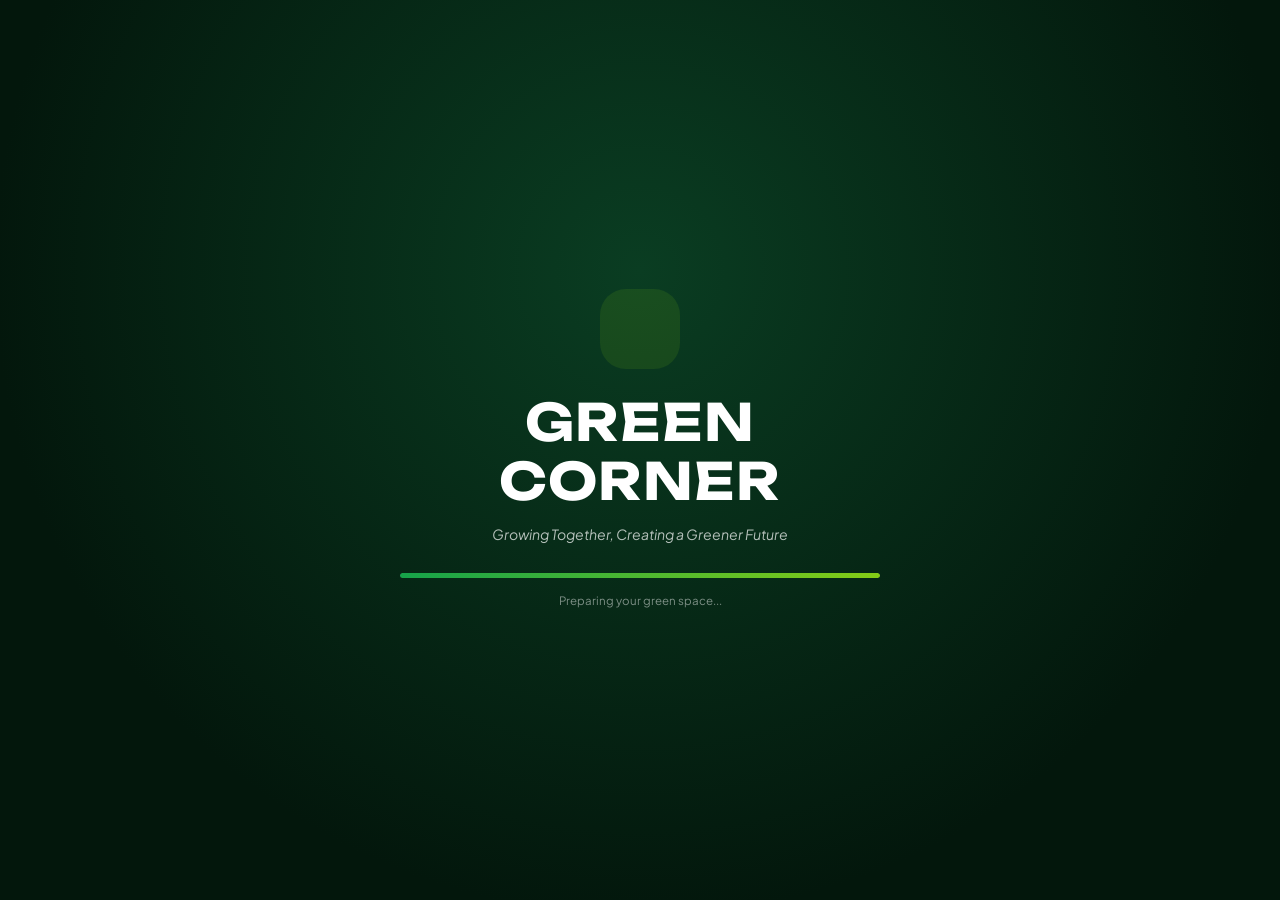
<file: index.html>
<!DOCTYPE html>
<html lang="id">

<head>

    <meta charset="UTF-8">

    <meta name="viewport"
          content="width=device-width, initial-scale=1.0">

    <title>Green Corner</title>


    <!-- Google Fonts -->

    <link rel="preconnect"
          href="https://fonts.googleapis.com">

    <link rel="preconnect"
          href="https://fonts.gstatic.com"
          crossorigin>

    <link href="https://fonts.googleapis.com/css2?family=Unbounded:wght@500;600;700;800&family=Plus+Jakarta+Sans:wght@400;500;600;700;800&display=swap"
          rel="stylesheet">


    <!-- Font Awesome -->

    <link rel="stylesheet"
          href="https://cdnjs.cloudflare.com/ajax/libs/font-awesome/6.7.2/css/all.min.css">


    <!-- Favicon -->
    <link rel="icon" type="image/png" href="assets/logo/logo.png">

    <!-- Meta Description -->
    <meta name="description" content="Green Corner - Proyek Kolaborasi Penanaman dan Perawatan Bougainvillea & Zinnia oleh Kelompok 2 SMK Negeri 2 Purwokerto.">

    <!-- CSS -->
    <link rel="stylesheet"
          href="style.css">
</head>


<body>


    <!-- =====================================================
         LOADING SCREEN
    ====================================================== -->

    <div id="loading-screen">

        <div class="loader-content">

            <div class="loader-icon">
                <span class="grow-stage stage-seed">🌱</span>
                <span class="grow-stage stage-sprout">🌷</span>
                <span class="grow-stage stage-leaf">🌿</span>
            </div>

            <h1>GREEN CORNER</h1>

            <p>
                Growing Together, Creating a Greener Future
            </p>

            <div class="loader-bar">

                <div class="loader-progress"></div>

            </div>

            <span class="loader-text">
                Preparing your green space...
            </span>

        </div>

    </div>



    <!-- =====================================================
         MAIN WEBSITE
    ====================================================== -->

    <main id="main-content">


        <section class="intro">

            <!-- dekorasi daun melayang -->
            <div class="intro-deco" aria-hidden="true">
                <span class="intro-leaf">🍃</span>
                <span class="intro-leaf">🌿</span>
                <span class="intro-leaf">🍃</span>
                <span class="intro-leaf">🌱</span>
                <span class="intro-leaf">🍃</span>
                <span class="intro-leaf">🌿</span>
            </div>


            <div class="intro-inner">


                <!-- ATAS: identitas sekolah -->
                <div class="intro-top">

                    <p class="small-title">
                        SMK NEGERI 2 PURWOKERTO
                    </p>

                </div>


                <!-- TENGAH: judul + tombol -->
                <div class="intro-center">


                    <h1>
                        GREEN <span>CORNER</span>
                    </h1>


                    <p class="group-name">
                        KELOMPOK 2
                    </p>


                    <p class="description">

                        A small step toward a greener,
                        more beautiful, and sustainable environment.

                    </p>


                    <a href="home.html"
                       class="start-button">

                        <i class="fa-solid fa-seedling"></i>

                        Jelajahi Website

                    </a>


                </div>


                <!-- BAWAH: info ringkas -->
                <div class="intro-bottom">

                    <div class="intro-stats">

                        <span class="intro-stat">
                            <i class="fa-solid fa-leaf"></i>
                            2 Jenis Tanaman
                        </span>

                        <span class="intro-stat">
                            <i class="fa-solid fa-users"></i>
                            6 Anggota
                        </span>

                        <span class="intro-stat">
                            <i class="fa-solid fa-calendar"></i>
                            2026 – 2027
                        </span>

                    </div>

                    <p class="intro-foot">
                        Proyek Kolaborasi · Penanaman &amp; Perawatan
                    </p>

                </div>


            </div>

        </section>


    </main>



    <!-- JavaScript -->

    <script src="js/script.js"></script>

</body>

</html>
</file>
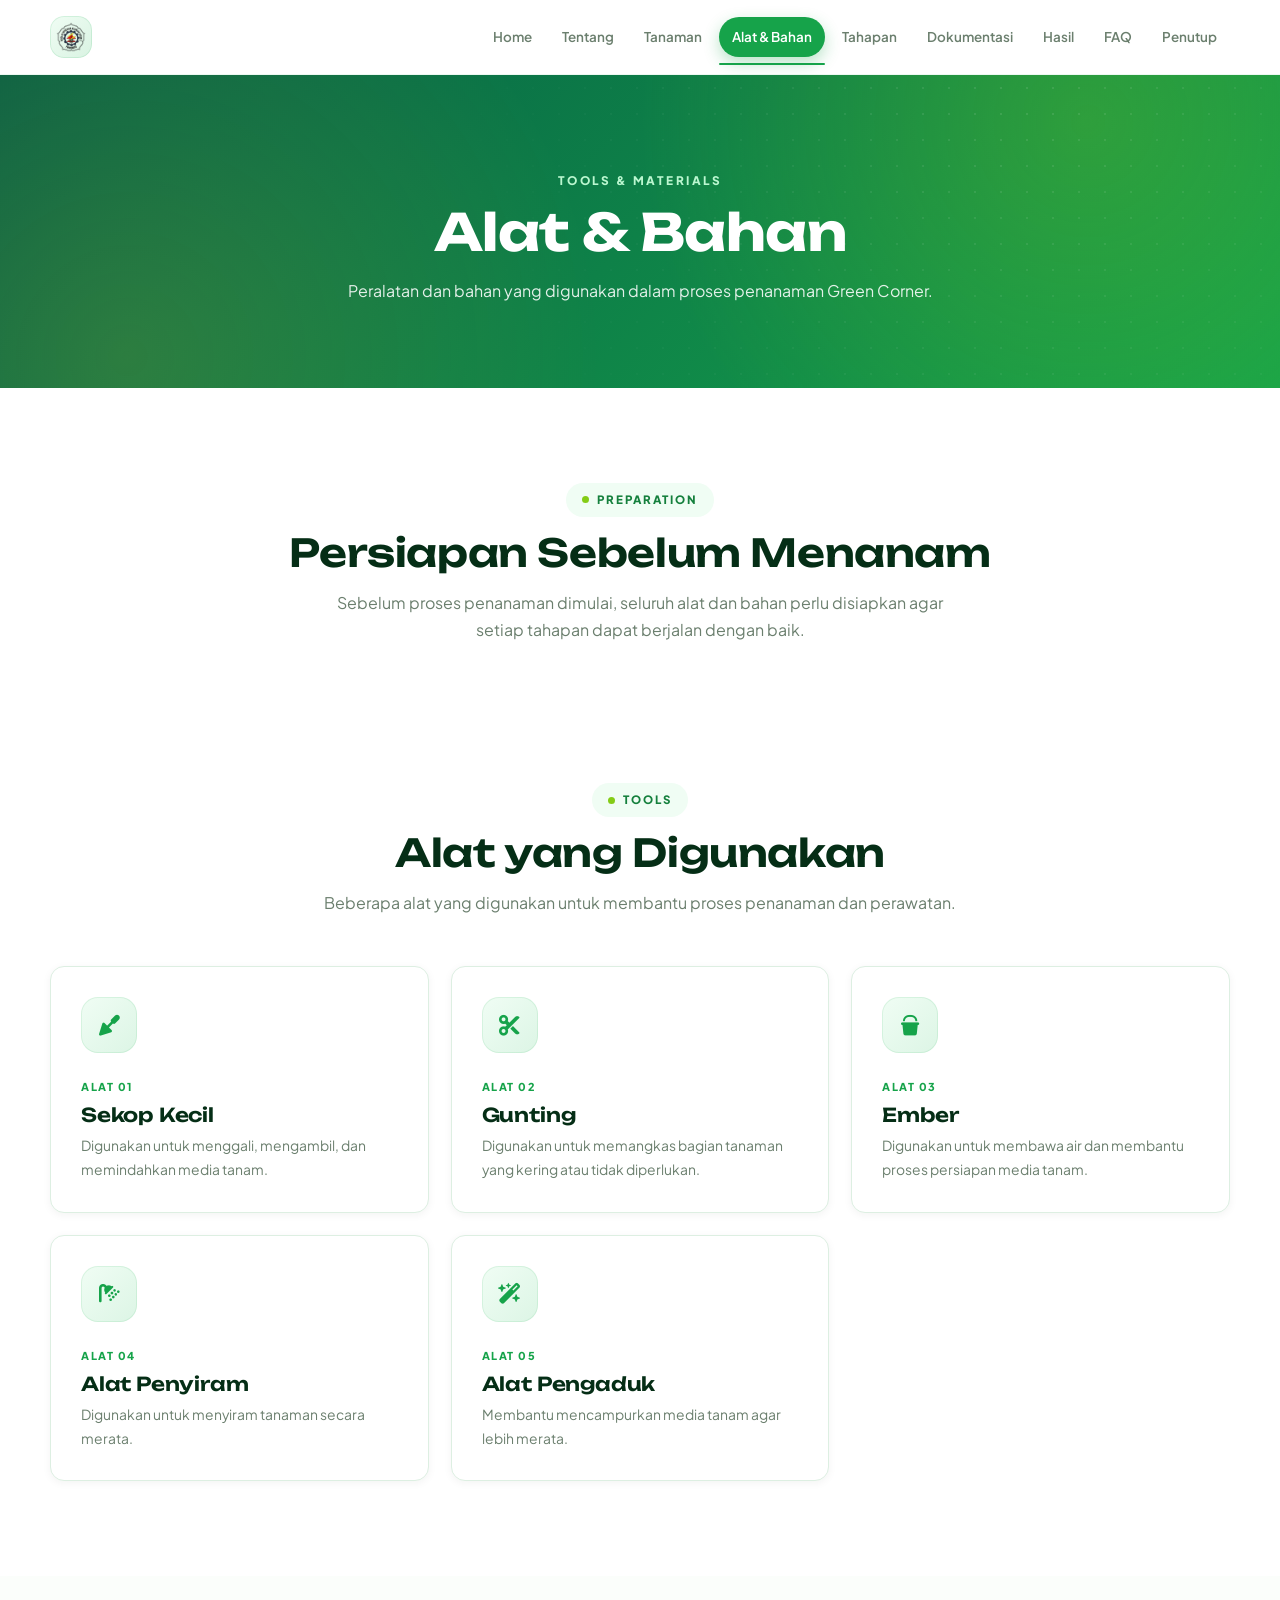
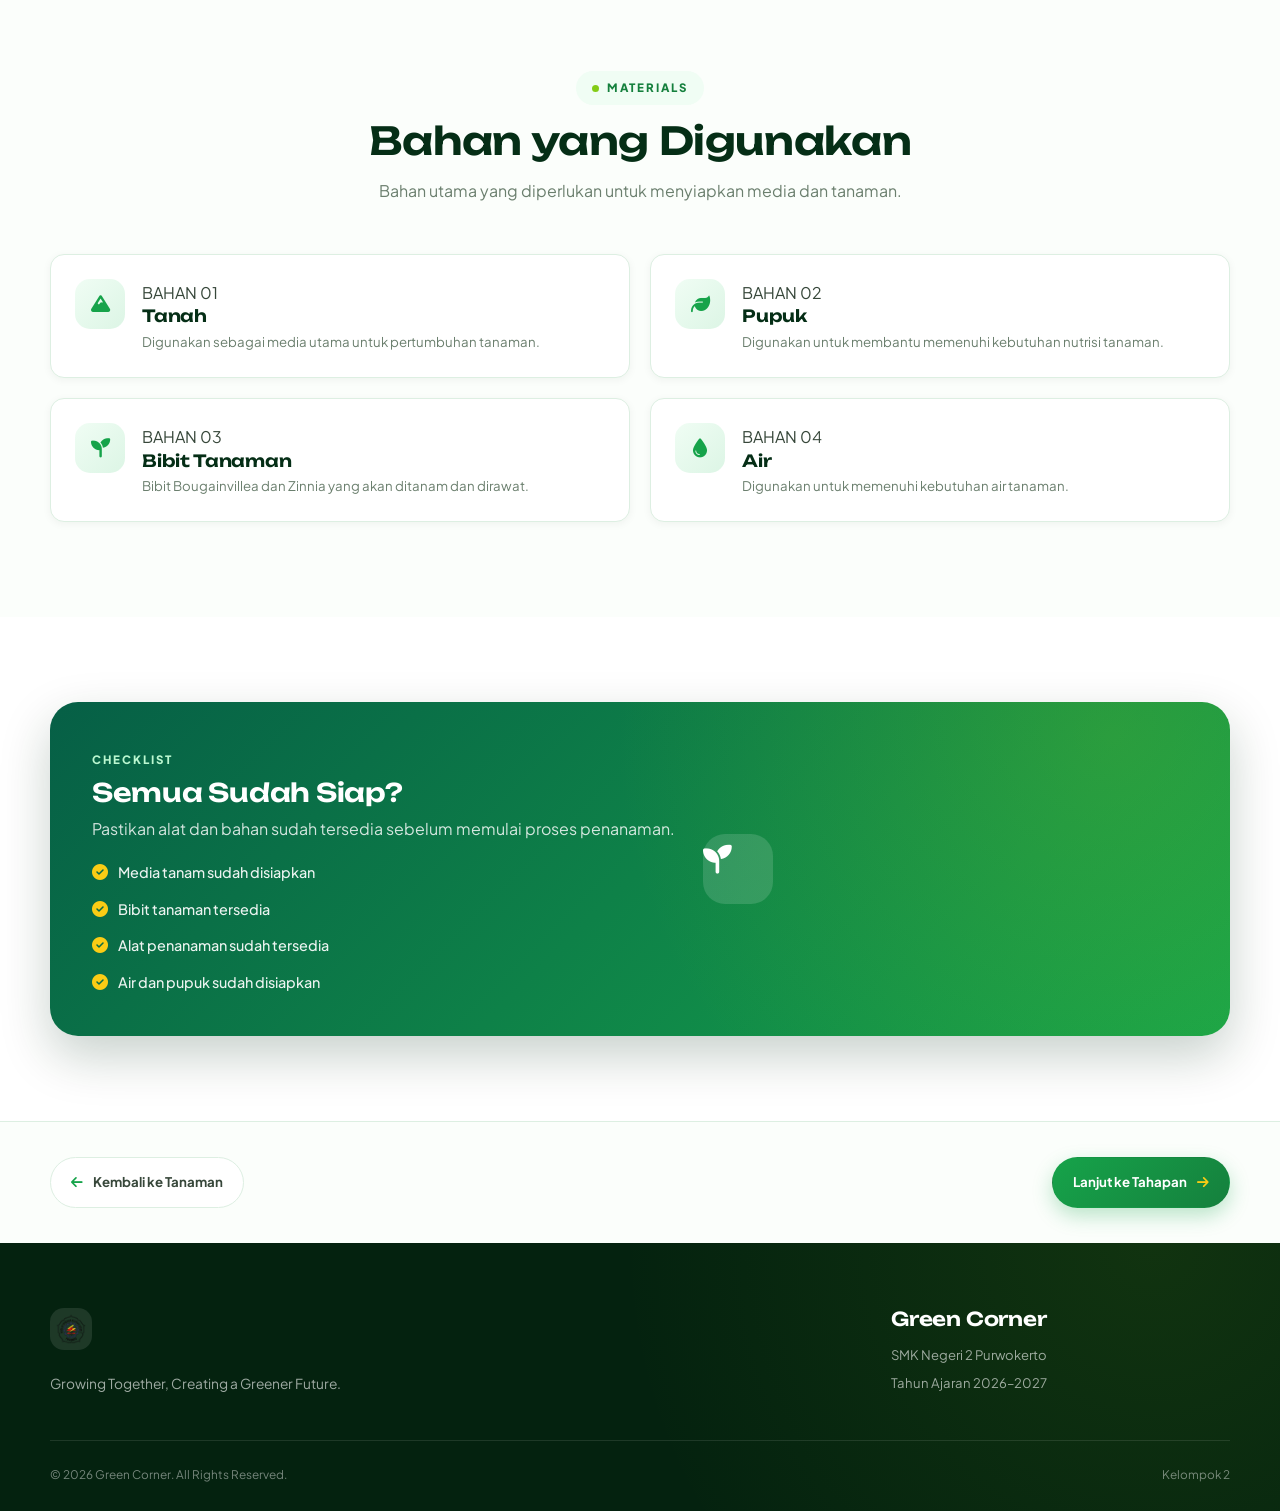
<file: alat.html>
<!DOCTYPE html>
<html lang="id">

<head>

    <meta charset="UTF-8">

    <meta name="viewport"
          content="width=device-width, initial-scale=1.0">

    <title>Alat & Bahan | Green Corner</title>


    <!-- Google Fonts -->

    <link rel="preconnect"
          href="https://fonts.googleapis.com">

    <link rel="preconnect"
          href="https://fonts.gstatic.com"
          crossorigin>

    <link href="https://fonts.googleapis.com/css2?family=Unbounded:wght@500;600;700;800&family=Plus+Jakarta+Sans:wght@400;500;600;700;800&display=swap"
          rel="stylesheet">


    <!-- Font Awesome -->

    <link rel="stylesheet"
          href="https://cdnjs.cloudflare.com/ajax/libs/font-awesome/6.7.2/css/all.min.css">


    <!-- Favicon -->
    <link rel="icon" type="image/png" href="assets/logo/logo.png">

    <!-- CSS -->

    <link rel="stylesheet"
          href="style.css">
</head>


<body>


    <!-- =====================================================
         NAVBAR
    ====================================================== -->

    <header class="navbar">

        <div class="container">


            <!-- LOGO -->

            <a href="home.html"
               class="nav-logo">

                <img class="nav-logo-icon" src="assets/logo/logo.png" alt="Logo Green Corner">

            </a>


            <!-- MOBILE MENU -->

            <button class="menu-toggle"
                    aria-label="Buka menu"
                    aria-expanded="false">

                <i class="fa-solid fa-bars"></i>

            </button>


            <!-- NAVIGATION -->

            <nav>

                <ul>

                    <li>
                        <a href="home.html">
                            Home
                        </a>
                    </li>

                    <li>
                        <a href="tentang.html">
                            Tentang
                        </a>
                    </li>

                    <li>
                        <a href="tanaman.html">
                            Tanaman
                        </a>
                    </li>

                    <li>
                        <a href="alat.html"
                           class="active">
                            Alat & Bahan
                        </a>
                    </li>

                    <li>
                        <a href="tahapan.html">
                            Tahapan
                        </a>
                    </li>

                    <li>
                        <a href="dokumentasi.html">
                            Dokumentasi
                        </a>
                    </li>

                    <li>
                        <a href="hasil.html">
                            Hasil
                        </a>
                    </li>

                    <li>
                        <a href="faq.html">
                            FAQ
                        </a>
                    </li>

                    <li>
                        <a href="penutup.html">
                            Penutup
                        </a>
                    </li>

                </ul>

            </nav>

        </div>

    </header>



    <!-- =====================================================
         PAGE HEADER
    ====================================================== -->

    <main>

        <section class="page-header">

            <div class="container">

                <div class="page-header-content">

                    <span>
                        TOOLS & MATERIALS
                    </span>

                    <h1>
                        Alat & Bahan
                    </h1>

                    <p>

                        Peralatan dan bahan yang digunakan
                        dalam proses penanaman Green Corner.

                    </p>

                </div>

            </div>

        </section>



        <!-- =====================================================
             INTRODUCTION
        ====================================================== -->

        <section class="tools-intro">

            <div class="container">

                <div class="section-title">

                    <span>
                        PREPARATION
                    </span>

                    <h2>
                        Persiapan Sebelum Menanam
                    </h2>

                    <p>

                        Sebelum proses penanaman dimulai,
                        seluruh alat dan bahan perlu disiapkan
                        agar setiap tahapan dapat berjalan
                        dengan baik.

                    </p>

                </div>

            </div>

        </section>



        <!-- =====================================================
             TOOLS
        ====================================================== -->

        <section class="tools-section">

            <div class="container">


                <div class="section-title">

                    <span>
                        TOOLS
                    </span>

                    <h2>
                        Alat yang Digunakan
                    </h2>

                    <p>

                        Beberapa alat yang digunakan untuk
                        membantu proses penanaman dan perawatan.

                    </p>

                </div>



                <div class="tools-grid">


                    <!-- SEKOP -->

                    <article class="tool-card">

                        <div class="tool-icon">

                            <i class="fa-solid fa-trowel"></i>

                        </div>

                        <span>
                            ALAT 01
                        </span>

                        <h3>
                            Sekop Kecil
                        </h3>

                        <p>

                            Digunakan untuk menggali,
                            mengambil, dan memindahkan
                            media tanam.

                        </p>

                    </article>



                    <!-- GUNTING -->

                    <article class="tool-card">

                        <div class="tool-icon">

                            <i class="fa-solid fa-scissors"></i>

                        </div>

                        <span>
                            ALAT 02
                        </span>

                        <h3>
                            Gunting
                        </h3>

                        <p>

                            Digunakan untuk memangkas
                            bagian tanaman yang kering
                            atau tidak diperlukan.

                        </p>

                    </article>



                    <!-- EMBER -->

                    <article class="tool-card">

                        <div class="tool-icon">

                            <i class="fa-solid fa-bucket"></i>

                        </div>

                        <span>
                            ALAT 03
                        </span>

                        <h3>
                            Ember
                        </h3>

                        <p>

                            Digunakan untuk membawa air
                            dan membantu proses persiapan
                            media tanam.

                        </p>

                    </article>



                    <!-- PENYIRAM -->

                    <article class="tool-card">

                        <div class="tool-icon">

                            <i class="fa-solid fa-shower"></i>

                        </div>

                        <span>
                            ALAT 04
                        </span>

                        <h3>
                            Alat Penyiram
                        </h3>

                        <p>

                            Digunakan untuk menyiram tanaman
                            secara merata.

                        </p>

                    </article>



                    <!-- PENGADUK -->

                    <article class="tool-card">

                        <div class="tool-icon">

                            <i class="fa-solid fa-wand-magic-sparkles"></i>

                        </div>

                        <span>
                            ALAT 05
                        </span>

                        <h3>
                            Alat Pengaduk
                        </h3>

                        <p>

                            Membantu mencampurkan media tanam
                            agar lebih merata.

                        </p>

                    </article>


                </div>

            </div>

        </section>



        <!-- =====================================================
             MATERIALS
        ====================================================== -->

        <section class="materials-section">

            <div class="container">


                <div class="section-title">

                    <span>
                        MATERIALS
                    </span>

                    <h2>
                        Bahan yang Digunakan
                    </h2>

                    <p>

                        Bahan utama yang diperlukan untuk
                        menyiapkan media dan tanaman.

                    </p>

                </div>



                <div class="materials-grid">



                    <!-- TANAH -->

                    <article class="material-card">

                        <div class="material-icon">

                            <i class="fa-solid fa-mountain"></i>

                        </div>

                        <div class="material-content">

                            <span>
                                BAHAN 01
                            </span>

                            <h3>
                                Tanah
                            </h3>

                            <p>

                                Digunakan sebagai media utama
                                untuk pertumbuhan tanaman.

                            </p>

                        </div>

                    </article>



                    <!-- PUPUK -->

                    <article class="material-card">

                        <div class="material-icon">

                            <i class="fa-solid fa-leaf"></i>

                        </div>

                        <div class="material-content">

                            <span>
                                BAHAN 02
                            </span>

                            <h3>
                                Pupuk
                            </h3>

                            <p>

                                Digunakan untuk membantu
                                memenuhi kebutuhan nutrisi
                                tanaman.

                            </p>

                        </div>

                    </article>



                    <!-- BIBIT -->

                    <article class="material-card">

                        <div class="material-icon">

                            <i class="fa-solid fa-seedling"></i>

                        </div>

                        <div class="material-content">

                            <span>
                                BAHAN 03
                            </span>

                            <h3>
                                Bibit Tanaman
                            </h3>

                            <p>

                                Bibit Bougainvillea dan Zinnia
                                yang akan ditanam dan dirawat.

                            </p>

                        </div>

                    </article>



                    <!-- AIR -->

                    <article class="material-card">

                        <div class="material-icon">

                            <i class="fa-solid fa-droplet"></i>

                        </div>

                        <div class="material-content">

                            <span>
                                BAHAN 04
                            </span>

                            <h3>
                                Air
                            </h3>

                            <p>

                                Digunakan untuk memenuhi
                                kebutuhan air tanaman.

                            </p>

                        </div>

                    </article>


                </div>

            </div>

        </section>



        <!-- =====================================================
             PREPARATION CHECKLIST
        ====================================================== -->

        <section class="preparation-section">

            <div class="container">


                <div class="preparation-box">


                    <div class="preparation-content">

                        <span>
                            CHECKLIST
                        </span>

                        <h2>
                            Semua Sudah Siap?
                        </h2>

                        <p>

                            Pastikan alat dan bahan sudah tersedia
                            sebelum memulai proses penanaman.

                        </p>


                        <ul class="checklist">

                            <li>

                                <i class="fa-solid fa-circle-check"></i>

                                Media tanam sudah disiapkan

                            </li>

                            <li>

                                <i class="fa-solid fa-circle-check"></i>

                                Bibit tanaman tersedia

                            </li>

                            <li>

                                <i class="fa-solid fa-circle-check"></i>

                                Alat penanaman sudah tersedia

                            </li>

                            <li>

                                <i class="fa-solid fa-circle-check"></i>

                                Air dan pupuk sudah disiapkan

                            </li>

                        </ul>

                    </div>


                    <div class="preparation-icon">

                        <i class="fa-solid fa-seedling"></i>

                    </div>


                </div>

            </div>

        </section>



        <!-- =====================================================
             NAVIGATION
        ====================================================== -->

        <section class="page-navigation">

            <div class="container">


                <a href="tanaman.html"
                   class="page-nav-button">

                    <i class="fa-solid fa-arrow-left"></i>

                    <span>
                        Kembali ke Tanaman
                    </span>

                </a>


                <a href="tahapan.html"
                   class="page-nav-button next">

                    <span>
                        Lanjut ke Tahapan
                    </span>

                    <i class="fa-solid fa-arrow-right"></i>

                </a>


            </div>

        </section>


    </main>



    <!-- =====================================================
         FOOTER
    ====================================================== -->

    <footer class="footer">

        <div class="container">


            <div class="footer-main">


                <div class="footer-brand">

                    <a href="home.html"
                       class="nav-logo">

                        <img class="nav-logo-icon" src="assets/logo/logo.png" alt="Logo Green Corner">

                    </a>

                    <p>

                        Growing Together,
                        Creating a Greener Future.

                    </p>

                </div>


                <div class="footer-info">

                    <h3>
                        Green Corner
                    </h3>

                    <p>
                        SMK Negeri 2 Purwokerto
                    </p>

                    <p>
                        Tahun Ajaran 2026–2027
                    </p>

                </div>


            </div>


            <div class="footer-bottom">

                <p>
                    © 2026 Green Corner. All Rights Reserved.
                </p>

                <p>
                    Kelompok 2
                </p>

            </div>


        </div>

    </footer>



    <!-- =====================================================
         JAVASCRIPT
    ====================================================== -->

    <script src="js/script.js"></script>

</body>

</html>
</file>
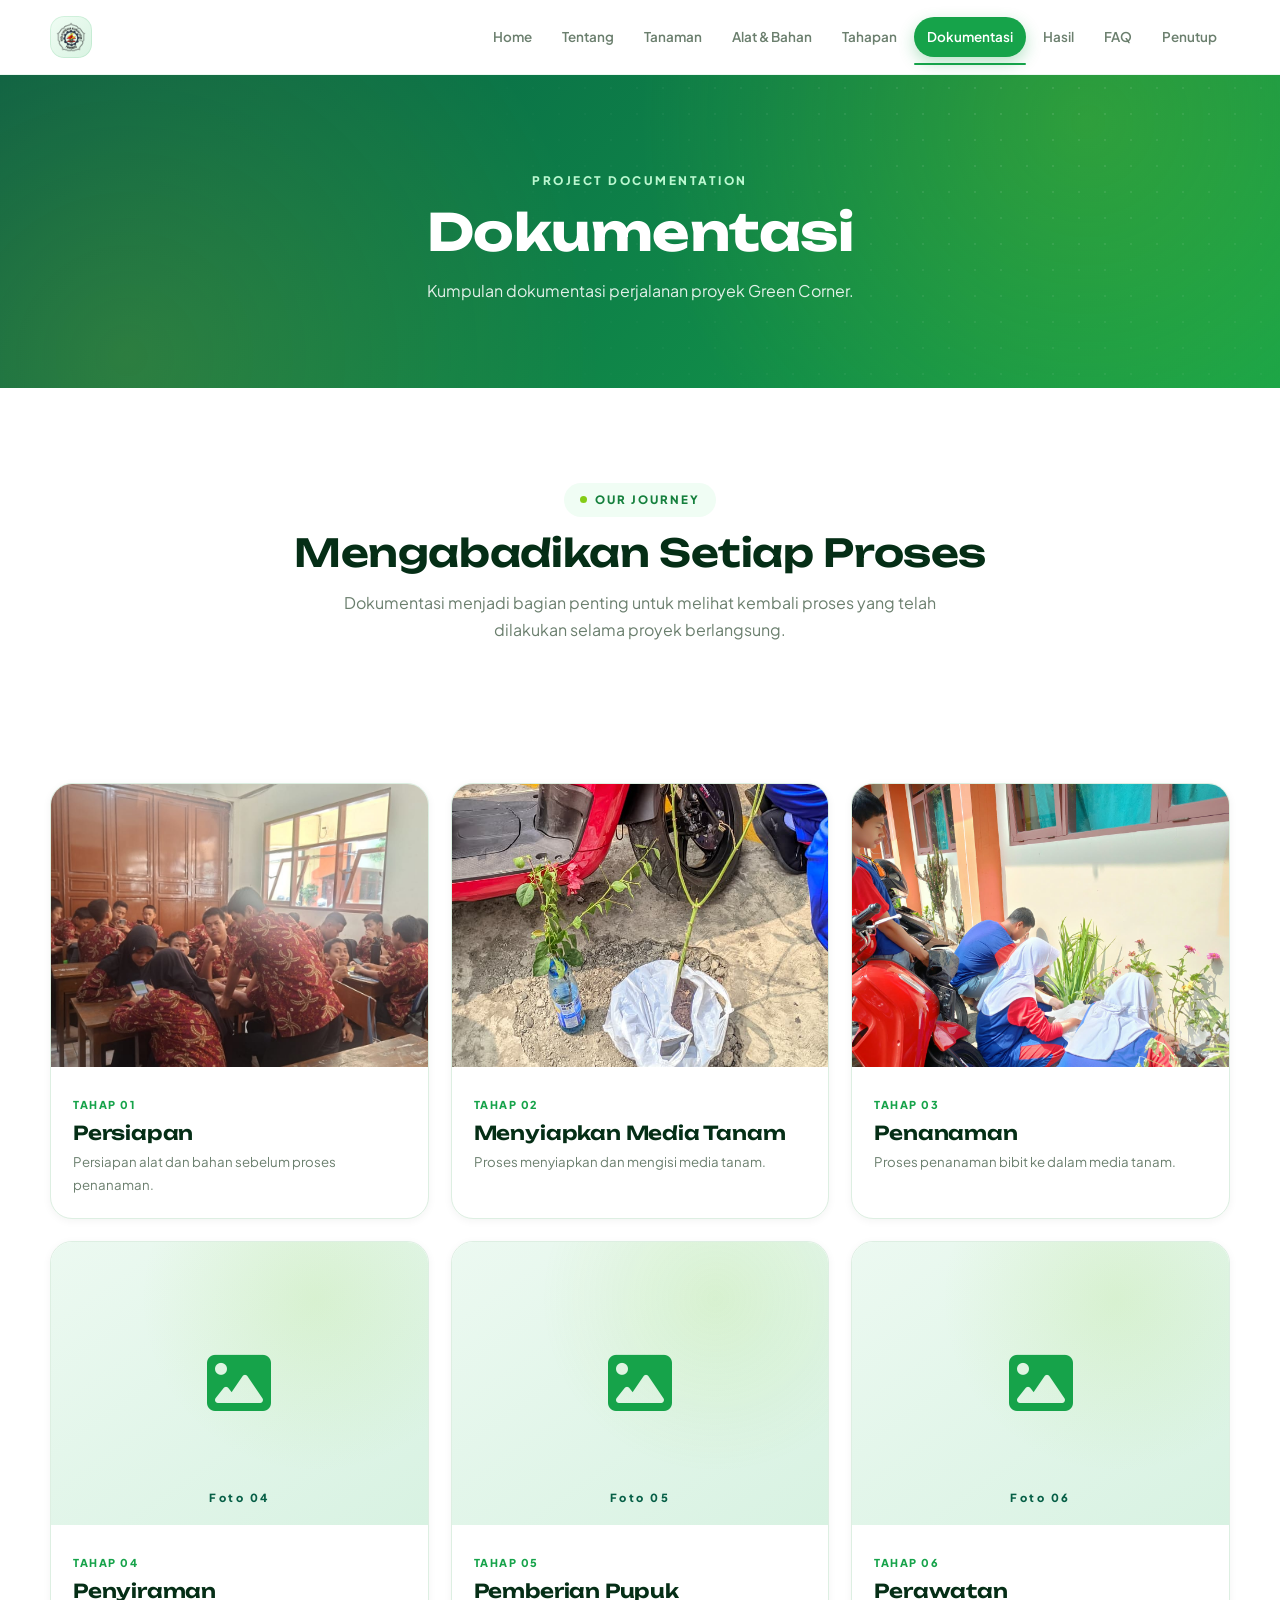
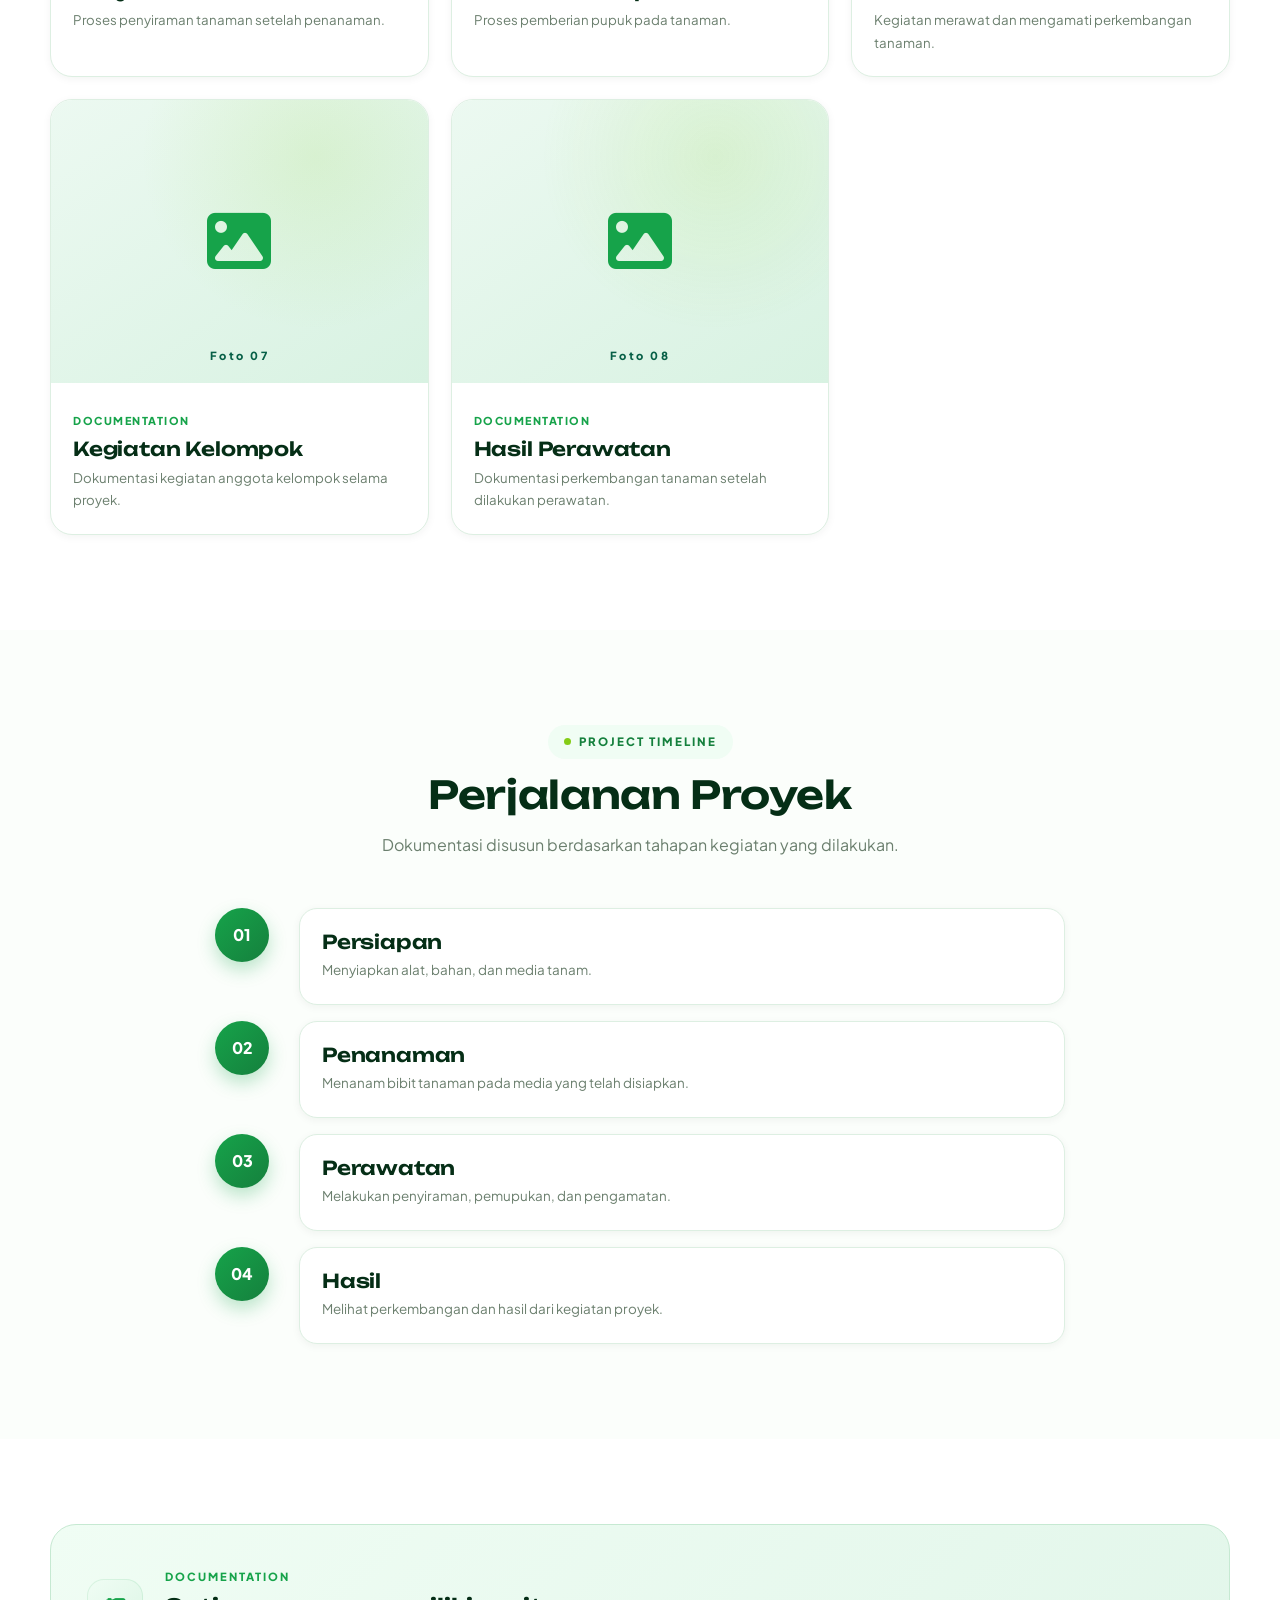
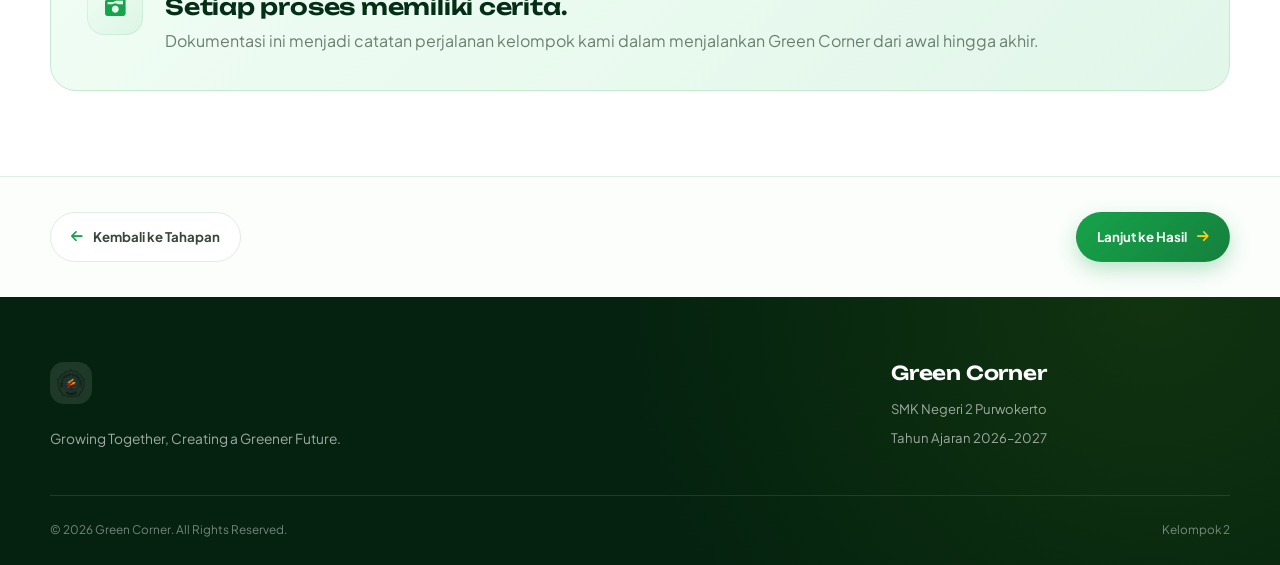
<file: dokumentasi.html>
<!DOCTYPE html>
<html lang="id">

<head>

    <meta charset="UTF-8">

    <meta name="viewport"
          content="width=device-width, initial-scale=1.0">

    <title>Dokumentasi | Green Corner</title>


    <!-- Google Fonts -->

    <link rel="preconnect"
          href="https://fonts.googleapis.com">

    <link rel="preconnect"
          href="https://fonts.gstatic.com"
          crossorigin>

    <link href="https://fonts.googleapis.com/css2?family=Unbounded:wght@500;600;700;800&family=Plus+Jakarta+Sans:wght@400;500;600;700;800&display=swap"
          rel="stylesheet">


    <!-- Font Awesome -->

    <link rel="stylesheet"
          href="https://cdnjs.cloudflare.com/ajax/libs/font-awesome/6.7.2/css/all.min.css">


    <!-- Favicon -->
    <link rel="icon" type="image/png" href="assets/logo/logo.png">

    <!-- CSS -->
    <link rel="stylesheet"
          href="style.css">
</head>


<body>


    <!-- =====================================================
         NAVBAR
    ====================================================== -->

    <header class="navbar">

        <div class="container">


            <!-- LOGO -->

            <a href="home.html"
               class="nav-logo">

                <img class="nav-logo-icon" src="assets/logo/logo.png" alt="Logo Green Corner">

            </a>


            <!-- MOBILE MENU -->

            <button class="menu-toggle"
                    aria-label="Buka menu"
                    aria-expanded="false">

                <i class="fa-solid fa-bars"></i>

            </button>


            <!-- NAVIGATION -->

            <nav>

                <ul>

                    <li>
                        <a href="home.html">
                            Home
                        </a>
                    </li>

                    <li>
                        <a href="tentang.html">
                            Tentang
                        </a>
                    </li>

                    <li>
                        <a href="tanaman.html">
                            Tanaman
                        </a>
                    </li>

                    <li>
                        <a href="alat.html">
                            Alat & Bahan
                        </a>
                    </li>

                    <li>
                        <a href="tahapan.html">
                            Tahapan
                        </a>
                    </li>

                    <li>
                        <a href="dokumentasi.html"
                           class="active">
                            Dokumentasi
                        </a>
                    </li>

                    <li>
                        <a href="hasil.html">
                            Hasil
                        </a>
                    </li>

                    <li>
                        <a href="faq.html">
                            FAQ
                        </a>
                    </li>

                    <li>
                        <a href="penutup.html">
                            Penutup
                        </a>
                    </li>

                </ul>

            </nav>

        </div>

    </header>



    <!-- =====================================================
         PAGE HEADER
    ====================================================== -->

    <main>

        <section class="page-header">

            <div class="container">

                <div class="page-header-content">

                    <span>
                        PROJECT DOCUMENTATION
                    </span>

                    <h1>
                        Dokumentasi
                    </h1>

                    <p>

                        Kumpulan dokumentasi perjalanan
                        proyek Green Corner.

                    </p>

                </div>

            </div>

        </section>



        <!-- =====================================================
             INTRODUCTION
        ====================================================== -->

        <section class="documentation-intro">

            <div class="container">

                <div class="section-title">

                    <span>
                        OUR JOURNEY
                    </span>

                    <h2>
                        Mengabadikan Setiap Proses
                    </h2>

                    <p>

                        Dokumentasi menjadi bagian penting
                        untuk melihat kembali proses yang telah
                        dilakukan selama proyek berlangsung.

                    </p>

                </div>

            </div>

        </section>



        <!-- =====================================================
             PHOTO GALLERY
        ====================================================== -->

        <section class="gallery-section">

            <div class="container">


                <div class="gallery-grid">


                    <!-- PHOTO 01 -->

                    <article class="gallery-item">


                        <div class="gallery-image">

                            <div class="gallery-placeholder photo-upload-slot" data-photo-id="dok-foto-foto-01" data-photo-label="Foto 01" data-photo-default="assets/dokumentasi/dok-01-persiapan.jpg">

                                <i class="fa-solid fa-image"></i>

                                <span>
                                    Foto 01
                                </span>

                            </div>

                        </div>


                        <div class="gallery-content">

                            <span>
                                TAHAP 01
                            </span>

                            <h3>
                                Persiapan
                            </h3>

                            <p>

                                Persiapan alat dan bahan
                                sebelum proses penanaman.

                            </p>

                        </div>


                    </article>



                    <!-- PHOTO 02 -->

                    <article class="gallery-item">


                        <div class="gallery-image">

                            <div class="gallery-placeholder photo-upload-slot" data-photo-id="dok-foto-foto-02" data-photo-label="Foto 02" data-photo-default="assets/dokumentasi/dok-02-media-tanam.jpg">

                                <i class="fa-solid fa-image"></i>

                                <span>
                                    Foto 02
                                </span>

                            </div>

                        </div>


                        <div class="gallery-content">

                            <span>
                                TAHAP 02
                            </span>

                            <h3>
                                Menyiapkan Media Tanam
                            </h3>

                            <p>

                                Proses menyiapkan dan mengisi
                                media tanam.

                            </p>

                        </div>


                    </article>



                    <!-- PHOTO 03 -->

                    <article class="gallery-item">


                        <div class="gallery-image">

                            <div class="gallery-placeholder photo-upload-slot" data-photo-id="dok-foto-foto-03" data-photo-label="Foto 03" data-photo-default="assets/dokumentasi/dok-03-penanaman.jpg">

                                <i class="fa-solid fa-image"></i>

                                <span>
                                    Foto 03
                                </span>

                            </div>

                        </div>


                        <div class="gallery-content">

                            <span>
                                TAHAP 03
                            </span>

                            <h3>
                                Penanaman
                            </h3>

                            <p>

                                Proses penanaman bibit
                                ke dalam media tanam.

                            </p>

                        </div>


                    </article>



                    <!-- PHOTO 04 -->

                    <article class="gallery-item">


                        <div class="gallery-image">

                            <div class="gallery-placeholder photo-upload-slot" data-photo-id="dok-foto-foto-04" data-photo-label="Foto 04">

                                <i class="fa-solid fa-image"></i>

                                <span>
                                    Foto 04
                                </span>

                            </div>

                        </div>


                        <div class="gallery-content">

                            <span>
                                TAHAP 04
                            </span>

                            <h3>
                                Penyiraman
                            </h3>

                            <p>

                                Proses penyiraman tanaman
                                setelah penanaman.

                            </p>

                        </div>


                    </article>



                    <!-- PHOTO 05 -->

                    <article class="gallery-item">


                        <div class="gallery-image">

                            <div class="gallery-placeholder photo-upload-slot" data-photo-id="dok-foto-foto-05" data-photo-label="Foto 05">

                                <i class="fa-solid fa-image"></i>

                                <span>
                                    Foto 05
                                </span>

                            </div>

                        </div>


                        <div class="gallery-content">

                            <span>
                                TAHAP 05
                            </span>

                            <h3>
                                Pemberian Pupuk
                            </h3>

                            <p>

                                Proses pemberian pupuk
                                pada tanaman.

                            </p>

                        </div>


                    </article>



                    <!-- PHOTO 06 -->

                    <article class="gallery-item">


                        <div class="gallery-image">

                            <div class="gallery-placeholder photo-upload-slot" data-photo-id="dok-foto-foto-06" data-photo-label="Foto 06">

                                <i class="fa-solid fa-image"></i>

                                <span>
                                    Foto 06
                                </span>

                            </div>

                        </div>


                        <div class="gallery-content">

                            <span>
                                TAHAP 06
                            </span>

                            <h3>
                                Perawatan
                            </h3>

                            <p>

                                Kegiatan merawat dan mengamati
                                perkembangan tanaman.

                            </p>

                        </div>


                    </article>



                    <!-- PHOTO 07 -->

                    <article class="gallery-item">


                        <div class="gallery-image">

                            <div class="gallery-placeholder photo-upload-slot" data-photo-id="dok-foto-foto-07" data-photo-label="Foto 07">

                                <i class="fa-solid fa-image"></i>

                                <span>
                                    Foto 07
                                </span>

                            </div>

                        </div>


                        <div class="gallery-content">

                            <span>
                                DOCUMENTATION
                            </span>

                            <h3>
                                Kegiatan Kelompok
                            </h3>

                            <p>

                                Dokumentasi kegiatan anggota
                                kelompok selama proyek.

                            </p>

                        </div>


                    </article>



                    <!-- PHOTO 08 -->

                    <article class="gallery-item">


                        <div class="gallery-image">

                            <div class="gallery-placeholder photo-upload-slot" data-photo-id="dok-foto-foto-08" data-photo-label="Foto 08">

                                <i class="fa-solid fa-image"></i>

                                <span>
                                    Foto 08
                                </span>

                            </div>

                        </div>


                        <div class="gallery-content">

                            <span>
                                DOCUMENTATION
                            </span>

                            <h3>
                                Hasil Perawatan
                            </h3>

                            <p>

                                Dokumentasi perkembangan tanaman
                                setelah dilakukan perawatan.

                            </p>

                        </div>


                    </article>


                </div>

            </div>

        </section>



        <!-- =====================================================
             DOCUMENTATION TIMELINE
        ====================================================== -->

        <section class="documentation-timeline">

            <div class="container">


                <div class="section-title">

                    <span>
                        PROJECT TIMELINE
                    </span>

                    <h2>
                        Perjalanan Proyek
                    </h2>

                    <p>

                        Dokumentasi disusun berdasarkan
                        tahapan kegiatan yang dilakukan.

                    </p>

                </div>


                <div class="timeline-list">


                    <div class="timeline-item">

                        <div class="timeline-number">
                            01
                        </div>

                        <div class="timeline-content">

                            <h3>
                                Persiapan
                            </h3>

                            <p>
                                Menyiapkan alat, bahan,
                                dan media tanam.
                            </p>

                        </div>

                    </div>


                    <div class="timeline-item">

                        <div class="timeline-number">
                            02
                        </div>

                        <div class="timeline-content">

                            <h3>
                                Penanaman
                            </h3>

                            <p>
                                Menanam bibit tanaman
                                pada media yang telah disiapkan.
                            </p>

                        </div>

                    </div>


                    <div class="timeline-item">

                        <div class="timeline-number">
                            03
                        </div>

                        <div class="timeline-content">

                            <h3>
                                Perawatan
                            </h3>

                            <p>
                                Melakukan penyiraman,
                                pemupukan, dan pengamatan.
                            </p>

                        </div>

                    </div>


                    <div class="timeline-item">

                        <div class="timeline-number">
                            04
                        </div>

                        <div class="timeline-content">

                            <h3>
                                Hasil
                            </h3>

                            <p>
                                Melihat perkembangan dan
                                hasil dari kegiatan proyek.
                            </p>

                        </div>

                    </div>


                </div>

            </div>

        </section>



        <!-- =====================================================
             PHOTO NOTE
        ====================================================== -->

        <section class="documentation-note">

            <div class="container">


                <div class="note-box">


                    <div class="note-icon">

                        <i class="fa-solid fa-camera-retro"></i>

                    </div>


                    <div class="note-content">

                        <span>
                            DOCUMENTATION
                        </span>

                        <h2>
                            Setiap proses memiliki cerita.
                        </h2>

                        <p>

                            Dokumentasi ini menjadi catatan
                            perjalanan kelompok kami dalam
                            menjalankan Green Corner dari
                            awal hingga akhir.

                        </p>

                    </div>


                </div>

            </div>

        </section>



        <!-- =====================================================
             NAVIGATION
        ====================================================== -->

        <section class="page-navigation">

            <div class="container">


                <a href="tahapan.html"
                   class="page-nav-button">

                    <i class="fa-solid fa-arrow-left"></i>

                    <span>
                        Kembali ke Tahapan
                    </span>

                </a>


                <a href="hasil.html"
                   class="page-nav-button next">

                    <span>
                        Lanjut ke Hasil
                    </span>

                    <i class="fa-solid fa-arrow-right"></i>

                </a>


            </div>

        </section>


    </main>



    <!-- =====================================================
         FOOTER
    ====================================================== -->

    <footer class="footer">

        <div class="container">


            <div class="footer-main">


                <div class="footer-brand">

                    <a href="home.html"
                       class="nav-logo">

                        <img class="nav-logo-icon" src="assets/logo/logo.png" alt="Logo Green Corner">

                    </a>


                    <p>

                        Growing Together,
                        Creating a Greener Future.

                    </p>

                </div>


                <div class="footer-info">

                    <h3>
                        Green Corner
                    </h3>

                    <p>
                        SMK Negeri 2 Purwokerto
                    </p>

                    <p>
                        Tahun Ajaran 2026–2027
                    </p>

                </div>


            </div>


            <div class="footer-bottom">

                <p>
                    © 2026 Green Corner. All Rights Reserved.
                </p>

                <p>
                    Kelompok 2
                </p>

            </div>


        </div>

    </footer>



    <!-- =====================================================
         JAVASCRIPT
    ====================================================== -->

    <script src="js/script.js"></script>

</body>

</html>
</file>
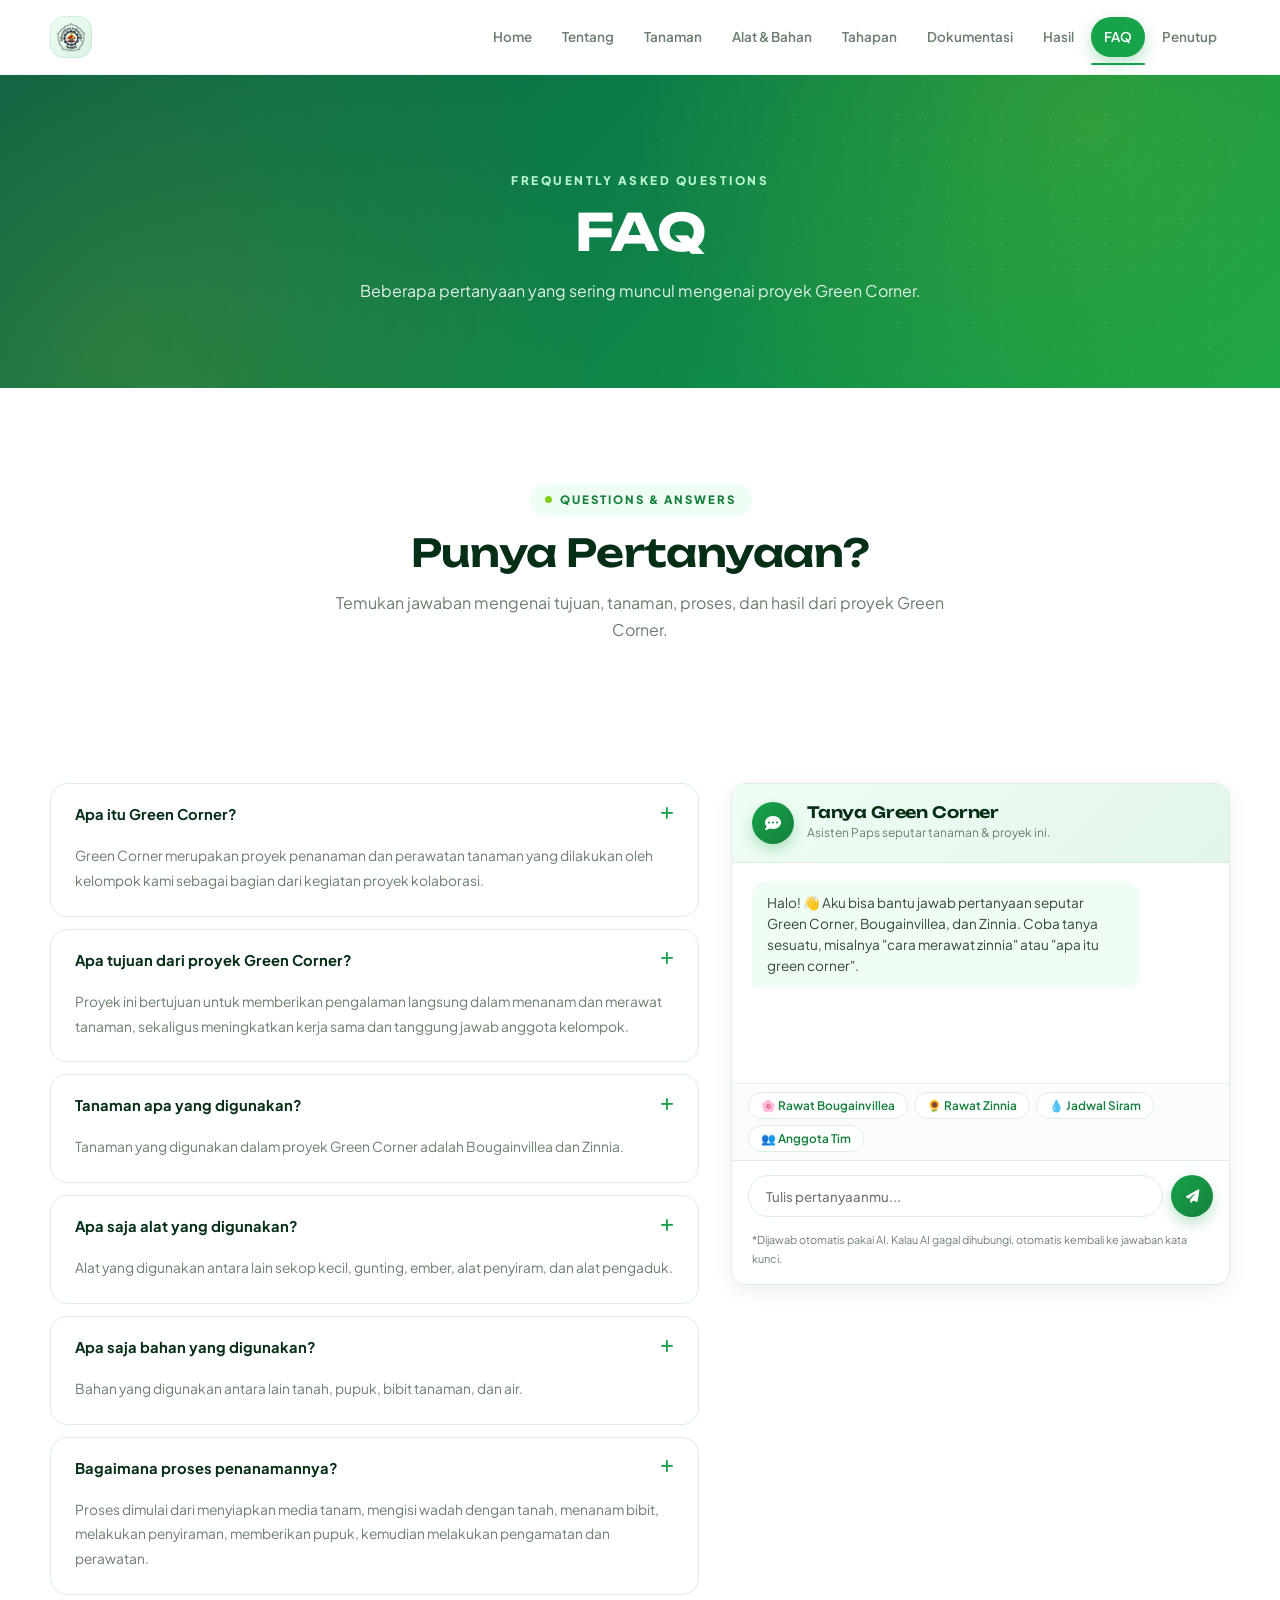
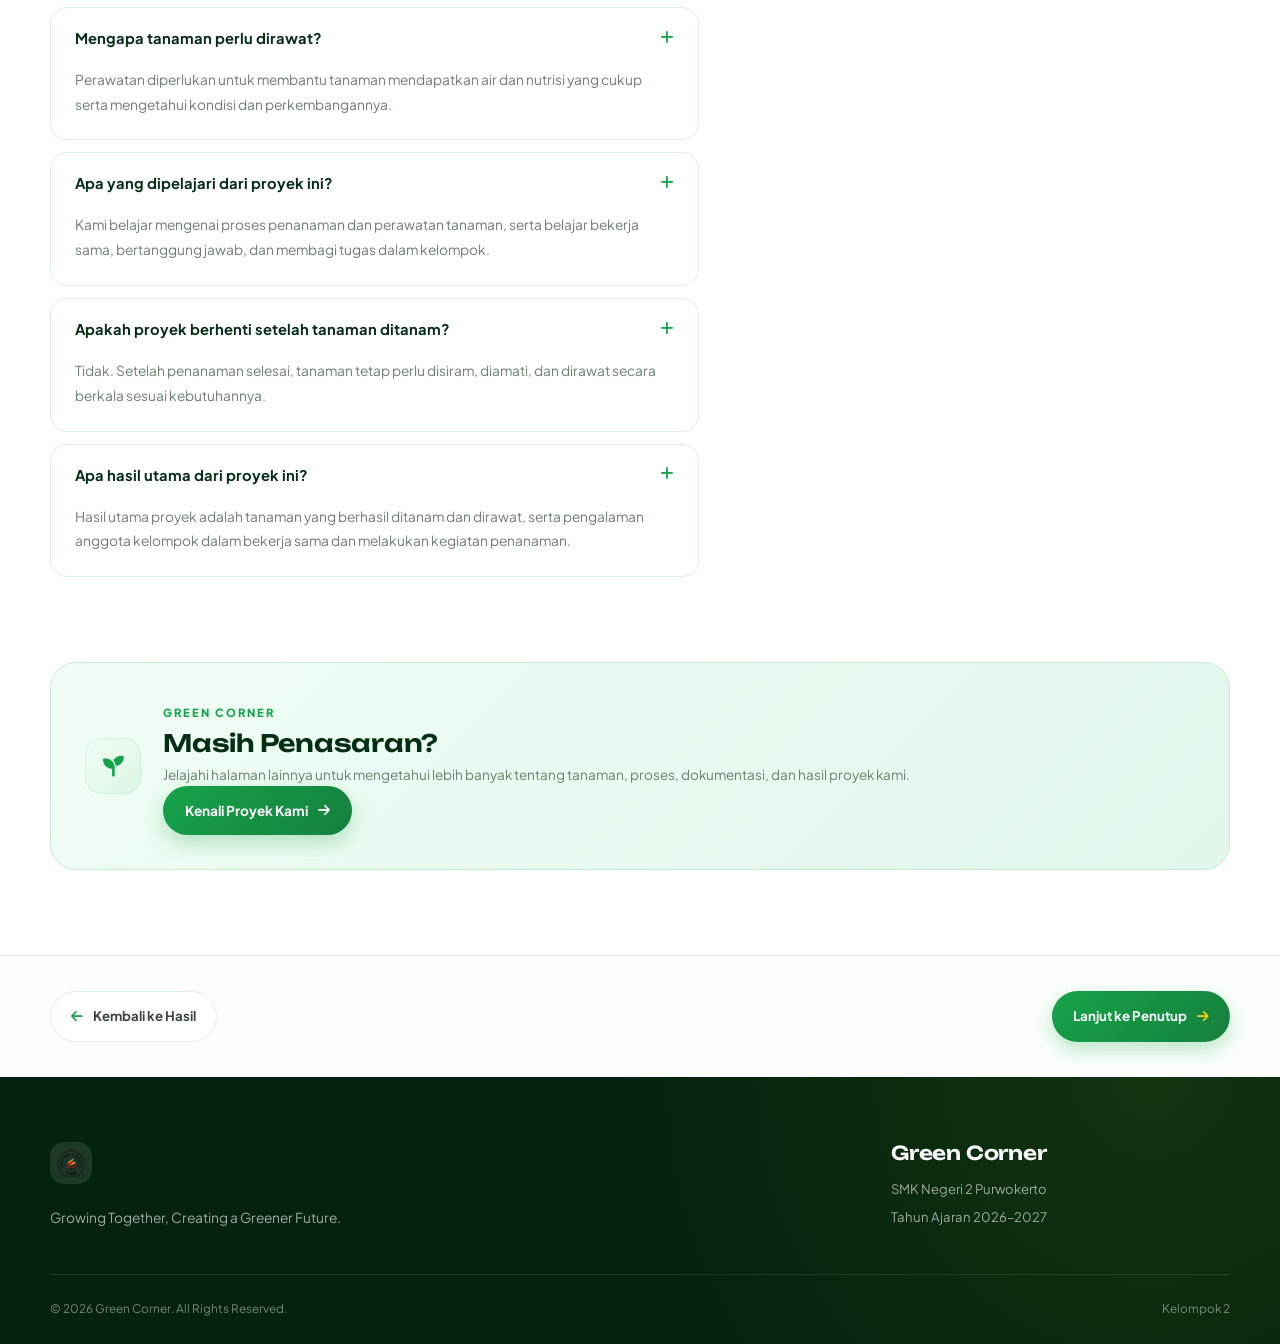
<file: faq.html>
<!DOCTYPE html>
<html lang="id">

<head>

    <meta charset="UTF-8">

    <meta name="viewport"
          content="width=device-width, initial-scale=1.0">

    <title>FAQ | Green Corner</title>


    <!-- Google Fonts -->

    <link rel="preconnect"
          href="https://fonts.googleapis.com">

    <link rel="preconnect"
          href="https://fonts.gstatic.com"
          crossorigin>

    <link href="https://fonts.googleapis.com/css2?family=Unbounded:wght@500;600;700;800&family=Plus+Jakarta+Sans:wght@400;500;600;700;800&display=swap"
          rel="stylesheet">


    <!-- Font Awesome -->

    <link rel="stylesheet"
          href="https://cdnjs.cloudflare.com/ajax/libs/font-awesome/6.7.2/css/all.min.css">


    <!-- Favicon -->
    <link rel="icon" type="image/png" href="assets/logo/logo.png">

    <!-- CSS -->
    <link rel="stylesheet"
          href="style.css">
</head>


<body>


    <!-- =====================================================
         NAVBAR
    ====================================================== -->

    <header class="navbar">

        <div class="container">


            <!-- LOGO -->

            <a href="home.html"
               class="nav-logo">

                <img class="nav-logo-icon" src="assets/logo/logo.png" alt="Logo Green Corner">

            </a>


            <!-- MOBILE MENU -->

            <button class="menu-toggle"
                    aria-label="Buka menu"
                    aria-expanded="false">

                <i class="fa-solid fa-bars"></i>

            </button>


            <!-- NAVIGATION -->

            <nav>

                <ul>

                    <li>
                        <a href="home.html">
                            Home
                        </a>
                    </li>

                    <li>
                        <a href="tentang.html">
                            Tentang
                        </a>
                    </li>

                    <li>
                        <a href="tanaman.html">
                            Tanaman
                        </a>
                    </li>

                    <li>
                        <a href="alat.html">
                            Alat & Bahan
                        </a>
                    </li>

                    <li>
                        <a href="tahapan.html">
                            Tahapan
                        </a>
                    </li>

                    <li>
                        <a href="dokumentasi.html">
                            Dokumentasi
                        </a>
                    </li>

                    <li>
                        <a href="hasil.html">
                            Hasil
                        </a>
                    </li>

                    <li>
                        <a href="faq.html"
                           class="active">
                            FAQ
                        </a>
                    </li>

                    <li>
                        <a href="penutup.html">
                            Penutup
                        </a>
                    </li>

                </ul>

            </nav>

        </div>

    </header>



    <!-- =====================================================
         PAGE HEADER
    ====================================================== -->

    <main>

        <section class="page-header">

            <div class="container">

                <div class="page-header-content">

                    <span>
                        FREQUENTLY ASKED QUESTIONS
                    </span>

                    <h1>
                        FAQ
                    </h1>

                    <p>

                        Beberapa pertanyaan yang sering muncul
                        mengenai proyek Green Corner.

                    </p>

                </div>

            </div>

        </section>



        <!-- =====================================================
             FAQ INTRO
        ====================================================== -->

        <section class="faq-intro">

            <div class="container">

                <div class="section-title">

                    <span>
                        QUESTIONS & ANSWERS
                    </span>

                    <h2>
                        Punya Pertanyaan?
                    </h2>

                    <p>

                        Temukan jawaban mengenai tujuan,
                        tanaman, proses, dan hasil dari
                        proyek Green Corner.

                    </p>

                </div>

            </div>

        </section>



        <!-- =====================================================
             FAQ LIST
        ====================================================== -->

        <section class="faq-section">

            <div class="container">


                <div class="faq-layout">


                <div class="faq-list">


                    <!-- FAQ 01 -->

                    <article class="faq-item">

                        <button class="faq-question"
                                type="button"
                                aria-expanded="false">

                            <span>
                                Apa itu Green Corner?
                            </span>

                            <i class="fa-solid fa-plus"></i>

                        </button>


                        <div class="faq-answer">

                            <p>

                                Green Corner merupakan proyek
                                penanaman dan perawatan tanaman
                                yang dilakukan oleh kelompok kami
                                sebagai bagian dari kegiatan
                                proyek kolaborasi.

                            </p>

                        </div>

                    </article>



                    <!-- FAQ 02 -->

                    <article class="faq-item">

                        <button class="faq-question"
                                type="button"
                                aria-expanded="false">

                            <span>
                                Apa tujuan dari proyek Green Corner?
                            </span>

                            <i class="fa-solid fa-plus"></i>

                        </button>


                        <div class="faq-answer">

                            <p>

                                Proyek ini bertujuan untuk
                                memberikan pengalaman langsung
                                dalam menanam dan merawat tanaman,
                                sekaligus meningkatkan kerja sama
                                dan tanggung jawab anggota kelompok.

                            </p>

                        </div>

                    </article>



                    <!-- FAQ 03 -->

                    <article class="faq-item">

                        <button class="faq-question"
                                type="button"
                                aria-expanded="false">

                            <span>
                                Tanaman apa yang digunakan?
                            </span>

                            <i class="fa-solid fa-plus"></i>

                        </button>


                        <div class="faq-answer">

                            <p>

                                Tanaman yang digunakan dalam
                                proyek Green Corner adalah
                                Bougainvillea dan Zinnia.

                            </p>

                        </div>

                    </article>



                    <!-- FAQ 04 -->

                    <article class="faq-item">

                        <button class="faq-question"
                                type="button"
                                aria-expanded="false">

                            <span>
                                Apa saja alat yang digunakan?
                            </span>

                            <i class="fa-solid fa-plus"></i>

                        </button>


                        <div class="faq-answer">

                            <p>

                                Alat yang digunakan antara lain
                                sekop kecil, gunting, ember,
                                alat penyiram, dan alat pengaduk.

                            </p>

                        </div>

                    </article>



                    <!-- FAQ 05 -->

                    <article class="faq-item">

                        <button class="faq-question"
                                type="button"
                                aria-expanded="false">

                            <span>
                                Apa saja bahan yang digunakan?
                            </span>

                            <i class="fa-solid fa-plus"></i>

                        </button>


                        <div class="faq-answer">

                            <p>

                                Bahan yang digunakan antara lain
                                tanah, pupuk, bibit tanaman,
                                dan air.

                            </p>

                        </div>

                    </article>



                    <!-- FAQ 06 -->

                    <article class="faq-item">

                        <button class="faq-question"
                                type="button"
                                aria-expanded="false">

                            <span>
                                Bagaimana proses penanamannya?
                            </span>

                            <i class="fa-solid fa-plus"></i>

                        </button>


                        <div class="faq-answer">

                            <p>

                                Proses dimulai dari menyiapkan
                                media tanam, mengisi wadah dengan
                                tanah, menanam bibit, melakukan
                                penyiraman, memberikan pupuk,
                                kemudian melakukan pengamatan
                                dan perawatan.

                            </p>

                        </div>

                    </article>



                    <!-- FAQ 07 -->

                    <article class="faq-item">

                        <button class="faq-question"
                                type="button"
                                aria-expanded="false">

                            <span>
                                Mengapa tanaman perlu dirawat?
                            </span>

                            <i class="fa-solid fa-plus"></i>

                        </button>


                        <div class="faq-answer">

                            <p>

                                Perawatan diperlukan untuk membantu
                                tanaman mendapatkan air dan nutrisi
                                yang cukup serta mengetahui kondisi
                                dan perkembangannya.

                            </p>

                        </div>

                    </article>



                    <!-- FAQ 08 -->

                    <article class="faq-item">

                        <button class="faq-question"
                                type="button"
                                aria-expanded="false">

                            <span>
                                Apa yang dipelajari dari proyek ini?
                            </span>

                            <i class="fa-solid fa-plus"></i>

                        </button>


                        <div class="faq-answer">

                            <p>

                                Kami belajar mengenai proses
                                penanaman dan perawatan tanaman,
                                serta belajar bekerja sama,
                                bertanggung jawab, dan membagi
                                tugas dalam kelompok.

                            </p>

                        </div>

                    </article>



                    <!-- FAQ 09 -->

                    <article class="faq-item">

                        <button class="faq-question"
                                type="button"
                                aria-expanded="false">

                            <span>
                                Apakah proyek berhenti setelah tanaman ditanam?
                            </span>

                            <i class="fa-solid fa-plus"></i>

                        </button>


                        <div class="faq-answer">

                            <p>

                                Tidak. Setelah penanaman selesai,
                                tanaman tetap perlu disiram,
                                diamati, dan dirawat secara berkala
                                sesuai kebutuhannya.

                            </p>

                        </div>

                    </article>



                    <!-- FAQ 10 -->

                    <article class="faq-item">

                        <button class="faq-question"
                                type="button"
                                aria-expanded="false">

                            <span>
                                Apa hasil utama dari proyek ini?
                            </span>

                            <i class="fa-solid fa-plus"></i>

                        </button>


                        <div class="faq-answer">

                            <p>

                                Hasil utama proyek adalah tanaman
                                yang berhasil ditanam dan dirawat,
                                serta pengalaman anggota kelompok
                                dalam bekerja sama dan melakukan
                                kegiatan penanaman.

                            </p>

                        </div>

                    </article>


                </div>


                <!-- =====================================================
                     CHATBOT (rule-based, tanpa API)
                ====================================================== -->

                <div class="faq-chatbot" id="faq-chatbot">

                    <div class="chatbot-header">

                        <div class="chatbot-header-icon">
                            <i class="fa-solid fa-comment-dots"></i>
                        </div>

                        <div>
                            <h3>Tanya Green Corner</h3>
                            <p>Asisten Paps seputar tanaman &amp; proyek ini.</p>
                        </div>

                    </div>

                    <div class="chatbot-messages" id="chatbot-messages">

                        <div class="chatbot-msg bot">
                            Halo! 👋 Aku bisa bantu jawab pertanyaan seputar
                            Green Corner, Bougainvillea, dan Zinnia.
                            Coba tanya sesuatu, misalnya
                            "cara merawat zinnia" atau "apa itu green corner".
                        </div>

                    </div>

                    <div class="chatbot-quick-chips">
                        <button type="button" class="chip-btn" data-query="Cara merawat Bougainvillea">🌸 Rawat Bougainvillea</button>
                        <button type="button" class="chip-btn" data-query="Cara merawat Zinnia">🌻 Rawat Zinnia</button>
                        <button type="button" class="chip-btn" data-query="Jadwal penyiraman tanaman">💧 Jadwal Siram</button>
                        <button type="button" class="chip-btn" data-query="Siapa saja anggota kelompok?">👥 Anggota Tim</button>
                    </div>

                    <form class="chatbot-input-row" id="chatbot-form">
                        <input type="text" id="chatbot-input"
                               placeholder="Tulis pertanyaanmu..."
                               autocomplete="off">
                        <button type="submit" aria-label="Kirim">
                            <i class="fa-solid fa-paper-plane"></i>
                        </button>
                    </form>

                    <p class="chatbot-note" id="chatbot-note">
                        *Chatbot ini berbasis pencocokan kata kunci
                        sederhana, bukan AI generatif.
                    </p>

                </div>


                </div>

            </div>

        </section>



        <!-- =====================================================
             STILL HAVE QUESTIONS
        ====================================================== -->

        <section class="faq-contact">

            <div class="container">


                <div class="faq-contact-box">


                    <div class="faq-contact-icon">

                        <i class="fa-solid fa-seedling"></i>

                    </div>


                    <div class="faq-contact-content">

                        <span>
                            GREEN CORNER
                        </span>

                        <h2>
                            Masih Penasaran?
                        </h2>

                        <p>

                            Jelajahi halaman lainnya untuk
                            mengetahui lebih banyak tentang
                            tanaman, proses, dokumentasi,
                            dan hasil proyek kami.

                        </p>


                        <a href="tentang.html"
                           class="btn">

                            <span>
                                Kenali Proyek Kami
                            </span>

                            <i class="fa-solid fa-arrow-right"></i>

                        </a>

                    </div>


                </div>

            </div>

        </section>



        <!-- =====================================================
             NAVIGATION
        ====================================================== -->

        <section class="page-navigation">

            <div class="container">


                <a href="hasil.html"
                   class="page-nav-button">

                    <i class="fa-solid fa-arrow-left"></i>

                    <span>
                        Kembali ke Hasil
                    </span>

                </a>


                <a href="penutup.html"
                   class="page-nav-button next">

                    <span>
                        Lanjut ke Penutup
                    </span>

                    <i class="fa-solid fa-arrow-right"></i>

                </a>


            </div>

        </section>


    </main>



    <!-- =====================================================
         FOOTER
    ====================================================== -->

    <footer class="footer">

        <div class="container">


            <div class="footer-main">


                <div class="footer-brand">

                    <a href="home.html"
                       class="nav-logo">

                        <img class="nav-logo-icon" src="assets/logo/logo.png" alt="Logo Green Corner">

                    </a>


                    <p>

                        Growing Together,
                        Creating a Greener Future.

                    </p>

                </div>


                <div class="footer-info">

                    <h3>
                        Green Corner
                    </h3>

                    <p>
                        SMK Negeri 2 Purwokerto
                    </p>

                    <p>
                        Tahun Ajaran 2026–2027
                    </p>

                </div>


            </div>


            <div class="footer-bottom">

                <p>
                    © 2026 Green Corner. All Rights Reserved.
                </p>

                <p>
                    Kelompok 2
                </p>

            </div>


        </div>

    </footer>



    <!-- =====================================================
         JAVASCRIPT
    ====================================================== -->

    <script src="js/script.js"></script>

</body>

</html>
</file>
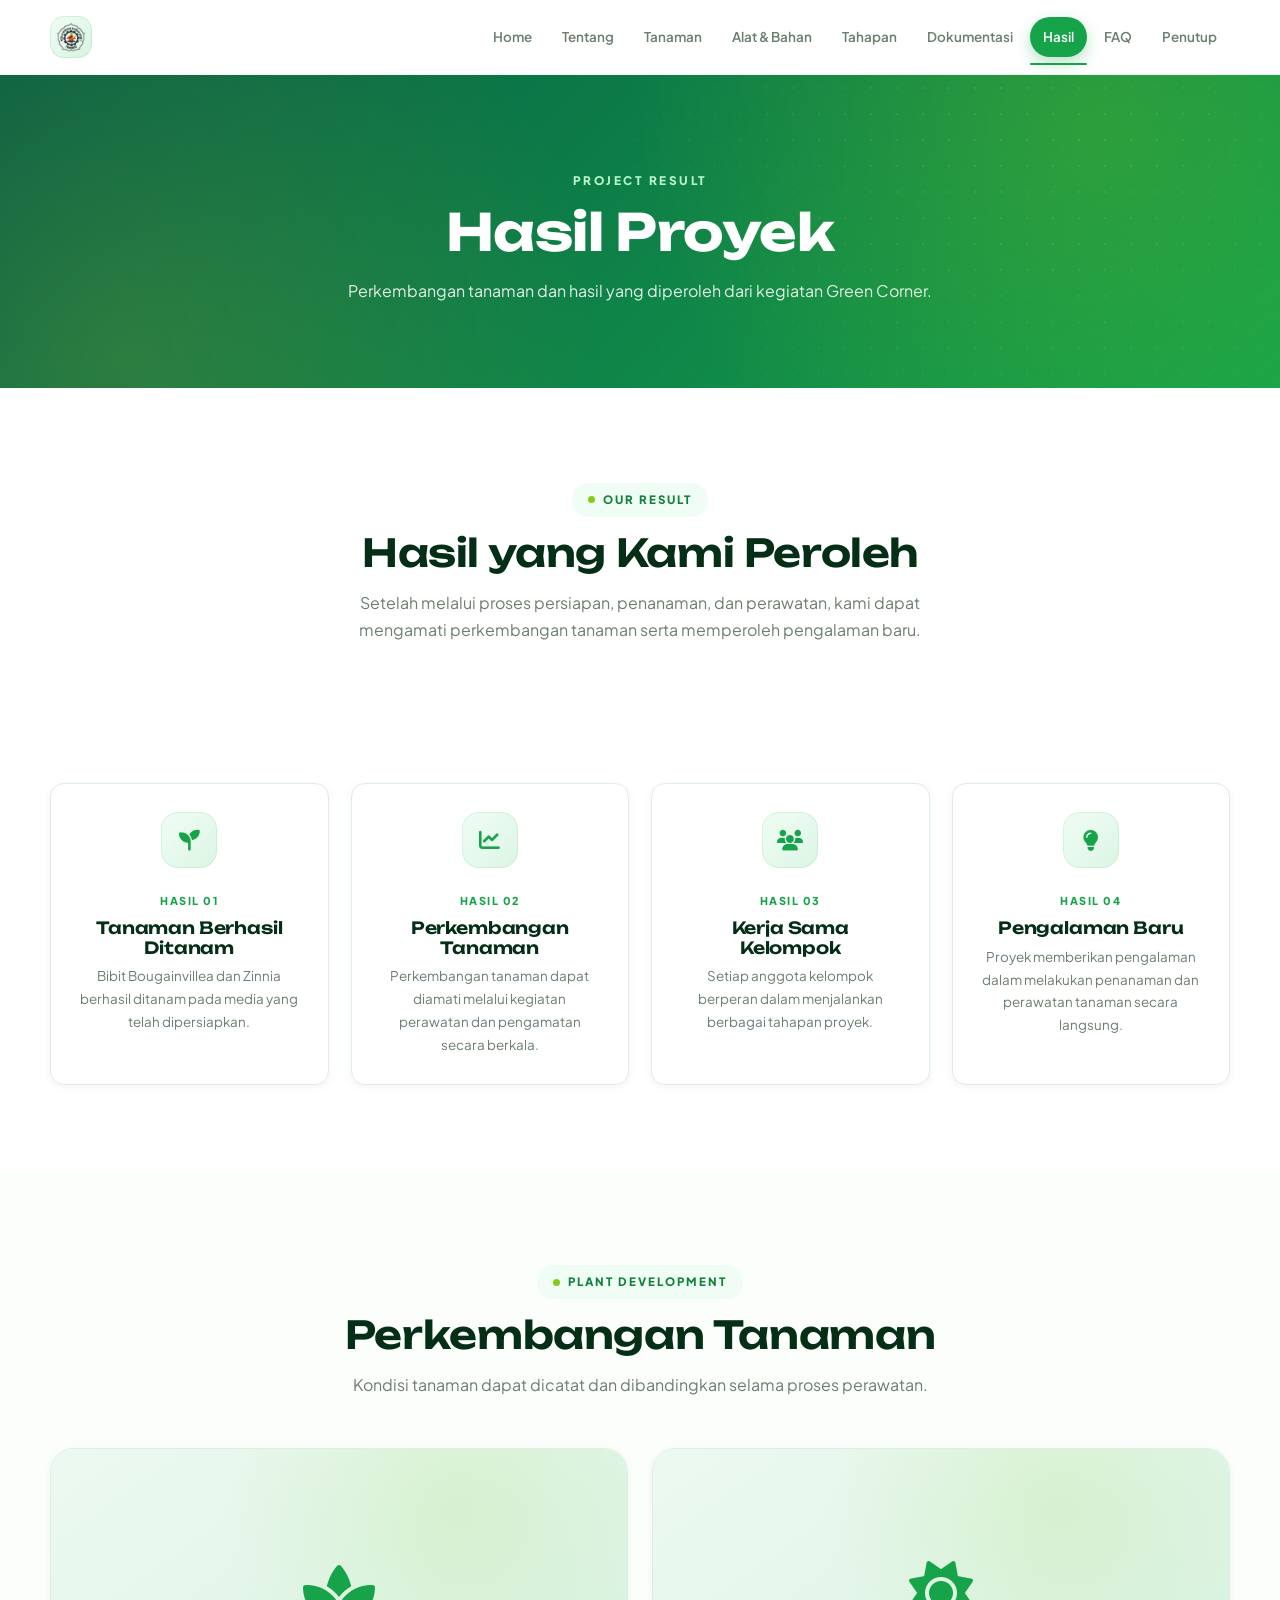
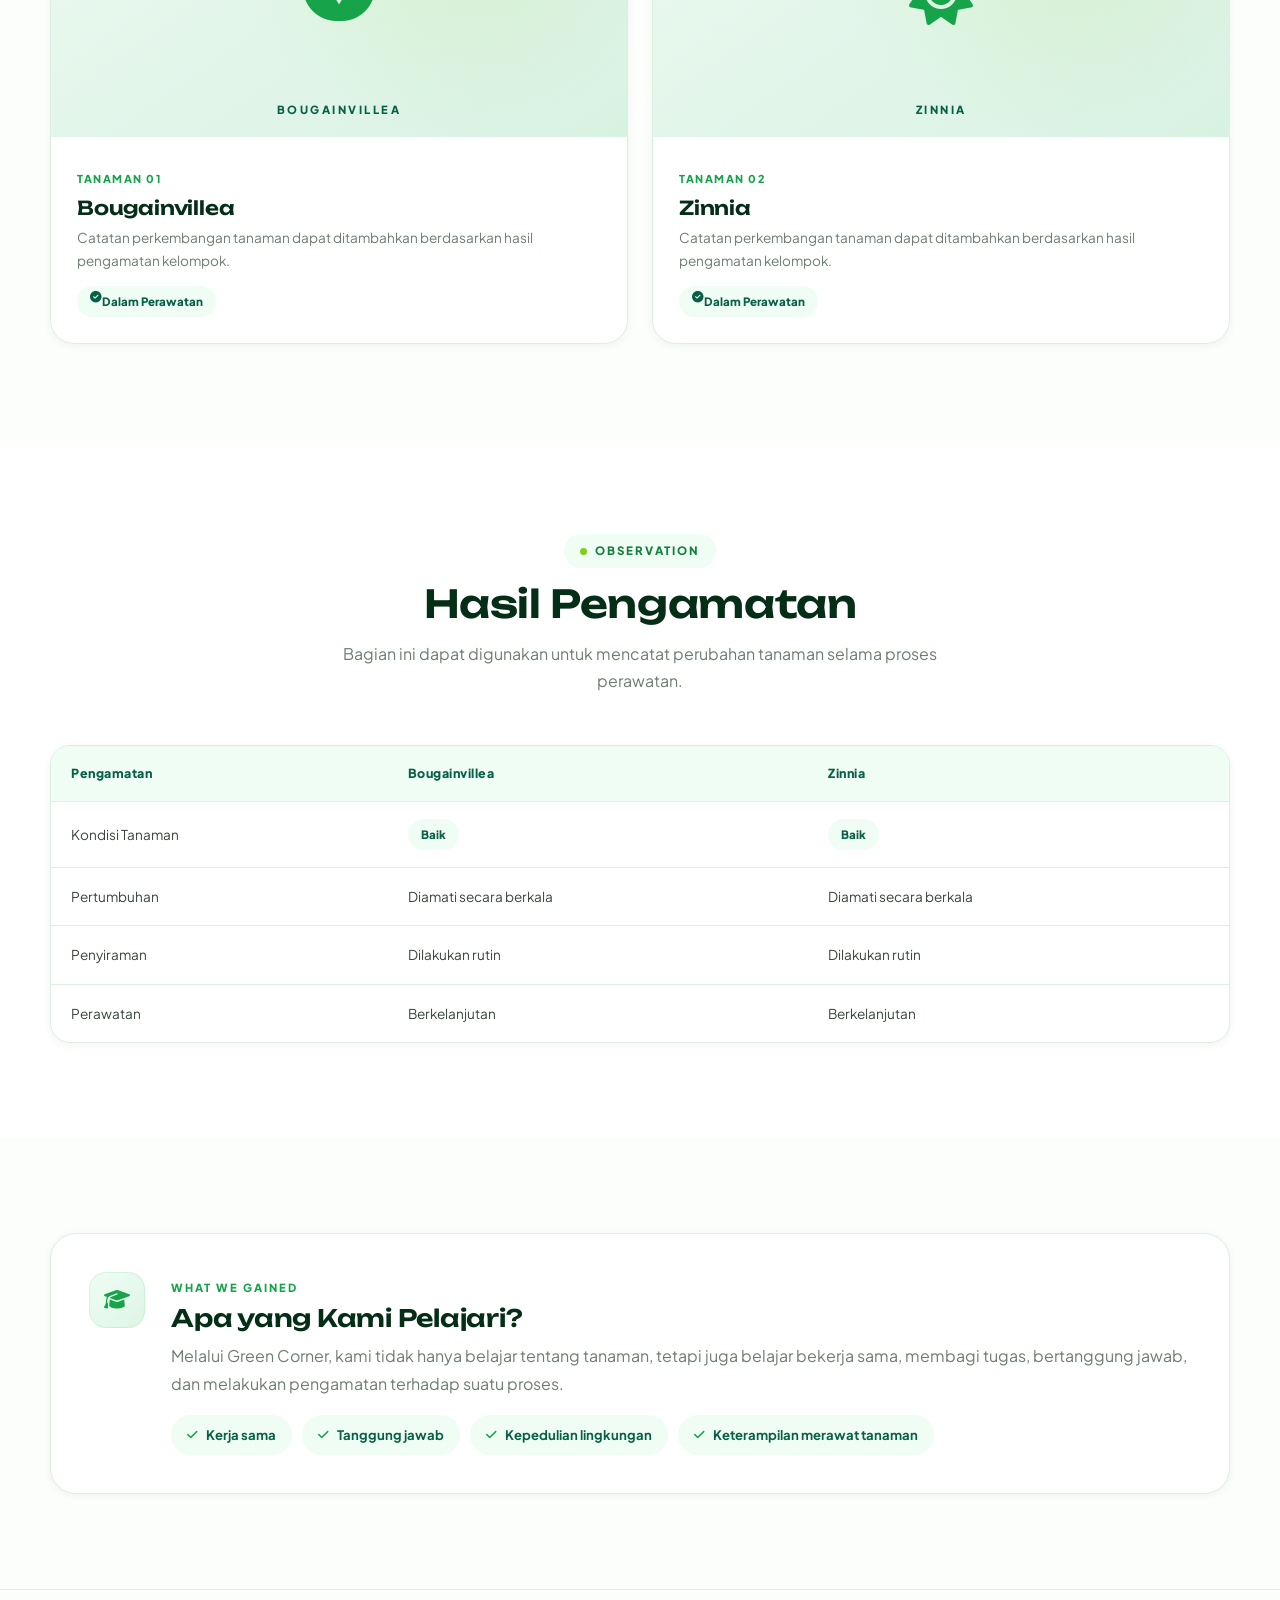
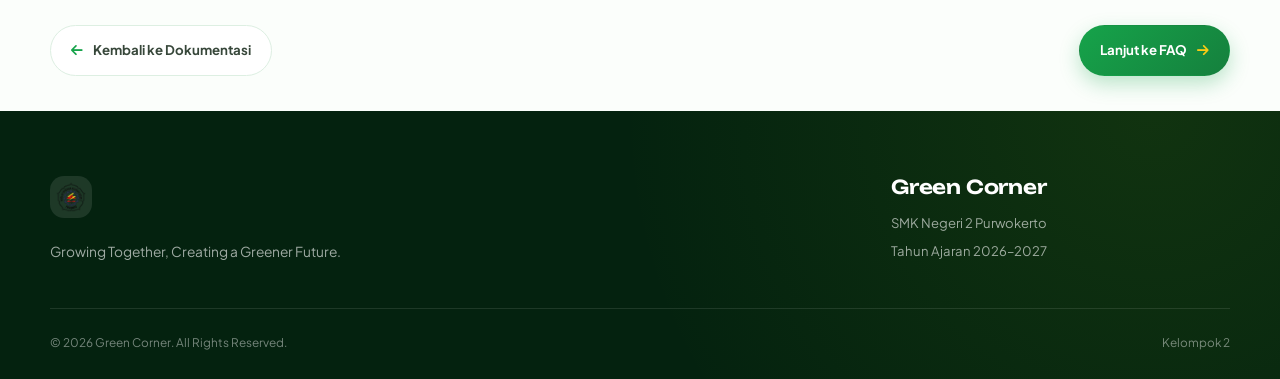
<file: hasil.html>
<!DOCTYPE html>
<html lang="id">

<head>

    <meta charset="UTF-8">

    <meta name="viewport"
          content="width=device-width, initial-scale=1.0">

    <title>Hasil | Green Corner</title>


    <!-- Google Fonts -->

    <link rel="preconnect"
          href="https://fonts.googleapis.com">

    <link rel="preconnect"
          href="https://fonts.gstatic.com"
          crossorigin>

    <link href="https://fonts.googleapis.com/css2?family=Unbounded:wght@500;600;700;800&family=Plus+Jakarta+Sans:wght@400;500;600;700;800&display=swap"
          rel="stylesheet">


    <!-- Font Awesome -->

    <link rel="stylesheet"
          href="https://cdnjs.cloudflare.com/ajax/libs/font-awesome/6.7.2/css/all.min.css">


    <!-- CSS -->

    <link rel="stylesheet"
          href="style.css">

<base target="_blank">
</head>


<body>


    <!-- =====================================================
         NAVBAR
    ====================================================== -->

    <header class="navbar">

        <div class="container">


            <a href="home.html"
               class="nav-logo">

                <img class="nav-logo-icon" src="assets/logo/logo.png" alt="Logo Green Corner">

            </a>


            <button class="menu-toggle"
                    aria-label="Buka menu"
                    aria-expanded="false">

                <i class="fa-solid fa-bars"></i>

            </button>


            <nav>

                <ul>

                    <li>
                        <a href="home.html">
                            Home
                        </a>
                    </li>

                    <li>
                        <a href="tentang.html">
                            Tentang
                        </a>
                    </li>

                    <li>
                        <a href="tanaman.html">
                            Tanaman
                        </a>
                    </li>

                    <li>
                        <a href="alat.html">
                            Alat & Bahan
                        </a>
                    </li>

                    <li>
                        <a href="tahapan.html">
                            Tahapan
                        </a>
                    </li>

                    <li>
                        <a href="dokumentasi.html">
                            Dokumentasi
                        </a>
                    </li>

                    <li>
                        <a href="hasil.html"
                           class="active">
                            Hasil
                        </a>
                    </li>

                    <li>
                        <a href="faq.html">
                            FAQ
                        </a>
                    </li>

                    <li>
                        <a href="penutup.html">
                            Penutup
                        </a>
                    </li>

                </ul>

            </nav>

        </div>

    </header>



    <!-- =====================================================
         PAGE HEADER
    ====================================================== -->

    <main>

        <section class="page-header">

            <div class="container">

                <div class="page-header-content">

                    <span>
                        PROJECT RESULT
                    </span>

                    <h1>
                        Hasil Proyek
                    </h1>

                    <p>

                        Perkembangan tanaman dan hasil yang
                        diperoleh dari kegiatan Green Corner.

                    </p>

                </div>

            </div>

        </section>



        <!-- =====================================================
             INTRODUCTION
        ====================================================== -->

        <section class="result-intro">

            <div class="container">

                <div class="section-title">

                    <span>
                        OUR RESULT
                    </span>

                    <h2>
                        Hasil yang Kami Peroleh
                    </h2>

                    <p>

                        Setelah melalui proses persiapan,
                        penanaman, dan perawatan, kami dapat
                        mengamati perkembangan tanaman serta
                        memperoleh pengalaman baru.

                    </p>

                </div>

            </div>

        </section>



        <!-- =====================================================
             RESULT OVERVIEW
        ====================================================== -->

        <section class="result-overview">

            <div class="container">


                <div class="result-grid">


                    <!-- RESULT 01 -->

                    <article class="result-card">

                        <div class="result-icon">

                            <i class="fa-solid fa-seedling"></i>

                        </div>

                        <span>
                            HASIL 01
                        </span>

                        <h3>
                            Tanaman Berhasil Ditanam
                        </h3>

                        <p>

                            Bibit Bougainvillea dan Zinnia
                            berhasil ditanam pada media yang
                            telah dipersiapkan.

                        </p>

                    </article>



                    <!-- RESULT 02 -->

                    <article class="result-card">

                        <div class="result-icon">

                            <i class="fa-solid fa-chart-line"></i>

                        </div>

                        <span>
                            HASIL 02
                        </span>

                        <h3>
                            Perkembangan Tanaman
                        </h3>

                        <p>

                            Perkembangan tanaman dapat diamati
                            melalui kegiatan perawatan dan
                            pengamatan secara berkala.

                        </p>

                    </article>



                    <!-- RESULT 03 -->

                    <article class="result-card">

                        <div class="result-icon">

                            <i class="fa-solid fa-users"></i>

                        </div>

                        <span>
                            HASIL 03
                        </span>

                        <h3>
                            Kerja Sama Kelompok
                        </h3>

                        <p>

                            Setiap anggota kelompok berperan
                            dalam menjalankan berbagai tahapan
                            proyek.

                        </p>

                    </article>



                    <!-- RESULT 04 -->

                    <article class="result-card">

                        <div class="result-icon">

                            <i class="fa-solid fa-lightbulb"></i>

                        </div>

                        <span>
                            HASIL 04
                        </span>

                        <h3>
                            Pengalaman Baru
                        </h3>

                        <p>

                            Proyek memberikan pengalaman dalam
                            melakukan penanaman dan perawatan
                            tanaman secara langsung.

                        </p>

                    </article>


                </div>

            </div>

        </section>



        <!-- =====================================================
             PLANT RESULT
        ====================================================== -->

        <section class="plant-results">

            <div class="container">


                <div class="section-title">

                    <span>
                        PLANT DEVELOPMENT
                    </span>

                    <h2>
                        Perkembangan Tanaman
                    </h2>

                    <p>

                        Kondisi tanaman dapat dicatat dan
                        dibandingkan selama proses perawatan.

                    </p>

                </div>



                <div class="plant-result-grid">


                    <!-- BOUGAINVILLEA -->

                    <article class="plant-result-card">


                        <div class="plant-result-image">

                            <div class="result-placeholder photo-upload-slot" data-photo-id="hasil-bougainvillea" data-photo-label="Bougainvillea">

                                <i class="fa-solid fa-spa"></i>

                                <span>
                                    BOUGAINVILLEA
                                </span>

                            </div>

                        </div>


                        <div class="plant-result-content">

                            <span>
                                TANAMAN 01
                            </span>

                            <h3>
                                Bougainvillea
                            </h3>

                            <p>

                                Catatan perkembangan tanaman
                                dapat ditambahkan berdasarkan
                                hasil pengamatan kelompok.

                            </p>


                            <div class="result-status">

                                <i class="fa-solid fa-circle-check"></i>

                                <span>
                                    Dalam Perawatan
                                </span>

                            </div>

                        </div>


                    </article>



                    <!-- ZINNIA -->

                    <article class="plant-result-card">


                        <div class="plant-result-image">

                            <div class="result-placeholder photo-upload-slot" data-photo-id="hasil-zinnia" data-photo-label="Zinnia">

                                <i class="fa-solid fa-sun"></i>

                                <span>
                                    ZINNIA
                                </span>

                            </div>

                        </div>


                        <div class="plant-result-content">

                            <span>
                                TANAMAN 02
                            </span>

                            <h3>
                                Zinnia
                            </h3>

                            <p>

                                Catatan perkembangan tanaman
                                dapat ditambahkan berdasarkan
                                hasil pengamatan kelompok.

                            </p>


                            <div class="result-status">

                                <i class="fa-solid fa-circle-check"></i>

                                <span>
                                    Dalam Perawatan
                                </span>

                            </div>

                        </div>


                    </article>


                </div>

            </div>

        </section>



        <!-- =====================================================
             OBSERVATION
        ====================================================== -->

        <section class="observation-section">

            <div class="container">


                <div class="section-title">

                    <span>
                        OBSERVATION
                    </span>

                    <h2>
                        Hasil Pengamatan
                    </h2>

                    <p>

                        Bagian ini dapat digunakan untuk
                        mencatat perubahan tanaman selama
                        proses perawatan.

                    </p>

                </div>



                <div class="observation-table-wrapper">

                    <table class="observation-table">

                        <thead>

                            <tr>

                                <th>
                                    Pengamatan
                                </th>

                                <th>
                                    Bougainvillea
                                </th>

                                <th>
                                    Zinnia
                                </th>

                            </tr>

                        </thead>


                        <tbody>

                            <tr>

                                <td>
                                    Kondisi Tanaman
                                </td>

                                <td>
                                    <span class="status">
                                        Baik
                                    </span>
                                </td>

                                <td>
                                    <span class="status">
                                        Baik
                                    </span>
                                </td>

                            </tr>


                            <tr>

                                <td>
                                    Pertumbuhan
                                </td>

                                <td>
                                    Diamati secara berkala
                                </td>

                                <td>
                                    Diamati secara berkala
                                </td>

                            </tr>


                            <tr>

                                <td>
                                    Penyiraman
                                </td>

                                <td>
                                    Dilakukan rutin
                                </td>

                                <td>
                                    Dilakukan rutin
                                </td>

                            </tr>


                            <tr>

                                <td>
                                    Perawatan
                                </td>

                                <td>
                                    Berkelanjutan
                                </td>

                                <td>
                                    Berkelanjutan
                                </td>

                            </tr>

                        </tbody>

                    </table>

                </div>

            </div>

        </section>



        <!-- =====================================================
             LESSONS
        ====================================================== -->

        <section class="lessons-section">

            <div class="container">


                <div class="lessons-box">


                    <div class="lessons-icon">

                        <i class="fa-solid fa-graduation-cap"></i>

                    </div>


                    <div class="lessons-content">

                        <span>
                            WHAT WE GAINED
                        </span>

                        <h2>
                            Apa yang Kami Pelajari?
                        </h2>

                        <p>

                            Melalui Green Corner, kami tidak hanya
                            belajar tentang tanaman, tetapi juga
                            belajar bekerja sama, membagi tugas,
                            bertanggung jawab, dan melakukan
                            pengamatan terhadap suatu proses.

                        </p>


                        <div class="lesson-points">


                            <div>

                                <i class="fa-solid fa-check"></i>

                                <span>
                                    Kerja sama
                                </span>

                            </div>


                            <div>

                                <i class="fa-solid fa-check"></i>

                                <span>
                                    Tanggung jawab
                                </span>

                            </div>


                            <div>

                                <i class="fa-solid fa-check"></i>

                                <span>
                                    Kepedulian lingkungan
                                </span>

                            </div>


                            <div>

                                <i class="fa-solid fa-check"></i>

                                <span>
                                    Keterampilan merawat tanaman
                                </span>

                            </div>


                        </div>

                    </div>


                </div>

            </div>

        </section>



        <!-- =====================================================
             NAVIGATION
        ====================================================== -->

        <section class="page-navigation">

            <div class="container">


                <a href="dokumentasi.html"
                   class="page-nav-button">

                    <i class="fa-solid fa-arrow-left"></i>

                    <span>
                        Kembali ke Dokumentasi
                    </span>

                </a>


                <a href="faq.html"
                   class="page-nav-button next">

                    <span>
                        Lanjut ke FAQ
                    </span>

                    <i class="fa-solid fa-arrow-right"></i>

                </a>


            </div>

        </section>


    </main>



    <!-- =====================================================
         FOOTER
    ====================================================== -->

    <footer class="footer">

        <div class="container">


            <div class="footer-main">


                <div class="footer-brand">

                    <a href="home.html"
                       class="nav-logo">

                        <img class="nav-logo-icon" src="assets/logo/logo.png" alt="Logo Green Corner">

                    </a>

                    <p>

                        Growing Together,
                        Creating a Greener Future.

                    </p>

                </div>


                <div class="footer-info">

                    <h3>
                        Green Corner
                    </h3>

                    <p>
                        SMK Negeri 2 Purwokerto
                    </p>

                    <p>
                        Tahun Ajaran 2026–2027
                    </p>

                </div>


            </div>


            <div class="footer-bottom">

                <p>
                    © 2026 Green Corner. All Rights Reserved.
                </p>

                <p>
                    Kelompok 2
                </p>

            </div>


        </div>

    </footer>



    <!-- =====================================================
         JAVASCRIPT
    ====================================================== -->

    <script src="js/script.js"></script>

</body>

</html>
</file>
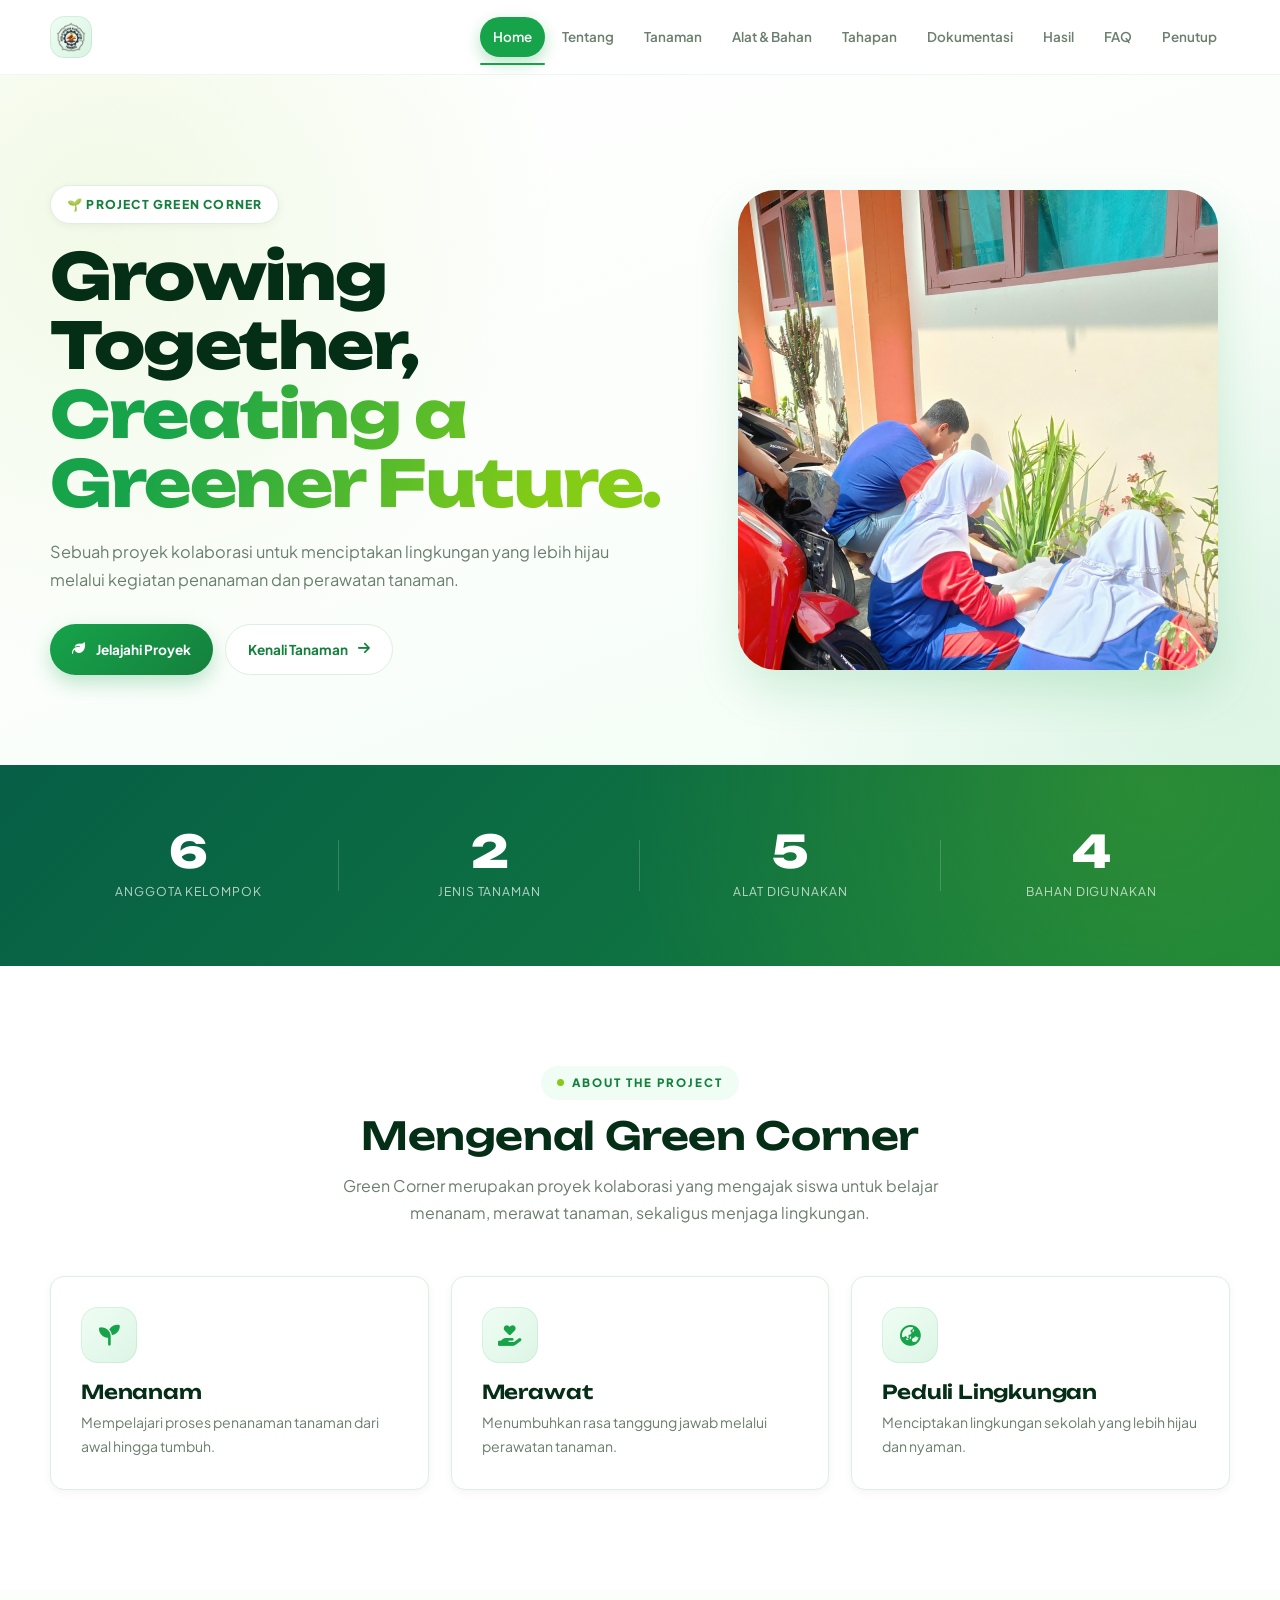
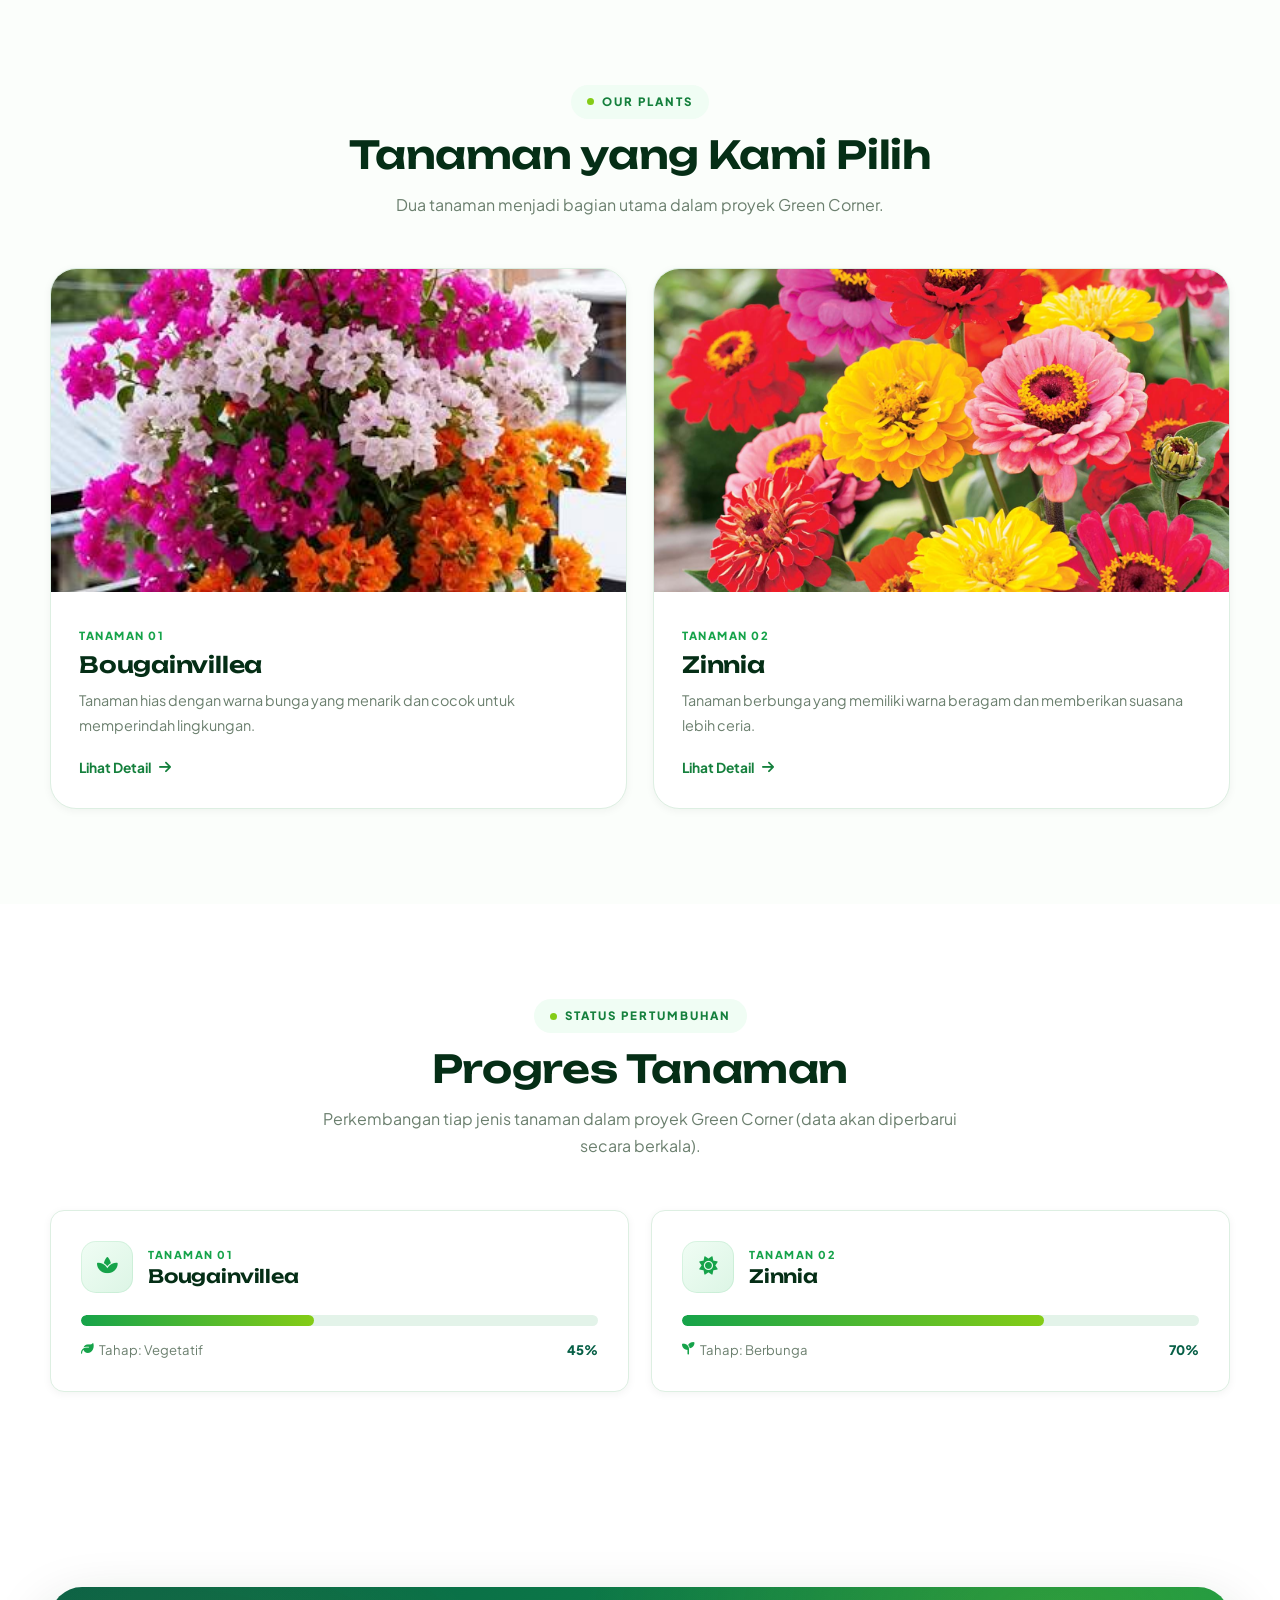
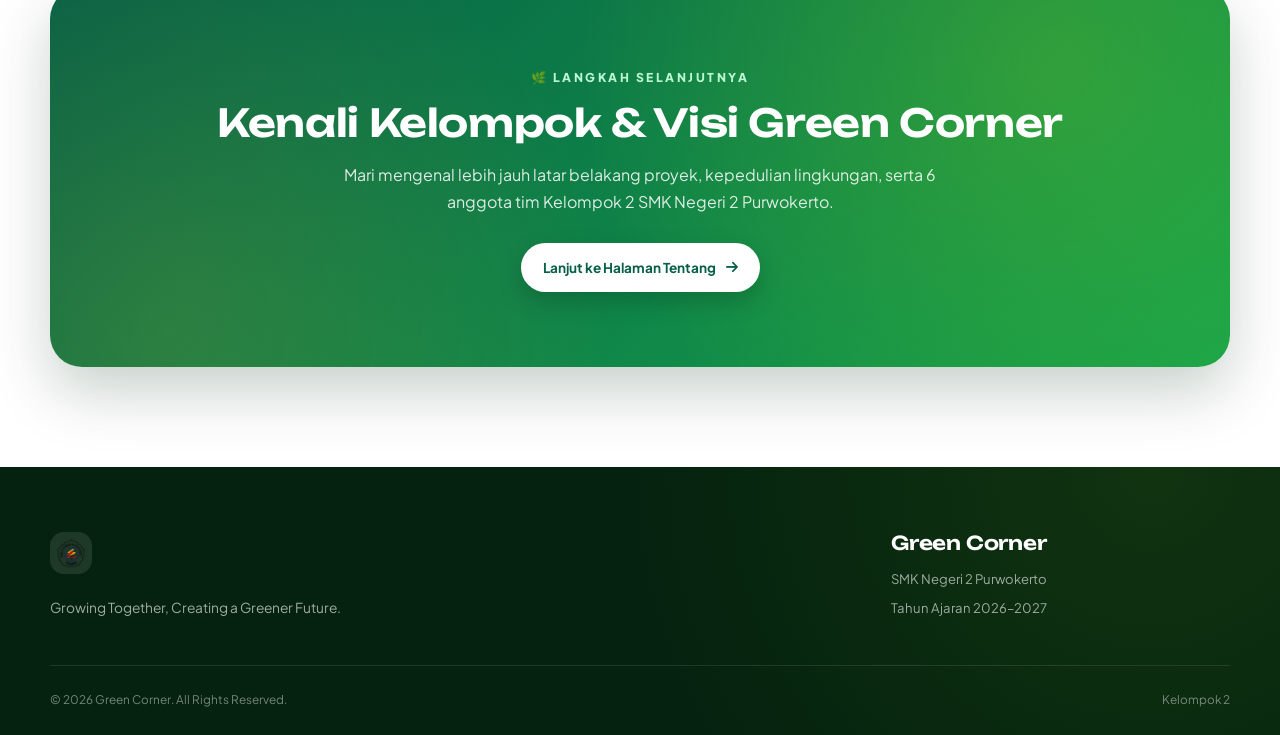
<file: home.html>
<!DOCTYPE html>
<html lang="id">

<head>

    <meta charset="UTF-8">

    <meta name="viewport"
          content="width=device-width, initial-scale=1.0">

    <title>Home | Green Corner</title>


    <!-- Google Fonts -->

    <link rel="preconnect"
          href="https://fonts.googleapis.com">

    <link rel="preconnect"
          href="https://fonts.gstatic.com"
          crossorigin>

    <link href="https://fonts.googleapis.com/css2?family=Unbounded:wght@500;600;700;800&family=Plus+Jakarta+Sans:wght@400;500;600;700;800&display=swap"
          rel="stylesheet">


    <!-- Font Awesome -->

    <link rel="stylesheet"
          href="https://cdnjs.cloudflare.com/ajax/libs/font-awesome/6.7.2/css/all.min.css">


    <!-- Favicon -->
    <link rel="icon" type="image/png" href="assets/logo/logo.png">

    <!-- CSS -->
    <link rel="stylesheet"
          href="style.css">
</head>


<body>


    <!-- =====================================================
         NAVBAR
    ====================================================== -->

    <header class="navbar">

        <div class="container">


            <!-- LOGO -->

            <a href="home.html"
               class="nav-logo">

                <img class="nav-logo-icon" src="assets/logo/logo.png" alt="Logo Green Corner">

            </a>


            <!-- MOBILE MENU BUTTON -->

            <button class="menu-toggle"
                    aria-label="Buka menu"
                    aria-expanded="false">

                <i class="fa-solid fa-bars"></i>

            </button>


            <!-- NAVIGATION -->

            <nav>

                <ul>

                    <li>
                        <a href="home.html"
                           class="active">
                            Home
                        </a>
                    </li>

                    <li>
                        <a href="tentang.html">
                            Tentang
                        </a>
                    </li>

                    <li>
                        <a href="tanaman.html">
                            Tanaman
                        </a>
                    </li>

                    <li>
                        <a href="alat.html">
                            Alat & Bahan
                        </a>
                    </li>

                    <li>
                        <a href="tahapan.html">
                            Tahapan
                        </a>
                    </li>

                    <li>
                        <a href="dokumentasi.html">
                            Dokumentasi
                        </a>
                    </li>

                    <li>
                        <a href="hasil.html">
                            Hasil
                        </a>
                    </li>

                    <li>
                        <a href="faq.html">
                            FAQ
                        </a>
                    </li>

                    <li>
                        <a href="penutup.html">
                            Penutup
                        </a>
                    </li>

                </ul>

            </nav>

        </div>

    </header>



    <!-- =====================================================
         HERO
    ====================================================== -->

    <main>


        <section class="home-hero">


            <div class="container">


                <div class="hero-content">


                    <span class="hero-label">
                        🌱 PROJECT GREEN CORNER
                    </span>


                    <h1>

                        Growing Together,
                        <span>Creating a Greener Future.</span>

                    </h1>


                    <p>

                        Sebuah proyek kolaborasi untuk menciptakan
                        lingkungan yang lebih hijau melalui kegiatan
                        penanaman dan perawatan tanaman.

                    </p>


                    <div class="hero-buttons">

                        <a href="tentang.html"
                           class="btn-primary">

                            <i class="fa-solid fa-leaf"></i>

                            Jelajahi Proyek

                        </a>


                        <a href="tanaman.html"
                           class="btn-secondary">

                            Kenali Tanaman

                            <i class="fa-solid fa-arrow-right"></i>

                        </a>

                    </div>


                </div>


                <!-- HERO VISUAL -->

                <div class="hero-visual">

                    <div class="hero-image-placeholder photo-upload-slot" data-photo-id="home-hero" data-photo-label="Foto Green Corner" data-photo-default="assets/dokumentasi/dok-03-penanaman.jpg">

                        <i class="fa-solid fa-seedling"></i>

                        <span>
                            Green Corner
                        </span>

                    </div>

                </div>


            </div>

        </section>


        <!-- =====================================================
             STATS STRIP
        ====================================================== -->

        <section class="home-stats">

            <div class="container">

                <div class="stats-grid">

                    <div class="stat-item">
                        <span class="stat-number" data-count-to="6">0</span>
                        <span class="stat-label">Anggota Kelompok</span>
                    </div>

                    <div class="stat-item">
                        <span class="stat-number" data-count-to="2">0</span>
                        <span class="stat-label">Jenis Tanaman</span>
                    </div>

                    <div class="stat-item">
                        <span class="stat-number" data-count-to="5">0</span>
                        <span class="stat-label">Alat Digunakan</span>
                    </div>

                    <div class="stat-item">
                        <span class="stat-number" data-count-to="4">0</span>
                        <span class="stat-label">Bahan Digunakan</span>
                    </div>

                </div>

            </div>

        </section>



        <!-- =====================================================
             PROJECT INTRO
        ====================================================== -->

        <section class="home-intro">


            <div class="container">


                <div class="section-title">

                    <span>
                        ABOUT THE PROJECT
                    </span>

                    <h2>
                        Mengenal Green Corner
                    </h2>

                    <p>

                        Green Corner merupakan proyek kolaborasi
                        yang mengajak siswa untuk belajar menanam,
                        merawat tanaman, sekaligus menjaga lingkungan.

                    </p>

                </div>


                <div class="intro-cards">


                    <article class="info-card">

                        <div class="card-icon">

                            <i class="fa-solid fa-seedling"></i>

                        </div>

                        <h3>
                            Menanam
                        </h3>

                        <p>

                            Mempelajari proses penanaman
                            tanaman dari awal hingga tumbuh.

                        </p>

                    </article>


                    <article class="info-card">

                        <div class="card-icon">

                            <i class="fa-solid fa-hand-holding-heart"></i>

                        </div>

                        <h3>
                            Merawat
                        </h3>

                        <p>

                            Menumbuhkan rasa tanggung jawab
                            melalui perawatan tanaman.

                        </p>

                    </article>


                    <article class="info-card">

                        <div class="card-icon">

                            <i class="fa-solid fa-earth-asia"></i>

                        </div>

                        <h3>
                            Peduli Lingkungan
                        </h3>

                        <p>

                            Menciptakan lingkungan sekolah
                            yang lebih hijau dan nyaman.

                        </p>

                    </article>


                </div>

            </div>

        </section>



        <!-- =====================================================
             OUR PLANTS
        ====================================================== -->

        <section class="plants-preview">


            <div class="container">


                <div class="section-title">

                    <span>
                        OUR PLANTS
                    </span>

                    <h2>
                        Tanaman yang Kami Pilih
                    </h2>

                    <p>

                        Dua tanaman menjadi bagian utama
                        dalam proyek Green Corner.

                    </p>

                </div>


                <div class="plant-cards">


                    <!-- BOUGAINVILLEA -->

                    <article class="plant-card">


                        <div class="plant-image">

                            <div class="image-placeholder photo-upload-slot" data-photo-id="home-bougainvillea" data-photo-label="Bougainvillea" data-photo-default="assets/tanaman/bougainvillea.jpg">

                                <i class="fa-solid fa-spa"></i>

                            </div>

                        </div>


                        <div class="plant-content">

                            <span>
                                TANAMAN 01
                            </span>

                            <h3>
                                Bougainvillea
                            </h3>

                            <p>

                                Tanaman hias dengan warna bunga
                                yang menarik dan cocok untuk
                                memperindah lingkungan.

                            </p>


                            <a href="tanaman.html">

                                Lihat Detail

                                <i class="fa-solid fa-arrow-right"></i>

                            </a>

                        </div>

                    </article>



                    <!-- ZINNIA -->

                    <article class="plant-card">


                        <div class="plant-image">

                            <div class="image-placeholder photo-upload-slot" data-photo-id="home-zinnia" data-photo-label="Zinnia" data-photo-default="assets/tanaman/zinnia.jpg">

                                <i class="fa-solid fa-sun"></i>

                            </div>

                        </div>


                        <div class="plant-content">

                            <span>
                                TANAMAN 02
                            </span>

                            <h3>
                                Zinnia
                            </h3>

                            <p>

                                Tanaman berbunga yang memiliki
                                warna beragam dan memberikan
                                suasana lebih ceria.

                            </p>


                            <a href="tanaman.html">

                                Lihat Detail

                                <i class="fa-solid fa-arrow-right"></i>

                            </a>

                        </div>

                    </article>


                </div>

            </div>

        </section>



        <!-- =====================================================
             PLANT PROGRESS
        ====================================================== -->

        <section class="plant-progress">


            <div class="container">


                <div class="section-title">

                    <span>
                        STATUS PERTUMBUHAN
                    </span>

                    <h2>
                        Progres Tanaman
                    </h2>

                    <p>

                        Perkembangan tiap jenis tanaman dalam
                        proyek Green Corner (data akan diperbarui
                        secara berkala).

                    </p>

                </div>


                <div class="progress-grid">


                    <!-- BOUGAINVILLEA -->

                    <article class="progress-card">

                        <div class="progress-card-head">

                            <div class="progress-icon">
                                <i class="fa-solid fa-spa"></i>
                            </div>

                            <div>
                                <span>TANAMAN 01</span>
                                <h3>Bougainvillea</h3>
                            </div>

                        </div>

                        <div class="progress-bar-track">
                            <div class="progress-bar-fill" data-progress="45"></div>
                        </div>

                        <div class="progress-meta">
                            <span class="progress-stage">
                                <i class="fa-solid fa-leaf"></i>
                                Tahap: Vegetatif
                            </span>
                            <span class="progress-percent">45%</span>
                        </div>

                    </article>


                    <!-- ZINNIA -->

                    <article class="progress-card">

                        <div class="progress-card-head">

                            <div class="progress-icon">
                                <i class="fa-solid fa-sun"></i>
                            </div>

                            <div>
                                <span>TANAMAN 02</span>
                                <h3>Zinnia</h3>
                            </div>

                        </div>

                        <div class="progress-bar-track">
                            <div class="progress-bar-fill" data-progress="70"></div>
                        </div>

                        <div class="progress-meta">
                            <span class="progress-stage">
                                <i class="fa-solid fa-seedling"></i>
                                Tahap: Berbunga
                            </span>
                            <span class="progress-percent">70%</span>
                        </div>

                    </article>


                </div>

            </div>

        </section>



        <!-- =====================================================
             CALL TO ACTION / LANGKAH SELANJUTNYA
        ====================================================== -->

        <section class="home-cta">

            <div class="container">

                <div class="cta-content">

                    <span>
                        🌿 LANGKAH SELANJUTNYA
                    </span>

                    <h2>
                        Kenali Kelompok &amp; Visi Green Corner
                    </h2>

                    <p>
                        Mari mengenal lebih jauh latar belakang proyek, kepedulian lingkungan,
                        serta 6 anggota tim Kelompok 2 SMK Negeri 2 Purwokerto.
                    </p>

                    <a href="tentang.html"
                       class="btn-primary">

                        Lanjut ke Halaman Tentang

                        <i class="fa-solid fa-arrow-right"></i>

                    </a>

                </div>

            </div>

        </section>


    </main>



    <!-- =====================================================
         FOOTER
    ====================================================== -->

    <footer class="footer">


        <div class="container">


            <div class="footer-main">


                <div class="footer-brand">

                    <a href="home.html"
                       class="nav-logo">

                        <img class="nav-logo-icon" src="assets/logo/logo.png" alt="Logo Green Corner">

                    </a>


                    <p>

                        Growing Together,
                        Creating a Greener Future.

                    </p>

                </div>


                <div class="footer-info">

                    <h3>
                        Green Corner
                    </h3>

                    <p>
                        SMK Negeri 2 Purwokerto
                    </p>

                    <p>
                        Tahun Ajaran 2026–2027
                    </p>

                </div>


            </div>


            <div class="footer-bottom">

                <p>
                    © 2026 Green Corner. All Rights Reserved.
                </p>

                <p>
                    Kelompok 2
                </p>

            </div>


        </div>

    </footer>



    <!-- =====================================================
         JAVASCRIPT
    ====================================================== -->

    <script src="js/script.js"></script>

</body>

</html>
</file>
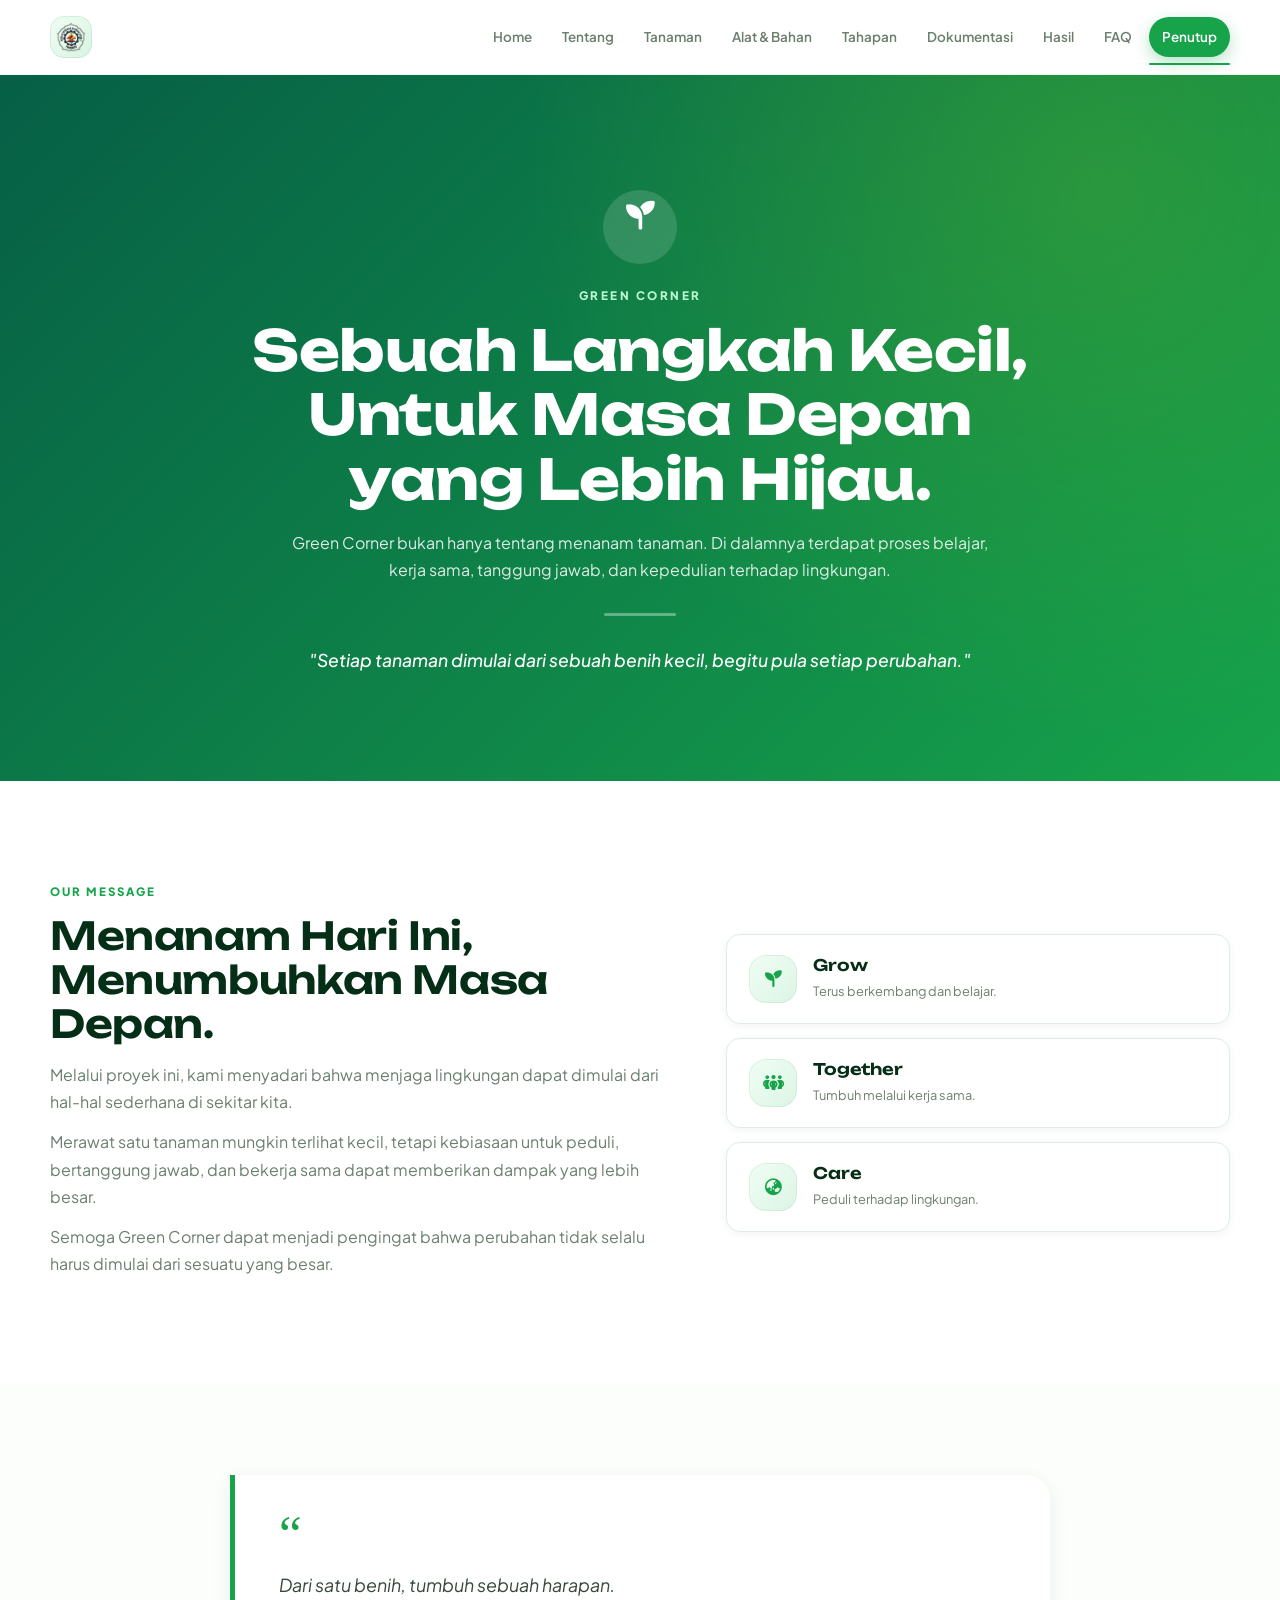
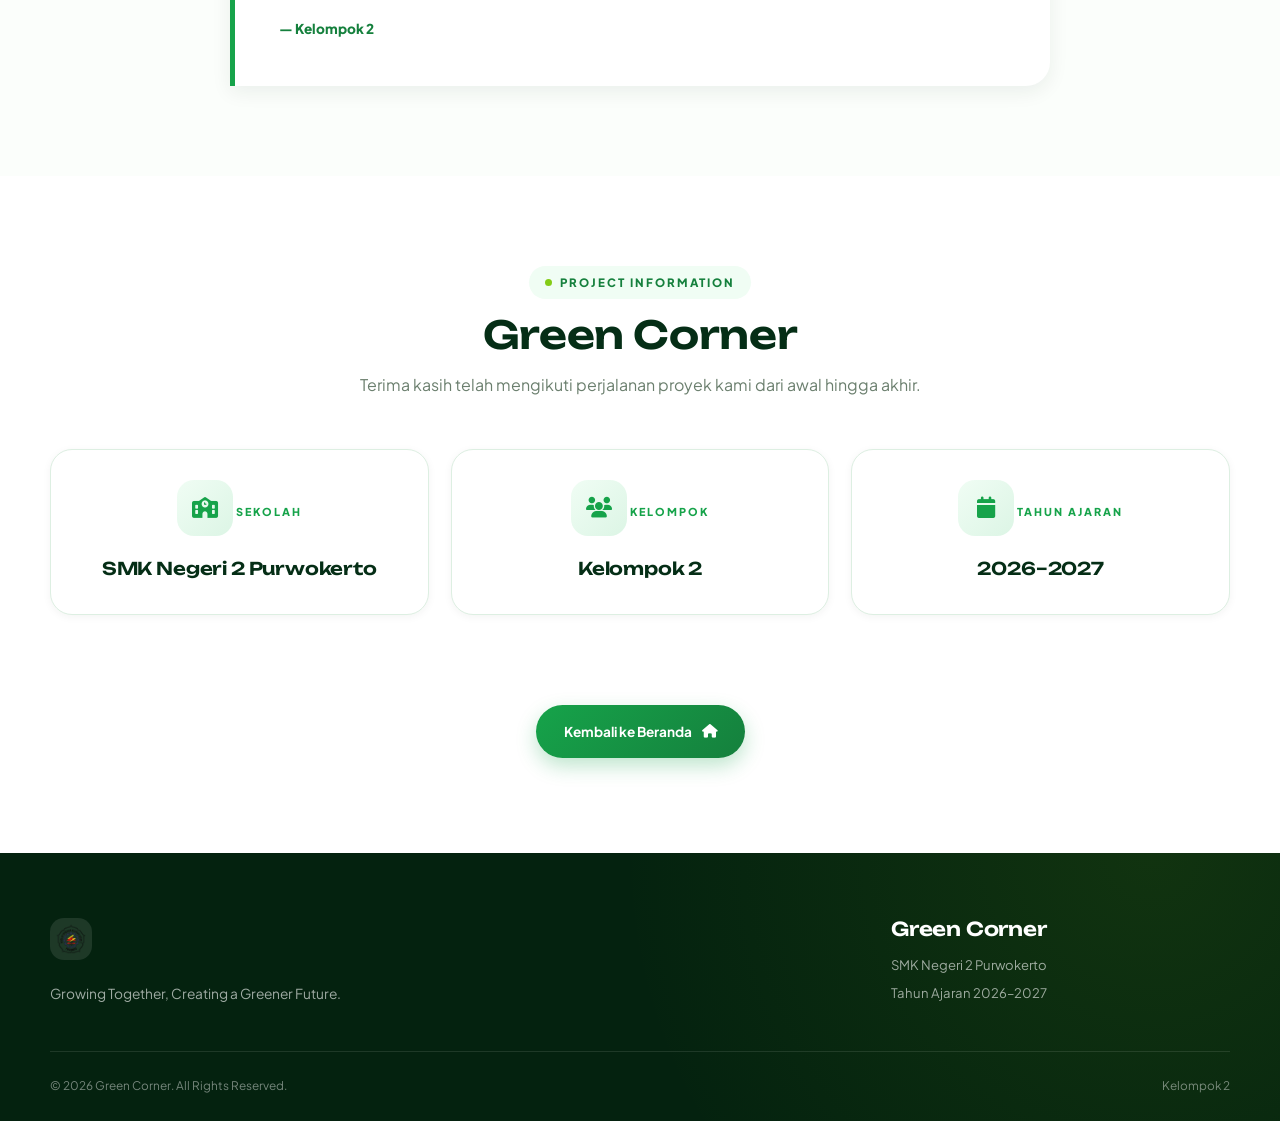
<file: penutup.html>
<!DOCTYPE html>
<html lang="id">

<head>

    <meta charset="UTF-8">

    <meta name="viewport"
          content="width=device-width, initial-scale=1.0">

    <title>Penutup | Green Corner</title>


    <!-- Google Fonts -->

    <link rel="preconnect"
          href="https://fonts.googleapis.com">

    <link rel="preconnect"
          href="https://fonts.gstatic.com"
          crossorigin>

    <link href="https://fonts.googleapis.com/css2?family=Unbounded:wght@500;600;700;800&family=Plus+Jakarta+Sans:wght@400;500;600;700;800&display=swap"
          rel="stylesheet">


    <!-- Font Awesome -->

    <link rel="stylesheet"
          href="https://cdnjs.cloudflare.com/ajax/libs/font-awesome/6.7.2/css/all.min.css">


    <!-- Favicon -->
    <link rel="icon" type="image/png" href="assets/logo/logo.png">

    <!-- CSS -->
    <link rel="stylesheet"
          href="style.css">
</head>


<body>


    <!-- =====================================================
         NAVBAR
    ====================================================== -->

    <header class="navbar">

        <div class="container">


            <!-- LOGO -->

            <a href="home.html"
               class="nav-logo">

                <img class="nav-logo-icon" src="assets/logo/logo.png" alt="Logo Green Corner">

            </a>


            <!-- MOBILE MENU -->

            <button class="menu-toggle"
                    aria-label="Buka menu"
                    aria-expanded="false">

                <i class="fa-solid fa-bars"></i>

            </button>


            <!-- NAVIGATION -->

            <nav>

                <ul>

                    <li>
                        <a href="home.html">
                            Home
                        </a>
                    </li>

                    <li>
                        <a href="tentang.html">
                            Tentang
                        </a>
                    </li>

                    <li>
                        <a href="tanaman.html">
                            Tanaman
                        </a>
                    </li>

                    <li>
                        <a href="alat.html">
                            Alat & Bahan
                        </a>
                    </li>

                    <li>
                        <a href="tahapan.html">
                            Tahapan
                        </a>
                    </li>

                    <li>
                        <a href="dokumentasi.html">
                            Dokumentasi
                        </a>
                    </li>

                    <li>
                        <a href="hasil.html">
                            Hasil
                        </a>
                    </li>

                    <li>
                        <a href="faq.html">
                            FAQ
                        </a>
                    </li>

                    <li>
                        <a href="penutup.html"
                           class="active">
                            Penutup
                        </a>
                    </li>

                </ul>

            </nav>

        </div>

    </header>



    <!-- =====================================================
         MAIN
    ====================================================== -->

    <main>


        <!-- =================================================
             CLOSING HERO
        ================================================== -->

        <section class="closing-hero">

            <div class="container">


                <div class="closing-content">


                    <div class="closing-icon">

                        <i class="fa-solid fa-seedling"></i>

                    </div>


                    <span class="closing-label">
                        GREEN CORNER
                    </span>


                    <h1>
                        Sebuah Langkah Kecil,
                        <br>
                        Untuk Masa Depan yang Lebih Hijau.
                    </h1>


                    <p>

                        Green Corner bukan hanya tentang
                        menanam tanaman. Di dalamnya terdapat
                        proses belajar, kerja sama, tanggung jawab,
                        dan kepedulian terhadap lingkungan.

                    </p>


                    <div class="closing-divider">
                    </div>


                    <blockquote>

                        "Setiap tanaman dimulai dari sebuah
                        benih kecil, begitu pula setiap perubahan."

                    </blockquote>


                </div>

            </div>

        </section>



        <!-- =================================================
             MESSAGE
        ================================================== -->

        <section class="closing-message">

            <div class="container">


                <div class="message-grid">


                    <!-- MESSAGE -->

                    <div class="message-content">

                        <span>
                            OUR MESSAGE
                        </span>

                        <h2>
                            Menanam Hari Ini,
                            Menumbuhkan Masa Depan.
                        </h2>


                        <p>

                            Melalui proyek ini, kami menyadari
                            bahwa menjaga lingkungan dapat dimulai
                            dari hal-hal sederhana di sekitar kita.

                        </p>


                        <p>

                            Merawat satu tanaman mungkin terlihat
                            kecil, tetapi kebiasaan untuk peduli,
                            bertanggung jawab, dan bekerja sama
                            dapat memberikan dampak yang lebih besar.

                        </p>


                        <p>

                            Semoga Green Corner dapat menjadi
                            pengingat bahwa perubahan tidak selalu
                            harus dimulai dari sesuatu yang besar.

                        </p>


                    </div>


                    <!-- HIGHLIGHTS -->

                    <div class="message-highlights">


                        <div class="highlight-card">

                            <div class="highlight-icon">

                                <i class="fa-solid fa-seedling"></i>

                            </div>

                            <div>

                                <h3>
                                    Grow
                                </h3>

                                <p>
                                    Terus berkembang dan belajar.
                                </p>

                            </div>

                        </div>


                        <div class="highlight-card">

                            <div class="highlight-icon">

                                <i class="fa-solid fa-people-group"></i>

                            </div>

                            <div>

                                <h3>
                                    Together
                                </h3>

                                <p>
                                    Tumbuh melalui kerja sama.
                                </p>

                            </div>

                        </div>


                        <div class="highlight-card">

                            <div class="highlight-icon">

                                <i class="fa-solid fa-earth-asia"></i>

                            </div>

                            <div>

                                <h3>
                                    Care
                                </h3>

                                <p>
                                    Peduli terhadap lingkungan.
                                </p>

                            </div>

                        </div>


                    </div>


                </div>

            </div>

        </section>



        <!-- =================================================
             FINAL QUOTE
        ================================================== -->

        <section class="final-quote">

            <div class="container">


                <div class="quote-box">


                    <div class="quote-mark">
                        “
                    </div>


                    <p>

                        Dari satu benih,
                        tumbuh sebuah harapan.

                    </p>


                    <span>
                        — Kelompok 2
                    </span>


                </div>

            </div>

        </section>



        <!-- =================================================
             PROJECT INFORMATION
        ================================================== -->

        <section class="closing-info">

            <div class="container">


                <div class="section-title">

                    <span>
                        PROJECT INFORMATION
                    </span>

                    <h2>
                        Green Corner
                    </h2>

                    <p>

                        Terima kasih telah mengikuti perjalanan
                        proyek kami dari awal hingga akhir.

                    </p>

                </div>


                <div class="closing-info-grid">


                    <div class="closing-info-card">

                        <i class="fa-solid fa-school"></i>

                        <span>
                            SEKOLAH
                        </span>

                        <h3>
                            SMK Negeri 2 Purwokerto
                        </h3>

                    </div>


                    <div class="closing-info-card">

                        <i class="fa-solid fa-users"></i>

                        <span>
                            KELOMPOK
                        </span>

                        <h3>
                            Kelompok 2
                        </h3>

                    </div>


                    <div class="closing-info-card">

                        <i class="fa-solid fa-calendar"></i>

                        <span>
                            TAHUN AJARAN
                        </span>

                        <h3>
                            2026–2027
                        </h3>

                    </div>


                </div>

            </div>

        </section>



        <!-- =================================================
             BACK TO HOME
        ================================================== -->

        <section class="closing-navigation">

            <div class="container">


                <a href="home.html"
                   class="btn btn-large">

                    <span>
                        Kembali ke Beranda
                    </span>

                    <i class="fa-solid fa-house"></i>

                </a>


            </div>

        </section>


    </main>



    <!-- =====================================================
         FOOTER
    ====================================================== -->

    <footer class="footer">

        <div class="container">


            <div class="footer-main">


                <div class="footer-brand">

                    <a href="home.html"
                       class="nav-logo">

                        <img class="nav-logo-icon" src="assets/logo/logo.png" alt="Logo Green Corner">

                    </a>


                    <p>

                        Growing Together,
                        Creating a Greener Future.

                    </p>

                </div>


                <div class="footer-info">

                    <h3>
                        Green Corner
                    </h3>

                    <p>
                        SMK Negeri 2 Purwokerto
                    </p>

                    <p>
                        Tahun Ajaran 2026–2027
                    </p>

                </div>


            </div>


            <div class="footer-bottom">

                <p>
                    © 2026 Green Corner. All Rights Reserved.
                </p>

                <p>
                    Kelompok 2
                </p>

            </div>


        </div>

    </footer>



    <!-- =====================================================
         JAVASCRIPT
    ====================================================== -->

    <script src="js/script.js"></script>

</body>

</html>
</file>
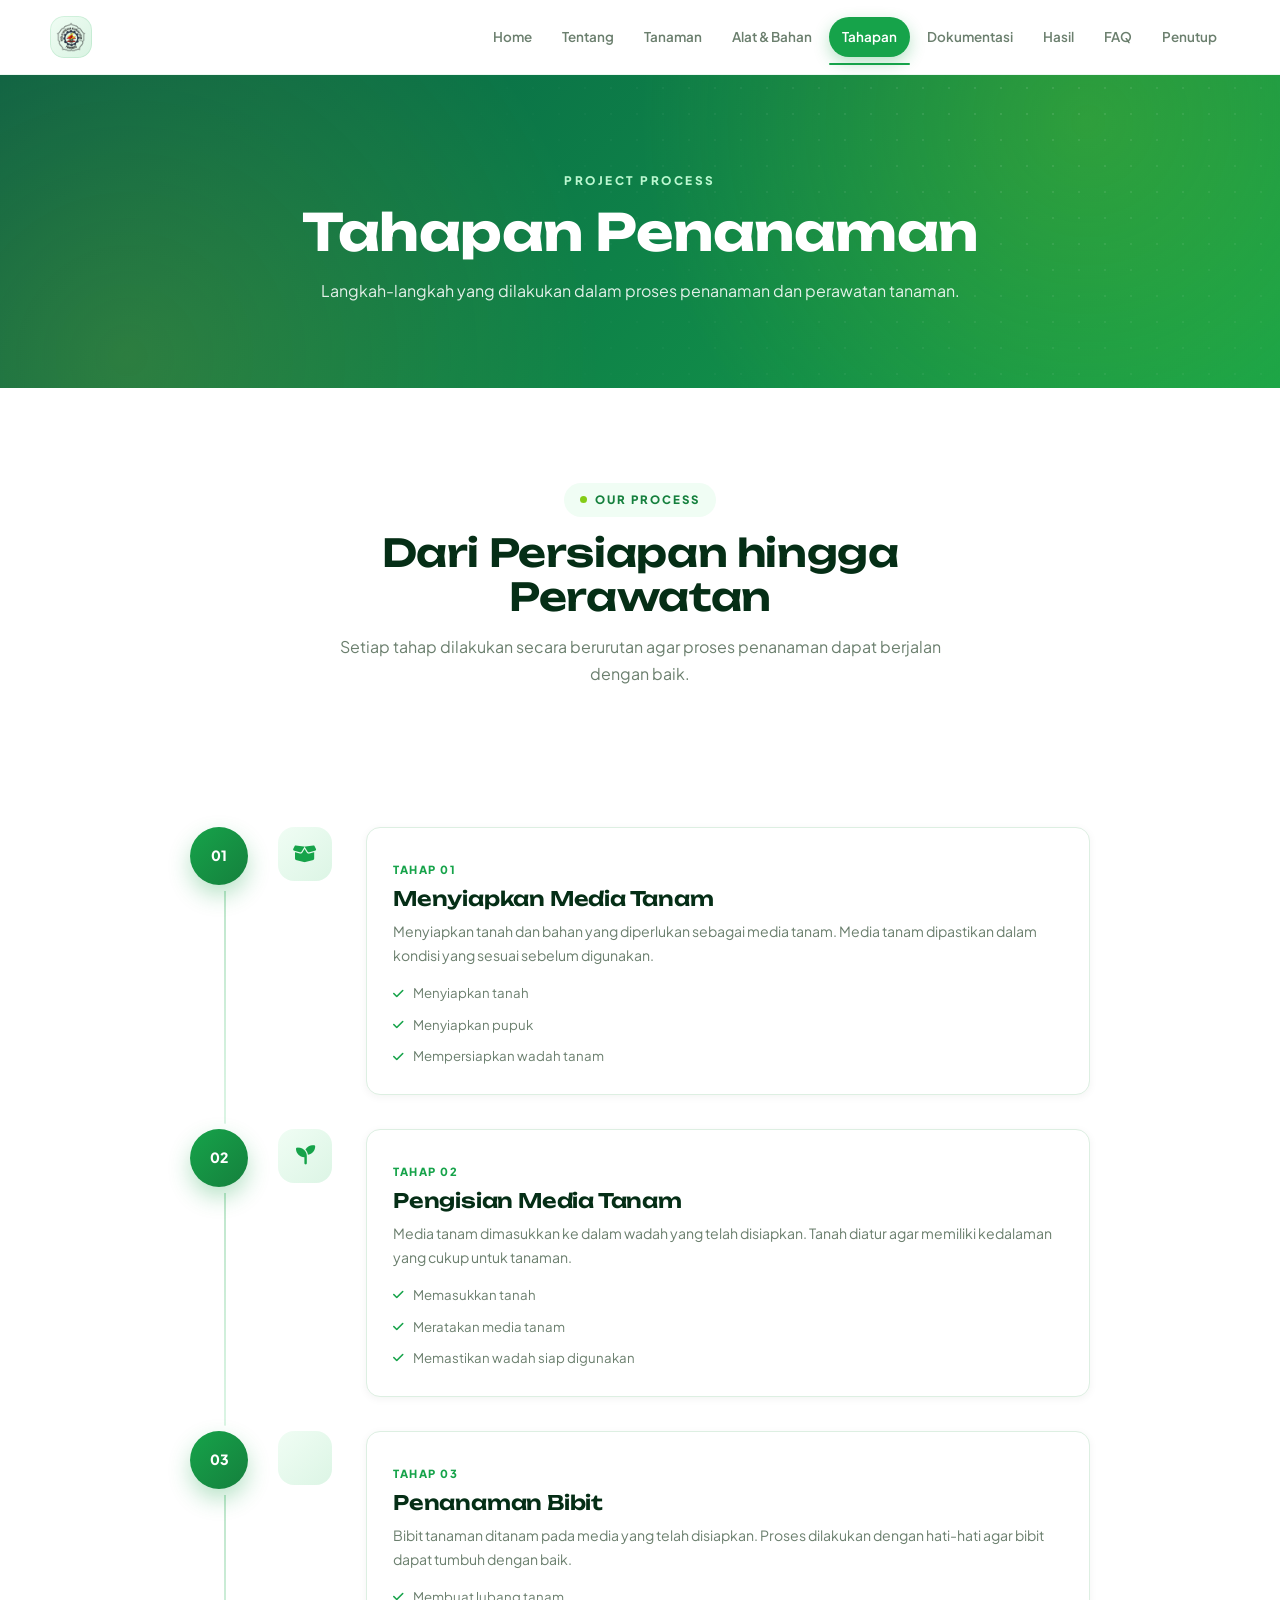
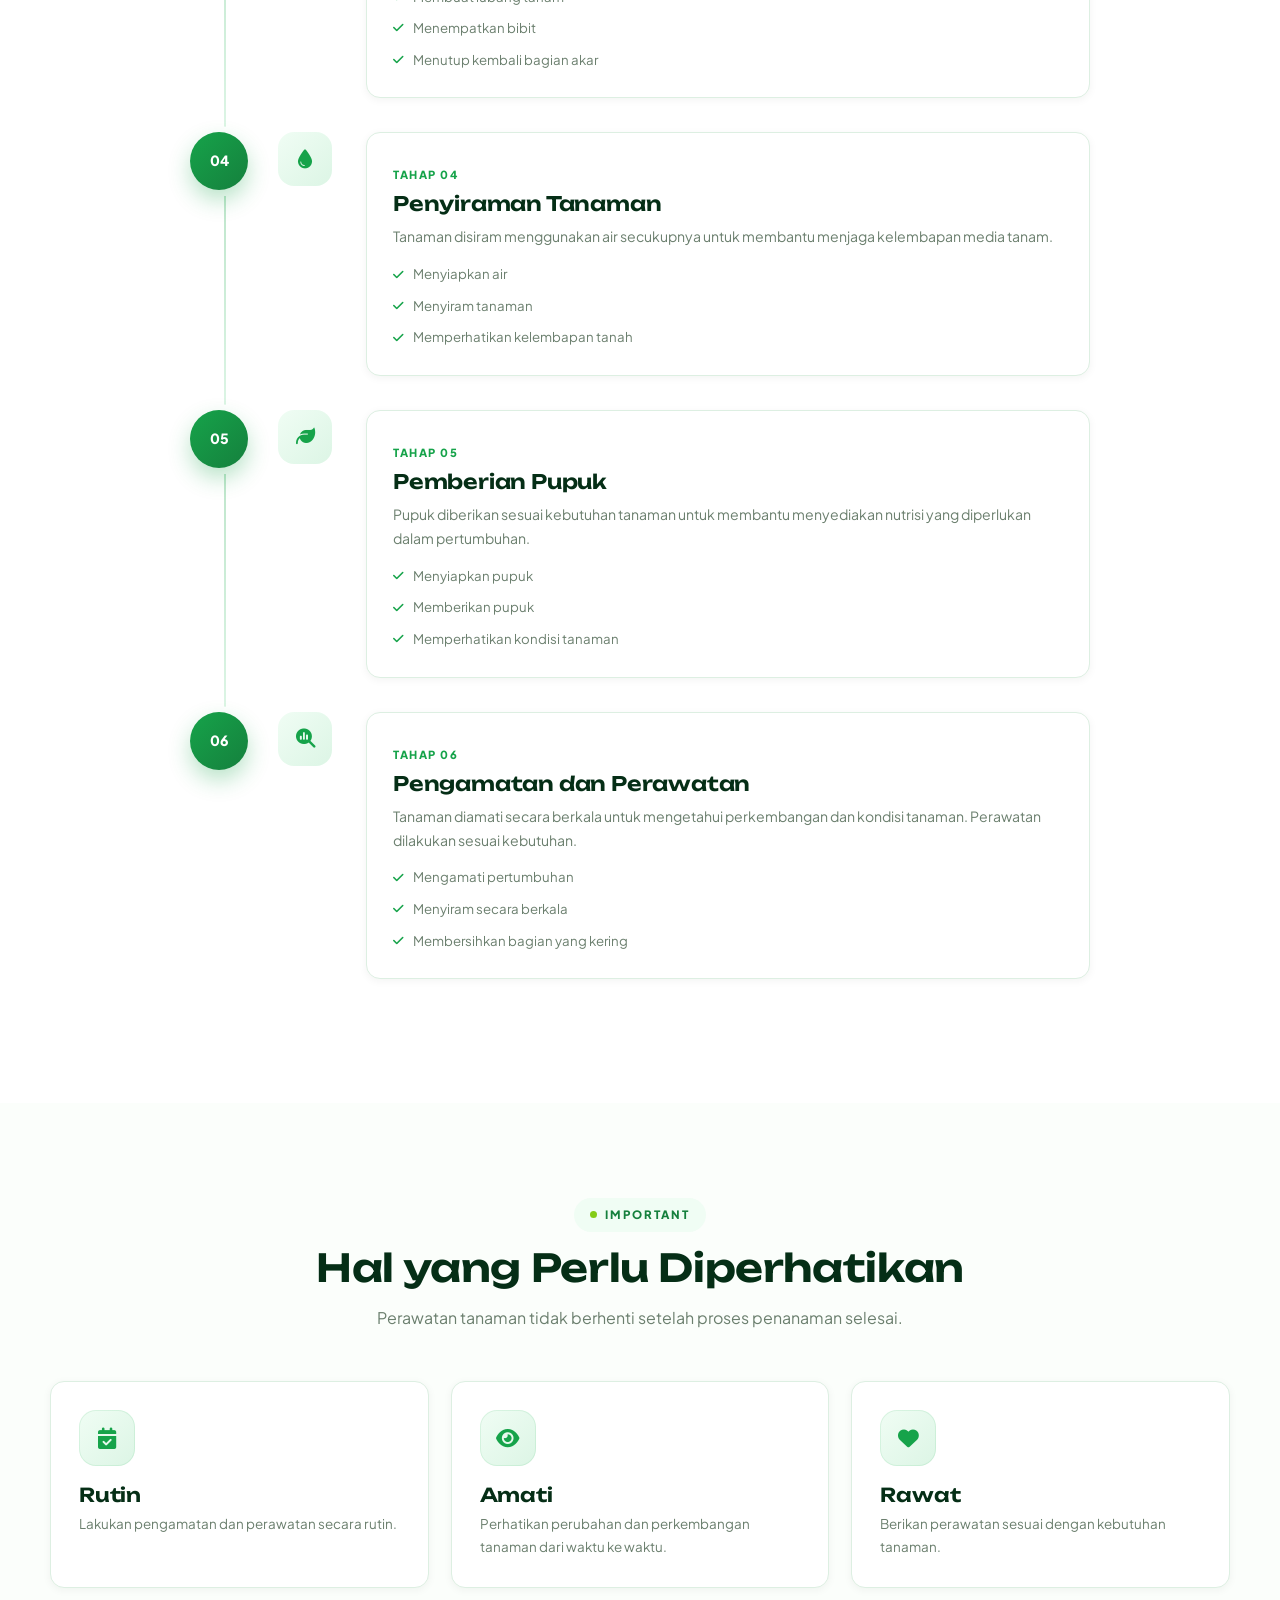
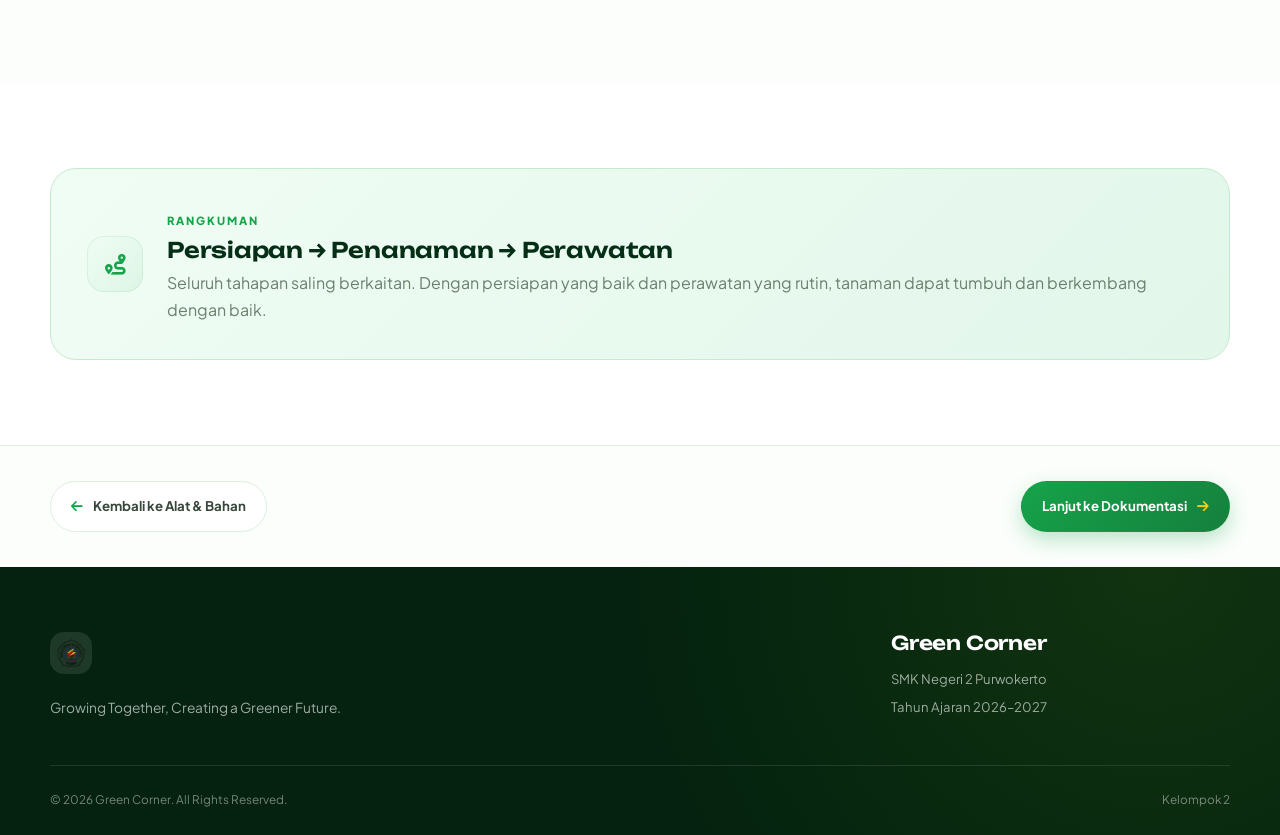
<file: tahapan.html>
<!DOCTYPE html>
<html lang="id">

<head>

    <meta charset="UTF-8">

    <meta name="viewport"
          content="width=device-width, initial-scale=1.0">

    <title>Tahapan | Green Corner</title>


    <!-- Google Fonts -->

    <link rel="preconnect"
          href="https://fonts.googleapis.com">

    <link rel="preconnect"
          href="https://fonts.gstatic.com"
          crossorigin>

    <link href="https://fonts.googleapis.com/css2?family=Unbounded:wght@500;600;700;800&family=Plus+Jakarta+Sans:wght@400;500;600;700;800&display=swap"
          rel="stylesheet">


    <!-- Font Awesome -->

    <link rel="stylesheet"
          href="https://cdnjs.cloudflare.com/ajax/libs/font-awesome/6.7.2/css/all.min.css">


    <!-- Favicon -->
    <link rel="icon" type="image/png" href="assets/logo/logo.png">

    <!-- CSS -->
    <link rel="stylesheet"
          href="style.css">
</head>


<body>


    <!-- =====================================================
         NAVBAR
    ====================================================== -->

    <header class="navbar">

        <div class="container">


            <!-- LOGO -->

            <a href="home.html"
               class="nav-logo">

                <img class="nav-logo-icon" src="assets/logo/logo.png" alt="Logo Green Corner">

            </a>


            <!-- MOBILE MENU -->

            <button class="menu-toggle"
                    aria-label="Buka menu"
                    aria-expanded="false">

                <i class="fa-solid fa-bars"></i>

            </button>


            <!-- NAVIGATION -->

            <nav>

                <ul>

                    <li>
                        <a href="home.html">
                            Home
                        </a>
                    </li>

                    <li>
                        <a href="tentang.html">
                            Tentang
                        </a>
                    </li>

                    <li>
                        <a href="tanaman.html">
                            Tanaman
                        </a>
                    </li>

                    <li>
                        <a href="alat.html">
                            Alat & Bahan
                        </a>
                    </li>

                    <li>
                        <a href="tahapan.html"
                           class="active">
                            Tahapan
                        </a>
                    </li>

                    <li>
                        <a href="dokumentasi.html">
                            Dokumentasi
                        </a>
                    </li>

                    <li>
                        <a href="hasil.html">
                            Hasil
                        </a>
                    </li>

                    <li>
                        <a href="faq.html">
                            FAQ
                        </a>
                    </li>

                    <li>
                        <a href="penutup.html">
                            Penutup
                        </a>
                    </li>

                </ul>

            </nav>

        </div>

    </header>



    <!-- =====================================================
         PAGE HEADER
    ====================================================== -->

    <main>

        <section class="page-header">

            <div class="container">

                <div class="page-header-content">

                    <span>
                        PROJECT PROCESS
                    </span>

                    <h1>
                        Tahapan Penanaman
                    </h1>

                    <p>

                        Langkah-langkah yang dilakukan dalam
                        proses penanaman dan perawatan tanaman.

                    </p>

                </div>

            </div>

        </section>



        <!-- =====================================================
             INTRODUCTION
        ====================================================== -->

        <section class="steps-intro">

            <div class="container">

                <div class="section-title">

                    <span>
                        OUR PROCESS
                    </span>

                    <h2>
                        Dari Persiapan hingga Perawatan
                    </h2>

                    <p>

                        Setiap tahap dilakukan secara berurutan
                        agar proses penanaman dapat berjalan
                        dengan baik.

                    </p>

                </div>

            </div>

        </section>



        <!-- =====================================================
             STEP TIMELINE
        ====================================================== -->

        <section class="steps-section">

            <div class="container">


                <div class="steps-timeline">


                    <!-- STEP 01 -->

                    <article class="step-item">


                        <div class="step-number">
                            01
                        </div>


                        <div class="step-icon">

                            <i class="fa-solid fa-box-open"></i>

                        </div>


                        <div class="step-content">

                            <span>
                                TAHAP 01
                            </span>

                            <h2>
                                Menyiapkan Media Tanam
                            </h2>

                            <p>

                                Menyiapkan tanah dan bahan yang
                                diperlukan sebagai media tanam.
                                Media tanam dipastikan dalam
                                kondisi yang sesuai sebelum
                                digunakan.

                            </p>


                            <ul>

                                <li>
                                    <i class="fa-solid fa-check"></i>
                                    Menyiapkan tanah
                                </li>

                                <li>
                                    <i class="fa-solid fa-check"></i>
                                    Menyiapkan pupuk
                                </li>

                                <li>
                                    <i class="fa-solid fa-check"></i>
                                    Mempersiapkan wadah tanam
                                </li>

                            </ul>

                        </div>

                    </article>



                    <!-- STEP 02 -->

                    <article class="step-item">


                        <div class="step-number">
                            02
                        </div>


                        <div class="step-icon">

                            <i class="fa-solid fa-seedling"></i>

                        </div>


                        <div class="step-content">

                            <span>
                                TAHAP 02
                            </span>

                            <h2>
                                Pengisian Media Tanam
                            </h2>

                            <p>

                                Media tanam dimasukkan ke dalam
                                wadah yang telah disiapkan.
                                Tanah diatur agar memiliki
                                kedalaman yang cukup untuk
                                tanaman.

                            </p>


                            <ul>

                                <li>
                                    <i class="fa-solid fa-check"></i>
                                    Memasukkan tanah
                                </li>

                                <li>
                                    <i class="fa-solid fa-check"></i>
                                    Meratakan media tanam
                                </li>

                                <li>
                                    <i class="fa-solid fa-check"></i>
                                    Memastikan wadah siap digunakan
                                </li>

                            </ul>

                        </div>

                    </article>



                    <!-- STEP 03 -->

                    <article class="step-item">


                        <div class="step-number">
                            03
                        </div>


                        <div class="step-icon">

                            <i class="fa-solid fa-hand-holding-seedling"></i>

                        </div>


                        <div class="step-content">

                            <span>
                                TAHAP 03
                            </span>

                            <h2>
                                Penanaman Bibit
                            </h2>

                            <p>

                                Bibit tanaman ditanam pada media
                                yang telah disiapkan. Proses
                                dilakukan dengan hati-hati agar
                                bibit dapat tumbuh dengan baik.

                            </p>


                            <ul>

                                <li>
                                    <i class="fa-solid fa-check"></i>
                                    Membuat lubang tanam
                                </li>

                                <li>
                                    <i class="fa-solid fa-check"></i>
                                    Menempatkan bibit
                                </li>

                                <li>
                                    <i class="fa-solid fa-check"></i>
                                    Menutup kembali bagian akar
                                </li>

                            </ul>

                        </div>

                    </article>



                    <!-- STEP 04 -->

                    <article class="step-item">


                        <div class="step-number">
                            04
                        </div>


                        <div class="step-icon">

                            <i class="fa-solid fa-droplet"></i>

                        </div>


                        <div class="step-content">

                            <span>
                                TAHAP 04
                            </span>

                            <h2>
                                Penyiraman Tanaman
                            </h2>

                            <p>

                                Tanaman disiram menggunakan air
                                secukupnya untuk membantu menjaga
                                kelembapan media tanam.

                            </p>


                            <ul>

                                <li>
                                    <i class="fa-solid fa-check"></i>
                                    Menyiapkan air
                                </li>

                                <li>
                                    <i class="fa-solid fa-check"></i>
                                    Menyiram tanaman
                                </li>

                                <li>
                                    <i class="fa-solid fa-check"></i>
                                    Memperhatikan kelembapan tanah
                                </li>

                            </ul>

                        </div>

                    </article>



                    <!-- STEP 05 -->

                    <article class="step-item">


                        <div class="step-number">
                            05
                        </div>


                        <div class="step-icon">

                            <i class="fa-solid fa-leaf"></i>

                        </div>


                        <div class="step-content">

                            <span>
                                TAHAP 05
                            </span>

                            <h2>
                                Pemberian Pupuk
                            </h2>

                            <p>

                                Pupuk diberikan sesuai kebutuhan
                                tanaman untuk membantu menyediakan
                                nutrisi yang diperlukan dalam
                                pertumbuhan.

                            </p>


                            <ul>

                                <li>
                                    <i class="fa-solid fa-check"></i>
                                    Menyiapkan pupuk
                                </li>

                                <li>
                                    <i class="fa-solid fa-check"></i>
                                    Memberikan pupuk
                                </li>

                                <li>
                                    <i class="fa-solid fa-check"></i>
                                    Memperhatikan kondisi tanaman
                                </li>

                            </ul>

                        </div>

                    </article>



                    <!-- STEP 06 -->

                    <article class="step-item">


                        <div class="step-number">
                            06
                        </div>


                        <div class="step-icon">

                            <i class="fa-solid fa-magnifying-glass-chart"></i>

                        </div>


                        <div class="step-content">

                            <span>
                                TAHAP 06
                            </span>

                            <h2>
                                Pengamatan dan Perawatan
                            </h2>

                            <p>

                                Tanaman diamati secara berkala
                                untuk mengetahui perkembangan dan
                                kondisi tanaman. Perawatan dilakukan
                                sesuai kebutuhan.

                            </p>


                            <ul>

                                <li>
                                    <i class="fa-solid fa-check"></i>
                                    Mengamati pertumbuhan
                                </li>

                                <li>
                                    <i class="fa-solid fa-check"></i>
                                    Menyiram secara berkala
                                </li>

                                <li>
                                    <i class="fa-solid fa-check"></i>
                                    Membersihkan bagian yang kering
                                </li>

                            </ul>

                        </div>

                    </article>


                </div>

            </div>

        </section>



        <!-- =====================================================
             IMPORTANT NOTES
        ====================================================== -->

        <section class="process-notes">

            <div class="container">


                <div class="section-title">

                    <span>
                        IMPORTANT
                    </span>

                    <h2>
                        Hal yang Perlu Diperhatikan
                    </h2>

                    <p>

                        Perawatan tanaman tidak berhenti
                        setelah proses penanaman selesai.

                    </p>

                </div>


                <div class="notes-grid">


                    <article class="note-card">

                        <div class="note-icon">

                            <i class="fa-solid fa-calendar-check"></i>

                        </div>

                        <h3>
                            Rutin
                        </h3>

                        <p>

                            Lakukan pengamatan dan perawatan
                            secara rutin.

                        </p>

                    </article>


                    <article class="note-card">

                        <div class="note-icon">

                            <i class="fa-solid fa-eye"></i>

                        </div>

                        <h3>
                            Amati
                        </h3>

                        <p>

                            Perhatikan perubahan dan perkembangan
                            tanaman dari waktu ke waktu.

                        </p>

                    </article>


                    <article class="note-card">

                        <div class="note-icon">

                            <i class="fa-solid fa-heart"></i>

                        </div>

                        <h3>
                            Rawat
                        </h3>

                        <p>

                            Berikan perawatan sesuai dengan
                            kebutuhan tanaman.

                        </p>

                    </article>


                </div>

            </div>

        </section>



        <!-- =====================================================
             PROCESS SUMMARY
        ====================================================== -->

        <section class="process-summary">

            <div class="container">


                <div class="summary-box">


                    <div class="summary-icon">

                        <i class="fa-solid fa-route"></i>

                    </div>


                    <div class="summary-content">

                        <span>
                            RANGKUMAN
                        </span>

                        <h2>
                            Persiapan → Penanaman → Perawatan
                        </h2>

                        <p>

                            Seluruh tahapan saling berkaitan.
                            Dengan persiapan yang baik dan
                            perawatan yang rutin, tanaman dapat
                            tumbuh dan berkembang dengan baik.

                        </p>

                    </div>


                </div>

            </div>

        </section>



        <!-- =====================================================
             NAVIGATION
        ====================================================== -->

        <section class="page-navigation">

            <div class="container">


                <a href="alat.html"
                   class="page-nav-button">

                    <i class="fa-solid fa-arrow-left"></i>

                    <span>
                        Kembali ke Alat & Bahan
                    </span>

                </a>


                <a href="dokumentasi.html"
                   class="page-nav-button next">

                    <span>
                        Lanjut ke Dokumentasi
                    </span>

                    <i class="fa-solid fa-arrow-right"></i>

                </a>


            </div>

        </section>


    </main>



    <!-- =====================================================
         FOOTER
    ====================================================== -->

    <footer class="footer">

        <div class="container">


            <div class="footer-main">


                <div class="footer-brand">

                    <a href="home.html"
                       class="nav-logo">

                        <img class="nav-logo-icon" src="assets/logo/logo.png" alt="Logo Green Corner">

                    </a>

                    <p>

                        Growing Together,
                        Creating a Greener Future.

                    </p>

                </div>


                <div class="footer-info">

                    <h3>
                        Green Corner
                    </h3>

                    <p>
                        SMK Negeri 2 Purwokerto
                    </p>

                    <p>
                        Tahun Ajaran 2026–2027
                    </p>

                </div>


            </div>


            <div class="footer-bottom">

                <p>
                    © 2026 Green Corner. All Rights Reserved.
                </p>

                <p>
                    Kelompok 2
                </p>

            </div>


        </div>

    </footer>



    <!-- =====================================================
         JAVASCRIPT
    ====================================================== -->

    <script src="js/script.js"></script>

</body>

</html>
</file>
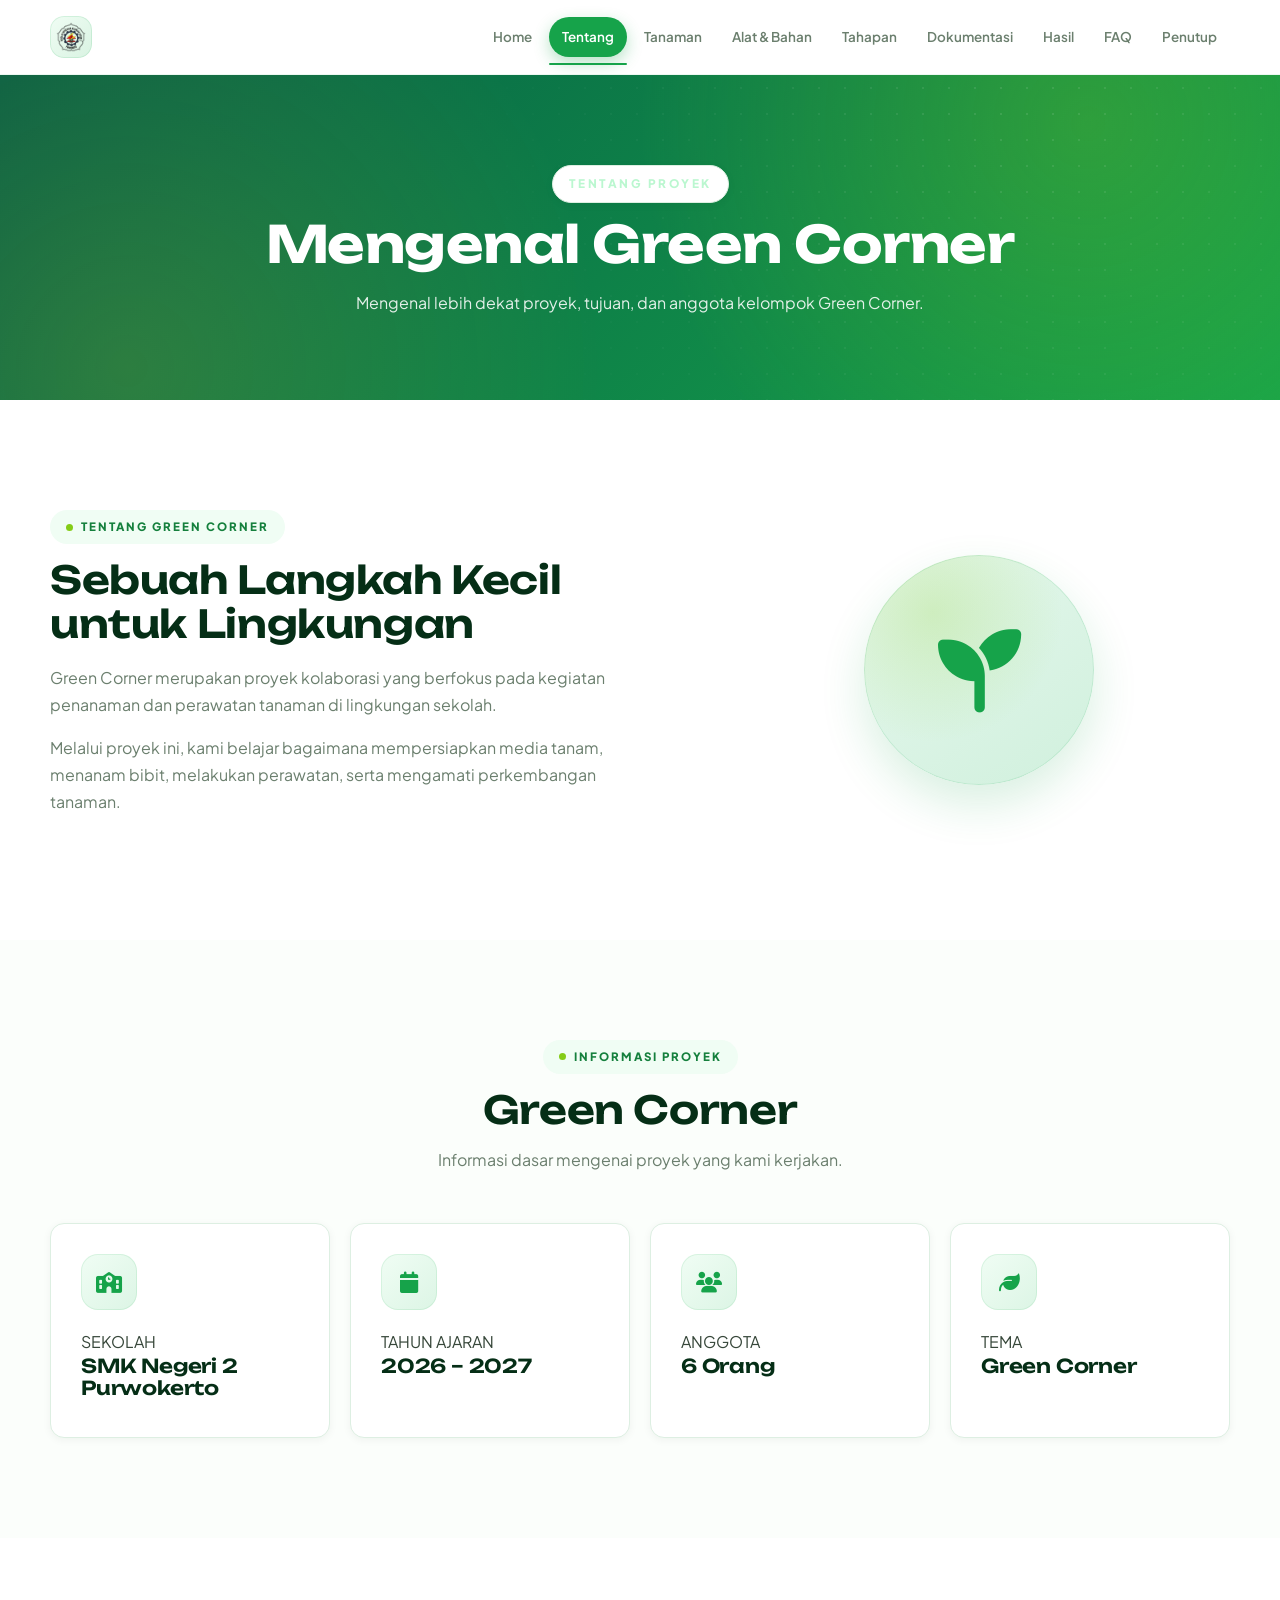
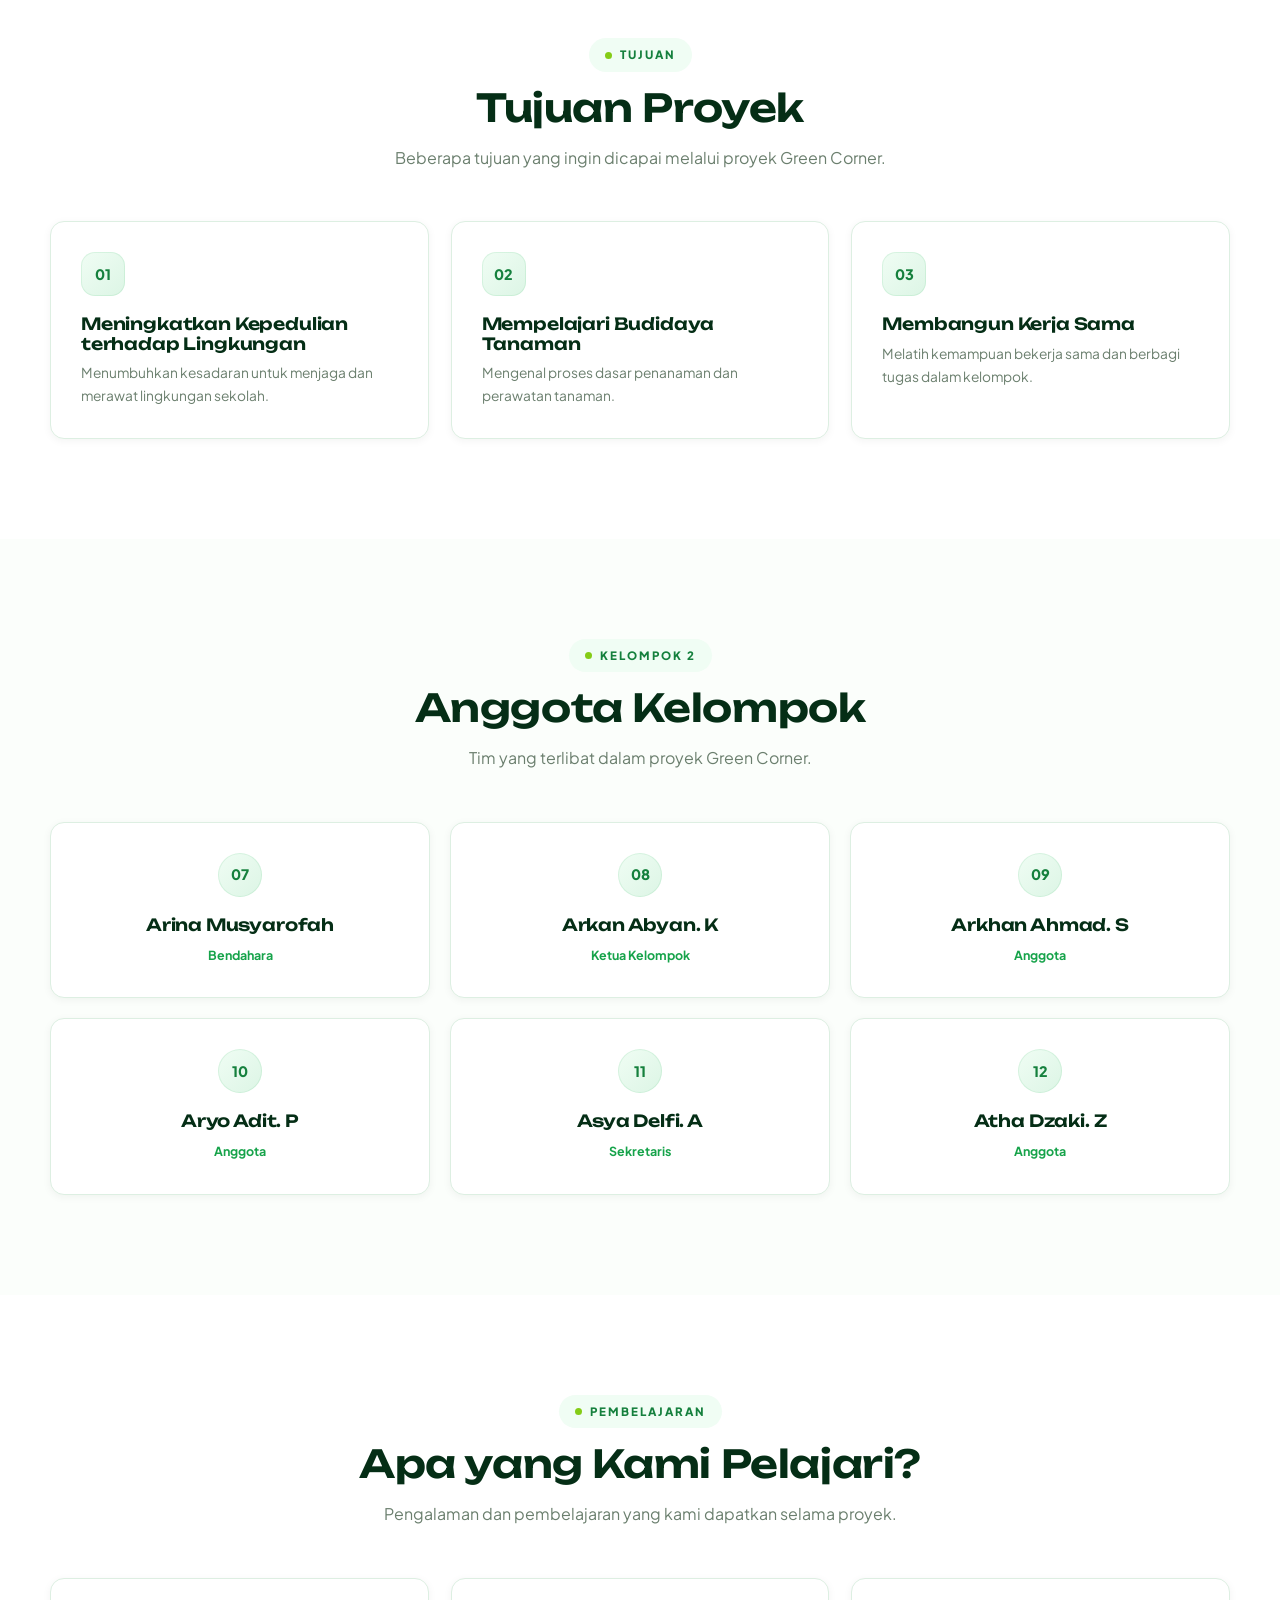
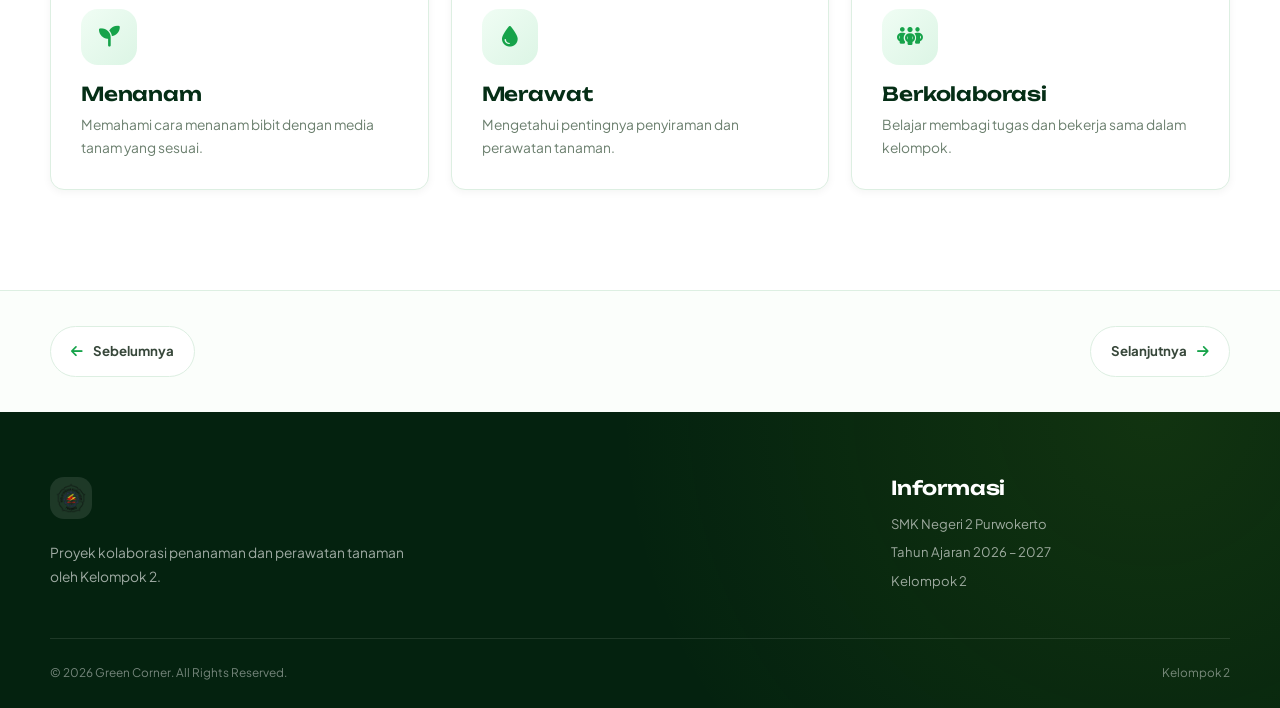
<file: tentang.html>
<!DOCTYPE html>
<html lang="id">

<head>

    <meta charset="UTF-8">

    <meta
        name="viewport"
        content="width=device-width, initial-scale=1.0"
    >

    <title>Tentang | Green Corner</title>

    <!-- GOOGLE FONT -->
    <link rel="preconnect" href="https://fonts.googleapis.com">

    <link rel="preconnect" href="https://fonts.gstatic.com" crossorigin>
    <link
        href="https://fonts.googleapis.com/css2?family=Unbounded:wght@500;600;700;800&family=Plus+Jakarta+Sans:wght@400;500;600;700;800&display=swap"
        rel="stylesheet"
    >

    <!-- FONT AWESOME -->
    <link
        rel="stylesheet"
        href="https://cdnjs.cloudflare.com/ajax/libs/font-awesome/6.7.2/css/all.min.css"
    >

    <!-- Favicon -->
    <link rel="icon" type="image/png" href="assets/logo/logo.png">

    <!-- CSS -->
    <link
        rel="stylesheet"
        href="style.css"
    >
</head>


<body>


<!-- =====================================================
     NAVBAR
===================================================== -->

<header class="navbar">

    <div class="container">

        <a href="home.html" class="nav-logo">

            <img class="nav-logo-icon" src="assets/logo/logo.png" alt="Logo Green Corner">

        </a>


        <button
            class="menu-toggle"
            aria-label="Buka menu"
            aria-expanded="false"
        >

            <i class="fa-solid fa-bars"></i>

        </button>


        <nav>

<ul>

            <li>
                <a href="home.html">
                    Home
                </a>
            </li>

            <li>
                <a href="tentang.html" class="active">
                    Tentang
                </a>
            </li>

            <li>
                <a href="tanaman.html">
                    Tanaman
                </a>
            </li>

            <li>
                <a href="alat.html">
                    Alat & Bahan
                </a>
            </li>

            <li>
                <a href="tahapan.html">
                    Tahapan
                </a>
            </li>

            <li>
                <a href="dokumentasi.html">
                    Dokumentasi
                </a>
            </li>

            <li>
                <a href="hasil.html">
                    Hasil
                </a>
            </li>

            <li>
                <a href="faq.html">
                    FAQ
                </a>
            </li>

            <li>
                <a href="penutup.html">
                    Penutup
                </a>
            </li>

        </ul>

</nav>

    </div>

</header>



<!-- =====================================================
     MAIN
===================================================== -->

<main>


    <!-- =================================================
         PAGE BANNER
    ================================================= -->

    <section class="page-banner">

        <div class="container">

            <span class="hero-label">
                TENTANG PROYEK
            </span>

            <h1>
                Mengenal Green Corner
            </h1>

            <p>
                Mengenal lebih dekat proyek,
                tujuan, dan anggota kelompok
                Green Corner.
            </p>

        </div>

    </section>



    <!-- =================================================
         INTRODUCTION
    ================================================= -->

    <section class="about-intro section-padding">

        <div class="container">

            <div class="about-grid">

                <div class="about-content">

                    <span class="section-label">
                        TENTANG GREEN CORNER
                    </span>

                    <h2>
                        Sebuah Langkah Kecil
                        untuk Lingkungan
                    </h2>

                    <p>

                        Green Corner merupakan proyek
                        kolaborasi yang berfokus pada
                        kegiatan penanaman dan
                        perawatan tanaman di lingkungan
                        sekolah.

                    </p>

                    <p>

                        Melalui proyek ini, kami belajar
                        bagaimana mempersiapkan media
                        tanam, menanam bibit, melakukan
                        perawatan, serta mengamati
                        perkembangan tanaman.

                    </p>

                </div>


                <div class="about-visual">

                    <div class="about-icon">

                        <i class="fa-solid fa-seedling"></i>

                    </div>

                </div>

            </div>

        </div>

    </section>



    <!-- =================================================
         PROJECT INFORMATION
    ================================================= -->

    <section class="project-info section-padding">

        <div class="container">

            <div class="section-title">

                <span class="section-label">
                    INFORMASI PROYEK
                </span>

                <h2>
                    Green Corner
                </h2>

                <p>
                    Informasi dasar mengenai proyek
                    yang kami kerjakan.
                </p>

            </div>


            <div class="info-cards">


                <article class="info-card">

                    <div class="info-icon">

                        <i class="fa-solid fa-school"></i>

                    </div>

                    <div>

                        <span>
                            SEKOLAH
                        </span>

                        <h3>
                            SMK Negeri 2 Purwokerto
                        </h3>

                    </div>

                </article>



                <article class="info-card">

                    <div class="info-icon">

                        <i class="fa-solid fa-calendar"></i>

                    </div>

                    <div>

                        <span>
                            TAHUN AJARAN
                        </span>

                        <h3>
                            2026 – 2027
                        </h3>

                    </div>

                </article>



                <article class="info-card">

                    <div class="info-icon">

                        <i class="fa-solid fa-users"></i>

                    </div>

                    <div>

                        <span>
                            ANGGOTA
                        </span>

                        <h3>
                            6 Orang
                        </h3>

                    </div>

                </article>



                <article class="info-card">

                    <div class="info-icon">

                        <i class="fa-solid fa-leaf"></i>

                    </div>

                    <div>

                        <span>
                            TEMA
                        </span>

                        <h3>
                            Green Corner
                        </h3>

                    </div>

                </article>

            </div>

        </div>

    </section>



    <!-- =================================================
         OBJECTIVES
    ================================================= -->

    <section class="objectives section-padding">

        <div class="container">

            <div class="section-title">

                <span class="section-label">
                    TUJUAN
                </span>

                <h2>
                    Tujuan Proyek
                </h2>

                <p>
                    Beberapa tujuan yang ingin
                    dicapai melalui proyek Green Corner.
                </p>

            </div>


            <div class="objectives-grid">


                <article class="objective-item">

                    <div class="objective-number">
                        01
                    </div>

                    <div>

                        <h3>
                            Meningkatkan Kepedulian
                            terhadap Lingkungan
                        </h3>

                        <p>
                            Menumbuhkan kesadaran untuk
                            menjaga dan merawat lingkungan
                            sekolah.
                        </p>

                    </div>

                </article>



                <article class="objective-item">

                    <div class="objective-number">
                        02
                    </div>

                    <div>

                        <h3>
                            Mempelajari Budidaya
                            Tanaman
                        </h3>

                        <p>
                            Mengenal proses dasar
                            penanaman dan perawatan
                            tanaman.
                        </p>

                    </div>

                </article>



                <article class="objective-item">

                    <div class="objective-number">
                        03
                    </div>

                    <div>

                        <h3>
                            Membangun Kerja Sama
                        </h3>

                        <p>
                            Melatih kemampuan bekerja
                            sama dan berbagi tugas
                            dalam kelompok.
                        </p>

                    </div>

                </article>

            </div>

        </div>

    </section>



    <!-- =================================================
         TEAM
    ================================================= -->

    <section class="team-section section-padding">

        <div class="container">

            <div class="section-title">

                <span class="section-label">
                    KELOMPOK 2
                </span>

                <h2>
                    Anggota Kelompok
                </h2>

                <p>
                    Tim yang terlibat dalam proyek
                    Green Corner.
                </p>

            </div>


            <div class="team-grid">


                <article class="team-card">

                    <div class="team-number">
                        07
                    </div>

                    <h3>
                        Arina Musyarofah
                    </h3>

                    <span>
                        Bendahara
                    </span>

                </article>



                <article class="team-card">

                    <div class="team-number">
                        08
                    </div>

                    <h3>
                        Arkan Abyan. K
                    </h3>

                    <span>
                        Ketua Kelompok
                    </span>

                </article>



                <article class="team-card">

                    <div class="team-number">
                        09
                    </div>

                    <h3>
                        Arkhan Ahmad. S
                    </h3>

                    <span>
                        Anggota
                    </span>

                </article>



                <article class="team-card">

                    <div class="team-number">
                        10
                    </div>

                    <h3>
                        Aryo Adit. P
                    </h3>

                    <span>
                        Anggota
                    </span>

                </article>



                <article class="team-card">

                    <div class="team-number">
                        11
                    </div>

                    <h3>
                        Asya Delfi. A
                    </h3>

                    <span>
                        Sekretaris
                    </span>

                </article>



                <article class="team-card">

                    <div class="team-number">
                        12
                    </div>

                    <h3>
                        Atha Dzaki. Z
                    </h3>

                    <span>
                        Anggota
                    </span>

                </article>

            </div>

        </div>

    </section>



    <!-- =================================================
         WHAT WE LEARNED
    ================================================= -->

    <section class="learning-section section-padding">

        <div class="container">

            <div class="section-title">

                <span class="section-label">
                    PEMBELAJARAN
                </span>

                <h2>
                    Apa yang Kami Pelajari?
                </h2>

                <p>
                    Pengalaman dan pembelajaran yang
                    kami dapatkan selama proyek.
                </p>

            </div>


            <div class="learning-grid">


                <article class="learning-card">

                    <i class="fa-solid fa-seedling"></i>

                    <h3>
                        Menanam
                    </h3>

                    <p>
                        Memahami cara menanam bibit
                        dengan media tanam yang sesuai.
                    </p>

                </article>



                <article class="learning-card">

                    <i class="fa-solid fa-droplet"></i>

                    <h3>
                        Merawat
                    </h3>

                    <p>
                        Mengetahui pentingnya penyiraman
                        dan perawatan tanaman.
                    </p>

                </article>



                <article class="learning-card">

                    <i class="fa-solid fa-people-group"></i>

                    <h3>
                        Berkolaborasi
                    </h3>

                    <p>
                        Belajar membagi tugas dan
                        bekerja sama dalam kelompok.
                    </p>

                </article>

            </div>

        </div>

    </section>



    <!-- =================================================
         PAGE NAVIGATION
    ================================================= -->

    <section class="page-navigation">

        <div class="container">

            <a
                href="home.html"
                class="page-nav-button"
            >

                <i class="fa-solid fa-arrow-left"></i>

                <span>
                    Sebelumnya
                </span>

            </a>


            <a
                href="tanaman.html"
                class="page-nav-button"
            >

                <span>
                    Selanjutnya
                </span>

                <i class="fa-solid fa-arrow-right"></i>

            </a>

        </div>

    </section>

</main>



<!-- =====================================================
     FOOTER
===================================================== -->

<footer class="footer">

    <div class="container">

        <div class="footer-main">


            <div class="footer-brand">

                <a
                    href="home.html"
                    class="nav-logo"
                >

                    <img class="nav-logo-icon" src="assets/logo/logo.png" alt="Logo Green Corner">

                </a>


                <p>

                    Proyek kolaborasi penanaman
                    dan perawatan tanaman oleh
                    Kelompok 2.

                </p>

            </div>



            <div class="footer-info">

                <h3>
                    Informasi
                </h3>

                <p>
                    SMK Negeri 2 Purwokerto
                </p>

                <p>
                    Tahun Ajaran 2026 – 2027
                </p>

                <p>
                    Kelompok 2
                </p>

            </div>

        </div>


        <div class="footer-bottom">

            <p>
                © 2026 Green Corner.
                All Rights Reserved.
            </p>

            <p>
                Kelompok 2
            </p>

        </div>

    </div>

</footer>



<!-- =====================================================
     JAVASCRIPT
===================================================== -->

<script src="js/script.js"></script>


</body>

</html>
</file>
<file: style.css>
/* =====================================================
   GREEN CORNER — MODERN REDESIGN 2026
   Tema: Fresh Green + White
===================================================== */

:root{
    --primary:#16a34a;
    --primary-dark:#15803d;
    --primary-deep:#065f46;
    --accent:#84cc16;
    --sun:#facc15;
    --dark:#052e16;
    --light:#f0fdf4;
    --lighter:#fbfefb;
    --white:#ffffff;
    --black:#052e16;
    --text:#37473a;
    --muted:#6b7f6e;
    --border:#ddefe2;
    --shadow:0 10px 30px rgba(22,163,74,.10);
    --shadow-hover:0 20px 45px rgba(22,163,74,.16);
    --card-shadow:0 6px 20px rgba(5,46,22,.07);
    --soft-shadow:0 2px 8px rgba(5,46,22,.05);
    --radius-sm:8px;
    --radius:14px;
    --radius-md:18px;
    --radius-lg:26px;
    --container:1180px;
}

/* ============ RESET & BASE ============ */
*{margin:0;padding:0;box-sizing:border-box}
html{scroll-behavior:smooth}
body{
    font-family:"Plus Jakarta Sans",sans-serif;
    background:var(--white);
    color:var(--text);
    line-height:1.7;
    overflow-x:hidden;
}
img{display:block;max-width:100%}
a{text-decoration:none;color:inherit}
button{font-family:inherit}
ul{list-style:none}
.container{width:min(calc(100% - 40px),var(--container));margin-inline:auto}

h1,h2,h3,h4{
    font-family:"Unbounded",sans-serif;
    color:var(--black);
    line-height:1.15;
    letter-spacing:-.01em;
}
h1{font-size:3rem;font-weight:700}
h2{font-size:2.2rem;font-weight:600}
h3{font-size:1.2rem;font-weight:600}
p{color:var(--text)}

::selection{background:var(--primary);color:#fff}
::-webkit-scrollbar{width:9px}
::-webkit-scrollbar-track{background:#eef7f0}
::-webkit-scrollbar-thumb{background:#86c79b;border-radius:20px}
::-webkit-scrollbar-thumb:hover{background:var(--primary)}
button,a{-webkit-tap-highlight-color:transparent}

/* ============ NAVBAR ============ */
.navbar{
    position:sticky;top:0;z-index:1000;
    background:rgba(255,255,255,.88);
    backdrop-filter:blur(16px);
    -webkit-backdrop-filter:blur(16px);
    border-bottom:1px solid rgba(22,163,74,.08);
}
.navbar .container{
    min-height:74px;
    display:flex;align-items:center;justify-content:space-between;gap:20px;
}
.nav-logo{
    display:inline-flex;align-items:center;gap:11px;flex-shrink:0;
    font-weight:800;font-size:1.05rem;color:var(--primary-deep);
}
.nav-logo-icon{
    width:42px;height:42px;display:grid;place-items:center;
    border-radius:14px;font-size:1.3rem;
    background:linear-gradient(135deg,var(--light),#d9f3e2);
    box-shadow:inset 0 0 0 1px rgba(22,163,74,.12);
    transition:transform .25s ease;
}
.nav-logo:hover .nav-logo-icon{transform:rotate(-8deg) scale(1.06)}
.navbar nav ul{display:flex;align-items:center;gap:4px}
.navbar nav a{
    display:block;padding:9px 13px;border-radius:50px;
    color:var(--muted);font-size:.84rem;font-weight:600;white-space:nowrap;
    transition:.25s ease;
}
.navbar nav a:hover{background:var(--light);color:var(--primary-dark);transform:translateY(-1px)}
.navbar nav a.active{background:var(--primary);color:#fff;box-shadow:0 6px 16px rgba(22,163,74,.3)}
.menu-toggle{
    display:none;width:44px;height:44px;border:0;border-radius:13px;
    background:var(--light);color:var(--primary);font-size:1.1rem;cursor:pointer;
    transition:.25s ease;
}
.menu-toggle:hover{transform:translateY(-2px)}

/* ============ SECTION TITLE ============ */
.section-title{max-width:760px;margin:0 auto 50px;text-align:center}
.section-title>span,.section-label{
    display:inline-flex;align-items:center;gap:8px;
    margin-bottom:14px;padding:7px 16px;border-radius:999px;
    background:var(--light);color:var(--primary-dark);
    font-size:.72rem;font-weight:800;letter-spacing:2px;text-transform:uppercase;
}
.section-title>span::before,.section-label::before{
    content:"";width:7px;height:7px;border-radius:50%;
    background:var(--accent);flex-shrink:0;
}
.section-title h2{margin-bottom:14px;font-size:clamp(1.7rem,3vw,2.4rem)}
.section-title p{max-width:650px;margin-inline:auto;color:var(--muted)}
.section-padding{padding:100px 0}

/* ============ BUTTONS ============ */
.btn,.btn-primary,.btn-secondary,.start-button{
    display:inline-flex;align-items:center;justify-content:center;gap:10px;
    min-height:46px;padding:13px 22px;border-radius:50px;
    font-size:.85rem;font-weight:700;cursor:pointer;border:0;
    transition:transform .2s ease,box-shadow .2s ease,background .2s ease;
}
.btn,.btn-primary,.start-button{
    background:linear-gradient(135deg,var(--primary),var(--primary-dark));
    color:#fff;box-shadow:0 8px 20px rgba(22,163,74,.28);
}
.btn:hover,.btn-primary:hover,.start-button:hover{
    transform:translateY(-3px);
    box-shadow:0 14px 28px rgba(22,163,74,.34);
}
.btn:active,.btn-primary:active,.start-button:active{transform:translateY(-1px) scale(.97)}
.btn-secondary{
    background:var(--white);color:var(--primary-dark);
    border:1.5px solid var(--border);
}
.btn-secondary:hover{
    border-color:var(--primary);background:var(--light);
    transform:translateY(-3px);box-shadow:var(--shadow);
}
.btn-large{padding:15px 28px}

/* ============ PAGE HEADER / BANNER ============ */
.page-header,.page-banner{
    position:relative;padding:90px 20px 84px;
    background:
        radial-gradient(circle at 85% 15%,rgba(132,204,22,.25),transparent 40%),
        radial-gradient(circle at 10% 90%,rgba(250,204,21,.14),transparent 40%),
        linear-gradient(135deg,var(--primary-deep),var(--primary));
    color:#fff;text-align:center;overflow:hidden;
}
.page-header::after,.page-banner::after{
    content:"";position:absolute;inset:0;pointer-events:none;
    background-image:radial-gradient(rgba(255,255,255,.10) 1.5px,transparent 1.5px);
    background-size:26px 26px;
    mask-image:radial-gradient(circle at 80% 10%,#000 0%,transparent 55%);
    -webkit-mask-image:radial-gradient(circle at 80% 10%,#000 0%,transparent 55%);
}
.page-header-content{max-width:780px;margin-inline:auto;position:relative;z-index:1}
.page-header-content>span,.page-banner .hero-label{
    display:inline-block;margin-bottom:12px;
    color:#bbf7d0;font-size:.74rem;font-weight:800;letter-spacing:2.5px;
}
.page-header h1,.page-banner h1{
    margin-bottom:15px;color:#fff;
    font-size:clamp(2rem,5vw,3.2rem);
}
.page-header p,.page-banner p{max-width:680px;margin-inline:auto;color:rgba(255,255,255,.88)}

/* ============ HOME HERO ============ */
.home-hero{
    padding:110px 0 90px;
    background:
        radial-gradient(circle at 8% 20%,rgba(132,204,22,.10),transparent 35%),
        radial-gradient(circle at 95% 85%,rgba(22,163,74,.10),transparent 35%),
        linear-gradient(160deg,#ffffff 0%,var(--lighter) 55%,var(--light) 100%);
    overflow:hidden;
}
.home-hero .container{
    display:grid;grid-template-columns:1.1fr .9fr;
    align-items:center;gap:60px;
}
.hero-content{max-width:650px}
.hero-label{
    display:inline-flex;align-items:center;gap:8px;
    margin-bottom:18px;padding:8px 16px;border-radius:999px;
    background:var(--white);color:var(--primary-dark);
    border:1px solid var(--border);
    font-size:.76rem;font-weight:800;letter-spacing:1.2px;
    box-shadow:var(--soft-shadow);
}
.hero-content h1{
    margin-bottom:20px;
    font-size:clamp(2.3rem,5vw,4.1rem);
    font-weight:800;letter-spacing:-1.5px;line-height:1.08;
}
.hero-content h1 span{
    display:block;
    background:linear-gradient(120deg,var(--primary) 20%,var(--accent) 80%);
    -webkit-background-clip:text;background-clip:text;
    -webkit-text-fill-color:transparent;color:transparent;
}
.hero-content>p{max-width:580px;margin-bottom:30px;color:var(--muted);font-size:1.02rem}
.hero-buttons{display:flex;flex-wrap:wrap;gap:12px}
.hero-visual{display:flex;justify-content:center;align-items:center}
.hero-image-placeholder{
    position:relative;width:min(100%,480px);aspect-ratio:1/1;
    display:grid;place-items:center;overflow:hidden;border-radius:38px;
    background:
        radial-gradient(circle at 30% 25%,rgba(132,204,22,.18),transparent 45%),
        linear-gradient(145deg,#e7f8ee,#d2f1de);
    box-shadow:var(--shadow-hover),inset 0 0 0 1px rgba(22,163,74,.10);
}
.hero-image-placeholder i{
    font-size:6rem;color:var(--primary);
    filter:drop-shadow(0 12px 24px rgba(22,163,74,.25));
}
.hero-image-placeholder span{
    position:absolute;bottom:26px;
    color:var(--primary-deep);font-weight:800;letter-spacing:2.5px;font-size:.74rem;
}

/* ============ STATS ============ */
.home-stats{
    padding:64px 0;
    background:
        radial-gradient(circle at 90% 10%,rgba(132,204,22,.22),transparent 45%),
        linear-gradient(135deg,var(--primary-deep),var(--primary-dark));
}
.stats-grid{display:grid;grid-template-columns:repeat(4,1fr);gap:24px;text-align:center}
.stat-item{display:flex;flex-direction:column;gap:8px;position:relative}
.stat-item:not(:last-child)::after{
    content:"";position:absolute;right:-12px;top:15%;height:70%;width:1px;
    background:rgba(255,255,255,.18);
}
.stat-number{
    font-size:clamp(2rem,4vw,2.8rem);font-weight:800;color:#fff;line-height:1;
    font-family:"Unbounded",sans-serif;
}
.stat-label{font-size:.76rem;color:rgba(255,255,255,.72);text-transform:uppercase;letter-spacing:.08em}

/* ============ HOME INTRO CARDS ============ */
.home-intro{padding:100px 0;background:var(--white)}
.intro-cards{display:grid;grid-template-columns:repeat(3,1fr);gap:22px}
.info-card,.learning-card,.objective-item,.care-card,.tool-card,.result-card,
.highlight-card,.team-card,.note-card,.progress-card,.monitor-card{
    border:1px solid var(--border);border-radius:var(--radius);
    background:var(--white);box-shadow:var(--soft-shadow);
    transition:transform .28s ease,box-shadow .28s ease,border-color .28s ease;
}
.info-card:hover,.learning-card:hover,.objective-item:hover,.care-card:hover,
.tool-card:hover,.result-card:hover,.highlight-card:hover,.team-card:hover,
.note-card:hover,.progress-card:hover,.monitor-card:hover{
    transform:translateY(-6px);box-shadow:var(--card-shadow);border-color:#bfe6cc;
}
.info-card{padding:30px}
.card-icon,.info-icon,.tool-icon,.care-icon,.result-icon,.highlight-icon,
.lessons-icon,.note-icon,.summary-icon,.faq-contact-icon,.progress-icon{
    width:56px;height:56px;display:grid;place-items:center;margin-bottom:18px;
    border-radius:17px;
    background:linear-gradient(135deg,var(--light),#dcf5e5);
    color:var(--primary);font-size:1.3rem;
    box-shadow:inset 0 0 0 1px rgba(22,163,74,.10);
}
.info-card h3{margin-bottom:8px}
.info-card p{color:var(--muted);font-size:.88rem}

/* ============ PLANT CARDS ============ */
.plants-preview{padding:95px 0;background:var(--lighter)}
.plant-cards{display:grid;grid-template-columns:repeat(2,1fr);gap:26px}
.plant-card{
    overflow:hidden;border:1px solid var(--border);border-radius:var(--radius-lg);
    background:var(--white);box-shadow:var(--soft-shadow);
    transition:transform .3s ease,box-shadow .3s ease;
}
.plant-card:hover{transform:translateY(-7px);box-shadow:var(--shadow-hover)}
.plant-image{aspect-ratio:16/9;background:var(--light);overflow:hidden}
.image-placeholder,.plant-image-placeholder,.result-placeholder,.gallery-placeholder{
    position:relative;height:100%;min-height:100%;display:grid;place-items:center;
    background:
        radial-gradient(circle at 70% 20%,rgba(132,204,22,.12),transparent 50%),
        linear-gradient(145deg,#ecf9f1,#d8f2e2);
    color:var(--primary);
}
.image-placeholder i,.plant-image-placeholder i,.result-placeholder i,.gallery-placeholder i{font-size:4rem}
.image-placeholder span,.plant-image-placeholder span,.result-placeholder span,.gallery-placeholder span{
    position:absolute;bottom:18px;font-size:.7rem;font-weight:800;
    letter-spacing:2.5px;color:var(--primary-deep);
}
.plant-content{padding:28px}
.plant-content>span{display:inline-block;margin-bottom:7px;color:var(--primary);font-size:.7rem;font-weight:800;letter-spacing:1.5px}
.plant-content h3{margin-bottom:10px;font-size:1.4rem}
.plant-content p{margin-bottom:16px;color:var(--muted);font-size:.9rem}
.plant-content a{
    display:inline-flex;align-items:center;gap:8px;
    color:var(--primary-dark);font-weight:700;font-size:.86rem;
    transition:gap .25s ease,color .2s ease;
}
.plant-content a:hover{gap:13px;color:var(--primary)}

/* ============ PLANT PROGRESS ============ */
.plant-progress{padding:95px 0;background:var(--white)}
.progress-grid{display:grid;grid-template-columns:repeat(2,1fr);gap:22px}
.progress-card{padding:30px}
.progress-card-head{display:flex;align-items:center;gap:15px;margin-bottom:22px}
.progress-icon{margin:0;width:52px;height:52px;border-radius:15px;font-size:1.15rem}
.progress-card-head span{display:block;color:var(--primary);font-size:.68rem;font-weight:800;letter-spacing:1.5px;margin-bottom:2px}
.progress-card-head h3{font-size:1.15rem}
.progress-bar-track{height:11px;border-radius:999px;background:#e3f3e9;overflow:hidden}
.progress-bar-fill{
    height:100%;width:0;border-radius:999px;
    background:linear-gradient(90deg,var(--primary),var(--accent));
    transition:width 1.3s cubic-bezier(.22,.8,.3,1);
}
.progress-meta{display:flex;align-items:center;justify-content:space-between;margin-top:13px;font-size:.82rem}
.progress-stage{color:var(--muted);display:inline-flex;align-items:center;gap:6px}
.progress-stage i{color:var(--primary);font-size:.78rem}
.progress-percent{font-weight:800;color:var(--primary-deep)}

/* ============ PROJECT HIGHLIGHT ============ */
.project-highlight{padding:100px 0;background:var(--lighter)}
.highlight-grid{display:grid;grid-template-columns:repeat(4,1fr);gap:20px}
.highlight-card{padding:28px 24px;text-align:center;display:block}
.highlight-card .highlight-icon{margin:0 auto 15px}
.highlight-card h3{font-size:1rem;margin-bottom:6px}
.highlight-card p{font-size:.8rem;color:var(--muted)}

/* ============ HOME CTA ============ */
.home-cta{padding:100px 0;background:var(--white)}
.cta-content{
    position:relative;overflow:hidden;
    max-width:none;margin:0 auto;text-align:center;
    padding:75px 50px;border-radius:32px;
    background:
        radial-gradient(circle at 85% 20%,rgba(132,204,22,.28),transparent 45%),
        radial-gradient(circle at 10% 90%,rgba(250,204,21,.14),transparent 40%),
        linear-gradient(135deg,var(--primary-deep),var(--primary));
    box-shadow:0 25px 60px rgba(5,46,22,.22);
}
.cta-content>span{display:inline-block;margin-bottom:14px;color:#bbf7d0;font-size:.76rem;font-weight:800;letter-spacing:2.5px}
.cta-content h2{color:#fff;margin-bottom:15px;font-size:clamp(1.6rem,3.4vw,2.4rem)}
.cta-content p{color:rgba(255,255,255,.85);margin:0 auto 28px;max-width:600px}
.cta-content .btn-primary{background:#fff;color:var(--primary-deep);box-shadow:0 10px 24px rgba(0,0,0,.18)}
.cta-content .btn-primary:hover{background:var(--light)}

/* ============ ABOUT ============ */
.about-intro{background:var(--white)}
.about-grid{display:grid;grid-template-columns:1.1fr .9fr;gap:65px;align-items:center}
.about-content h2{font-size:clamp(1.9rem,3vw,2.6rem);margin-bottom:18px}
.about-content p{margin-bottom:15px;color:var(--muted)}
.about-visual{display:grid;place-items:center;min-height:340px}
.about-icon{
    width:230px;height:230px;display:grid;place-items:center;border-radius:50%;
    margin:0;font-size:5.2rem;color:var(--primary);
    background:
        radial-gradient(circle at 30% 25%,rgba(132,204,22,.20),transparent 55%),
        linear-gradient(145deg,#e7f8ee,#d0f0dd);
    box-shadow:var(--shadow-hover),inset 0 0 0 1px rgba(22,163,74,.12);
}
.project-info{background:var(--lighter)}
.info-cards{display:grid;grid-template-columns:repeat(4,1fr);gap:20px}
.info-card strong{display:block;color:var(--primary);font-size:.68rem;letter-spacing:1.5px;margin-bottom:5px}
.objectives{background:var(--white)}
.objectives-grid{display:grid;grid-template-columns:repeat(3,1fr);gap:22px}
.objective-item{padding:30px;display:flex;flex-direction:column}
.objective-number,.team-number{
    display:inline-flex;align-items:center;justify-content:center;
    width:44px;height:44px;border-radius:14px;margin-bottom:18px;
    background:linear-gradient(135deg,var(--light),#dcf5e5);
    color:var(--primary-dark);font-weight:800;font-size:.9rem;
    box-shadow:inset 0 0 0 1px rgba(22,163,74,.10);
}
.objective-item h3{margin-bottom:8px;font-size:1.05rem}
.objective-item p{color:var(--muted);font-size:.86rem}
.team-section{background:var(--lighter)}
.team-grid{display:grid;grid-template-columns:repeat(3,1fr);gap:20px}
.team-card{padding:30px;text-align:center}
.team-number{margin:0 auto 18px;border-radius:50%}
.team-card h3{margin-bottom:6px;font-size:1.05rem}
.team-card span{color:var(--primary);font-size:.78rem;font-weight:700}
.learning-section{background:var(--white)}
.learning-grid{display:grid;grid-template-columns:repeat(3,1fr);gap:22px}
.learning-card{padding:30px}
.learning-card i{
    display:grid;place-items:center;width:56px;height:56px;margin-bottom:18px;
    border-radius:17px;font-size:1.3rem;color:var(--primary);
    background:linear-gradient(135deg,var(--light),#dcf5e5);
}
.learning-card h3{margin-bottom:8px}
.learning-card p{color:var(--muted);font-size:.86rem}

/* ============ PLANT DETAIL ============ */
.plants-intro{padding:95px 0 45px}
.plant-detail{padding:95px 0}
.plant-detail:nth-of-type(even){background:var(--lighter)}
.plant-detail-grid{display:grid;grid-template-columns:1fr 1fr;gap:65px;align-items:center}
.plant-detail-image{
    min-height:410px;border-radius:30px;overflow:hidden;
    box-shadow:var(--card-shadow);
    border:1px solid var(--border);
}
.plant-image-placeholder{min-height:410px}
.plant-detail-content .plant-number{color:var(--primary);font-size:.72rem;font-weight:800;letter-spacing:2px}
.plant-detail-content h2{font-size:clamp(2rem,4vw,2.9rem);margin:10px 0 8px}
.plant-subtitle{color:var(--primary-dark);font-weight:600;margin-bottom:18px}
.plant-detail-content>p:not(.plant-subtitle){color:var(--muted);margin-bottom:14px}
.plant-facts{display:grid;gap:12px;margin-top:24px}
.plant-fact{
    display:flex;align-items:flex-start;gap:14px;padding:15px 16px;
    border:1px solid var(--border);border-radius:16px;background:var(--white);
    transition:transform .25s ease,box-shadow .25s ease;
}
.plant-fact:hover{transform:translateX(6px);box-shadow:var(--soft-shadow)}
.plant-fact i{
    width:36px;height:36px;display:grid;place-items:center;border-radius:11px;flex:none;
    background:linear-gradient(135deg,var(--light),#dcf5e5);color:var(--primary);
}
.plant-fact strong{display:block;color:var(--black);font-size:.84rem}
.plant-fact span{display:block;color:var(--muted);font-size:.76rem;line-height:1.6}
.care-section{padding:95px 0;background:var(--lighter)}
.care-grid{display:grid;grid-template-columns:repeat(4,1fr);gap:20px}
.care-card{padding:28px}
.care-card h3{font-size:1.02rem;margin-bottom:8px}
.care-card p{color:var(--muted);font-size:.82rem}
.plant-comparison{padding:95px 0;background:var(--white)}
.comparison-table-wrapper,.observation-table-wrapper{
    overflow-x:auto;border:1px solid var(--border);border-radius:20px;
    box-shadow:var(--soft-shadow);background:var(--white);
}
.comparison-table,.observation-table{width:100%;min-width:620px;border-collapse:collapse}
.comparison-table th,.comparison-table td,.observation-table th,.observation-table td{
    padding:17px 20px;text-align:left;border-bottom:1px solid var(--border);font-size:.85rem;
}
.comparison-table th,.observation-table th{
    background:var(--light);color:var(--primary-deep);font-weight:800;font-size:.78rem;
    letter-spacing:.5px;
}
.comparison-table tr:last-child td,.observation-table tr:last-child td{border-bottom:0}
.comparison-table tbody tr,.observation-table tbody tr{transition:background .2s ease}
.comparison-table tbody tr:hover,.observation-table tbody tr:hover{background:#f4fbf6}
.status,.result-status{
    display:inline-flex;padding:6px 13px;border-radius:999px;
    background:var(--light);color:var(--primary-deep);
    font-size:.72rem;font-weight:800;
}

/* ============ MONITORING ============ */
.plant-monitoring{padding:95px 0;background:var(--lighter)}
.monitor-grid{display:grid;grid-template-columns:repeat(2,1fr);gap:24px}
.monitor-card{padding:30px}
.monitor-card-head{display:flex;align-items:center;gap:15px;margin-bottom:22px}
.monitor-icon{
    width:52px;height:52px;flex:none;display:grid;place-items:center;border-radius:16px;
    background:linear-gradient(135deg,var(--primary),var(--primary-dark));
    color:#fff;font-size:1.2rem;box-shadow:0 8px 18px rgba(22,163,74,.28);
}
.monitor-card-head span{display:block;color:var(--primary);font-size:.68rem;font-weight:800;letter-spacing:1.5px;margin-bottom:2px}
.monitor-card-head h3{font-size:1.15rem}
.monitor-row{
    display:flex;align-items:center;justify-content:space-between;gap:12px;
    padding:13px 0;border-bottom:1px solid var(--border);font-size:.87rem;
}
.monitor-row label{color:var(--muted)}
.monitor-row-static strong{color:var(--text);font-weight:700}
.monitor-status-select{
    border:1px solid var(--border);border-radius:10px;padding:7px 12px;
    font:600 .82rem "Plus Jakarta Sans",sans-serif;background:var(--white);
    color:var(--text);cursor:pointer;outline:none;transition:border-color .2s;
}
.monitor-status-select:focus{border-color:var(--primary)}
.monitor-toggle-row{display:flex;align-items:center;justify-content:space-between;padding:15px 0;font-size:.87rem;color:var(--muted)}
.monitor-switch{position:relative;display:inline-block;width:46px;height:25px;flex:none}
.monitor-switch input{opacity:0;width:0;height:0}
.monitor-switch-slider{
    position:absolute;inset:0;border-radius:999px;background:#d5e8dc;transition:.25s ease;cursor:pointer;
}
.monitor-switch-slider::before{
    content:"";position:absolute;left:3px;top:3px;width:19px;height:19px;border-radius:50%;
    background:#fff;transition:.25s ease;box-shadow:0 1px 4px rgba(0,0,0,.2);
}
.monitor-switch input:checked+.monitor-switch-slider{background:var(--primary)}
.monitor-switch input:checked+.monitor-switch-slider::before{transform:translateX(21px)}
.monitor-streak{
    display:inline-flex;align-items:center;gap:8px;margin-top:16px;padding:9px 16px;
    border-radius:999px;background:var(--light);color:var(--primary-deep);
    font-size:.83rem;font-weight:800;
}
.monitor-streak i{color:var(--accent)}
.monitor-note{margin-top:24px;text-align:center;font-size:.73rem;color:var(--muted)}

/* ============ TOOLS & MATERIALS ============ */
.tools-intro{padding:95px 0 45px}
.tools-section{padding:45px 0 95px}
.tools-grid{display:grid;grid-template-columns:repeat(3,1fr);gap:22px}
.tool-card{padding:30px}
.tool-card>span{font-size:.68rem;font-weight:800;letter-spacing:1.5px;color:var(--primary)}
.tool-card h3{margin:6px 0 8px}
.tool-card p{color:var(--muted);font-size:.87rem}
.materials-section{padding:95px 0;background:var(--lighter)}
.materials-grid{display:grid;grid-template-columns:repeat(2,1fr);gap:20px}
.material-card{
    display:flex;gap:17px;align-items:flex-start;padding:24px;
    border:1px solid var(--border);border-radius:var(--radius);
    background:var(--white);box-shadow:var(--soft-shadow);
    transition:transform .28s ease,box-shadow .28s ease;
}
.material-card:hover{transform:translateY(-4px);box-shadow:var(--card-shadow)}
.material-icon{
    width:50px;height:50px;display:grid;place-items:center;border-radius:15px;flex:none;
    background:linear-gradient(135deg,var(--light),#dcf5e5);color:var(--primary);font-size:1.2rem;
}
.material-content h3{margin-bottom:5px;font-size:1.05rem}
.material-content p{color:var(--muted);font-size:.83rem}
.preparation-section{padding:85px 0}
.preparation-box{
    display:grid;grid-template-columns:auto 1fr auto;gap:28px;align-items:center;
    padding:42px;border-radius:28px;
    background:
        radial-gradient(circle at 90% 10%,rgba(132,204,22,.22),transparent 45%),
        linear-gradient(135deg,var(--primary-deep),var(--primary));
    box-shadow:0 20px 50px rgba(5,46,22,.22);
}
.preparation-icon{
    margin:0;width:70px;height:70px;border-radius:22px;font-size:1.8rem;
    background:rgba(255,255,255,.14);color:#fff;box-shadow:none;
}
.preparation-content>span{color:#bbf7d0;font-size:.72rem;font-weight:800;letter-spacing:2px}
.preparation-content h2{color:#fff;margin:6px 0 8px;font-size:1.6rem}
.preparation-content>p{color:rgba(255,255,255,.82);margin:0}
.checklist{display:flex;flex-direction:column;gap:12px;margin-top:18px}
.checklist li{display:flex;align-items:center;gap:10px;color:rgba(255,255,255,.92);font-size:.9rem;font-weight:500}
.checklist li i{color:var(--sun);font-size:1rem;flex:none}

/* ============ STEPS ============ */
.steps-intro{padding:95px 0 45px}
.steps-section{padding:45px 0 90px}
.steps-timeline{max-width:900px;margin-inline:auto;position:relative}
.step-item{
    display:grid;grid-template-columns:70px 70px 1fr;gap:18px;align-items:start;
    position:relative;padding-bottom:34px;
}
.step-item:not(:last-child)::after{
    content:"";position:absolute;left:34px;top:64px;bottom:2px;width:2px;
    background:linear-gradient(#bfe6cc,#dcf5e5);
}
.step-number{
    position:relative;z-index:1;width:58px;height:58px;display:grid;place-items:center;
    border-radius:50%;color:#fff;font-weight:800;font-size:.88rem;
    background:linear-gradient(135deg,var(--primary),var(--primary-dark));
    box-shadow:0 10px 22px rgba(22,163,74,.30),0 0 0 6px var(--white);
    font-family:"Plus Jakarta Sans",sans-serif;
}
.step-icon{
    width:54px;height:54px;display:grid;place-items:center;border-radius:16px;
    background:linear-gradient(135deg,var(--light),#dcf5e5);color:var(--primary);font-size:1.2rem;
}
.step-content{
    padding:26px;border:1px solid var(--border);border-radius:var(--radius);
    background:var(--white);box-shadow:var(--soft-shadow);
    transition:transform .25s ease,box-shadow .25s ease;
}
.step-content:hover{transform:translateY(-4px);box-shadow:var(--card-shadow)}
.step-content>span{display:inline-block;margin-bottom:8px;color:var(--primary);font-size:.7rem;font-weight:800;letter-spacing:1.5px}
.step-content h2{font-size:1.25rem;margin-bottom:10px}
.step-content p{color:var(--muted);font-size:.88rem;margin-bottom:14px}
.step-content ul{display:flex;flex-direction:column;gap:9px}
.step-content li{display:flex;align-items:center;gap:9px;color:var(--muted);font-size:.83rem}
.step-content li i{color:var(--primary);font-size:.75rem}
.process-notes{padding:95px 0;background:var(--lighter)}
.notes-grid{display:grid;grid-template-columns:repeat(3,1fr);gap:22px}
.note-card{padding:28px}
.note-card h3{margin-bottom:7px}
.note-card p{color:var(--muted);font-size:.84rem}
.process-summary{padding:85px 0}
.summary-box{
    display:grid;grid-template-columns:auto 1fr;gap:24px;align-items:center;
    padding:36px;border:1px solid #c6e9d2;border-radius:26px;
    background:linear-gradient(135deg,var(--light),#e2f6ea);
}
.summary-icon{margin:0}
.summary-content>span{color:var(--primary);font-size:.7rem;font-weight:800;letter-spacing:2px}
.summary-content h2{margin:6px 0 6px;font-size:1.35rem}
.summary-content p{color:var(--muted);margin:0}

/* ============ DOKUMENTASI ============ */
.documentation-intro{padding:95px 0 45px}
.gallery-section{padding:45px 0 95px}
.gallery-grid{display:grid;grid-template-columns:repeat(3,1fr);gap:22px}
.gallery-item{
    overflow:hidden;border:1px solid var(--border);border-radius:22px;
    background:var(--white);box-shadow:var(--soft-shadow);cursor:pointer;
    transition:transform .3s ease,box-shadow .3s ease;
}
.gallery-item:hover{transform:translateY(-6px);box-shadow:var(--card-shadow)}
.gallery-image{aspect-ratio:4/3;overflow:hidden;transition:filter .25s ease}
.gallery-item:hover .gallery-image{filter:brightness(.95)}
.gallery-placeholder{min-height:100%}
.gallery-content{padding:22px}
.gallery-content>span{color:var(--primary);font-size:.68rem;font-weight:800;letter-spacing:1.5px}
.gallery-content h3{margin:6px 0 7px}
.gallery-content p{color:var(--muted);font-size:.83rem}
.documentation-timeline{padding:95px 0;background:var(--lighter)}
.timeline-list{max-width:850px;margin-inline:auto;display:grid;gap:16px}
.timeline-item{display:grid;grid-template-columns:66px 1fr;gap:18px;align-items:start}
.timeline-number{
    width:54px;height:54px;display:grid;place-items:center;border-radius:50%;
    background:linear-gradient(135deg,var(--primary),var(--primary-dark));
    color:#fff;font-weight:800;box-shadow:0 8px 18px rgba(22,163,74,.28);
}
.timeline-content{
    padding:22px;border:1px solid var(--border);border-radius:18px;background:var(--white);
    box-shadow:var(--soft-shadow);transition:transform .25s ease,box-shadow .25s ease;
}
.timeline-content:hover{transform:translateX(6px);box-shadow:var(--card-shadow)}
.timeline-content h3{margin-bottom:6px}
.timeline-content p{color:var(--muted);font-size:.84rem}
.documentation-note{padding:85px 0}
.note-box{
    display:grid;grid-template-columns:auto 1fr;gap:22px;align-items:center;
    padding:36px;border-radius:26px;
    background:linear-gradient(135deg,var(--light),#e2f6ea);
    border:1px solid #c6e9d2;
}
.note-box .note-icon{margin:0}
.note-content>span{color:var(--primary);font-size:.7rem;font-weight:800;letter-spacing:2px}
.note-content h2{margin:6px 0 7px;font-size:1.4rem}
.note-content p{color:var(--muted);margin:0}

/* ============ HASIL ============ */
.result-intro{padding:95px 0 45px}
.result-overview{padding:45px 0 85px}
.result-grid{display:grid;grid-template-columns:repeat(4,1fr);gap:22px}
.result-card{padding:28px;text-align:center}
.result-icon{margin:0 auto 17px}
.result-card>span{font-size:.68rem;font-weight:800;letter-spacing:1.5px;color:var(--primary)}
.result-card h3{margin:6px 0 8px;font-size:1.05rem}
.result-card p{color:var(--muted);font-size:.84rem}
.plant-results{padding:95px 0;background:var(--lighter)}
.plant-result-grid{display:grid;grid-template-columns:repeat(2,1fr);gap:24px}
.plant-result-card{
    overflow:hidden;border:1px solid var(--border);border-radius:24px;
    background:var(--white);box-shadow:var(--soft-shadow);
    transition:transform .3s ease,box-shadow .3s ease;
}
.plant-result-card:hover{transform:translateY(-6px);box-shadow:var(--card-shadow)}
.plant-result-image{aspect-ratio:16/8}
.plant-result-content{padding:26px}
.plant-result-content>span{color:var(--primary);font-size:.68rem;font-weight:800;letter-spacing:1.5px}
.plant-result-content h3{margin:6px 0 7px}
.plant-result-content p{color:var(--muted);font-size:.85rem}
.plant-result-content .result-status{margin-top:14px}
.observation-section{padding:95px 0}
.lessons-section{padding:95px 0;background:var(--lighter)}
.lessons-box{
    display:grid;grid-template-columns:auto 1fr;gap:26px;padding:38px;
    border-radius:26px;background:var(--white);border:1px solid var(--border);
    box-shadow:var(--soft-shadow);
}
.lessons-icon{margin:0}
.lessons-content>span{color:var(--primary);font-size:.7rem;font-weight:800;letter-spacing:2px}
.lessons-content h2{margin:6px 0 10px;font-size:1.5rem}
.lessons-content>p{color:var(--muted);margin-bottom:18px}
.lesson-points{display:flex;flex-wrap:wrap;gap:10px}
.lesson-points>div{
    display:inline-flex;align-items:center;gap:8px;padding:9px 16px;
    border-radius:999px;background:var(--light);color:var(--primary-deep);
    font-size:.82rem;font-weight:700;
}
.lesson-points i{color:var(--primary);font-size:.75rem}

/* ============ FAQ ============ */
.faq-intro{padding:95px 0 45px}
.faq-section{padding:45px 0 85px}
.faq-layout{display:grid;grid-template-columns:1.3fr 1fr;gap:32px;align-items:start}
.faq-list{display:grid;gap:12px}
.faq-item{
    overflow:hidden;border:1px solid var(--border);border-radius:17px;background:var(--white);
    transition:box-shadow .3s ease,border-color .3s ease;
}
.faq-item:hover{border-color:#bfe6cc;box-shadow:var(--soft-shadow)}
.faq-item.active{border-color:var(--primary);box-shadow:var(--shadow)}
.faq-question{
    width:100%;display:flex;align-items:center;justify-content:space-between;gap:18px;
    padding:21px 24px;border:0;background:transparent;text-align:left;
    color:var(--black);font:700 .92rem "Plus Jakarta Sans",sans-serif;cursor:pointer;
    transition:background .2s ease;
}
.faq-question:hover{background:#f2faf5}
.faq-question i{flex-shrink:0;color:var(--primary);transition:transform .3s ease}
.faq-item.active .faq-question i{transform:rotate(180deg)}
.faq-answer{display:grid;grid-template-rows:0fr;transition:grid-template-rows .35s ease}
.faq-answer>div{overflow:hidden}
.faq-answer p{padding:0 24px 22px;color:var(--muted);font-size:.86rem;line-height:1.8}
.faq-item.active .faq-answer{grid-template-rows:1fr}

/* chatbot */
.faq-chatbot{
    position:sticky;top:108px;
    border:1px solid var(--border);border-radius:var(--radius);
    background:var(--white);box-shadow:var(--card-shadow);
    display:flex;flex-direction:column;max-height:560px;overflow:hidden;
}
.chatbot-header{
    display:flex;align-items:center;gap:13px;padding:18px 20px;
    border-bottom:1px solid var(--border);
    background:linear-gradient(135deg,var(--light),#e2f6ea);
}
.chatbot-header-icon{
    width:42px;height:42px;flex:none;display:grid;place-items:center;border-radius:50%;
    background:linear-gradient(135deg,var(--primary),var(--primary-dark));
    color:#fff;font-size:1rem;box-shadow:0 6px 14px rgba(22,163,74,.28);
}
.chatbot-header h3{font-size:.98rem;margin-bottom:2px}
.chatbot-header p{font-size:.75rem;color:var(--muted);margin:0}
.chatbot-ai-toggle{
    margin-left:auto;width:36px;height:36px;flex:none;border-radius:50%;
    border:1px solid var(--border);background:var(--white);color:var(--primary);
    cursor:pointer;display:flex;align-items:center;justify-content:center;
    font-size:.95rem;transition:.2s ease;
}
.chatbot-ai-toggle:hover{background:var(--primary);color:#fff;border-color:var(--primary)}
.chatbot-ai-panel{
    margin:16px 20px 0;padding:15px;border:1px solid var(--border);border-radius:12px;
    background:var(--lighter);font-size:.82rem;
}
.chatbot-ai-panel p{margin:0 0 10px;line-height:1.55;color:var(--muted)}
.chatbot-ai-panel a{color:var(--primary);font-weight:700}
.chatbot-ai-panel-row{display:flex;gap:8px;margin-bottom:8px}
.chatbot-ai-panel-row input{
    flex:1;min-width:0;padding:9px 12px;border:1px solid var(--border);border-radius:10px;
    font-size:.82rem;font-family:inherit;outline:none;
}
.chatbot-ai-panel-row input:focus{border-color:var(--primary)}
.chatbot-ai-panel-row button{
    padding:9px 16px;border:0;border-radius:10px;background:var(--primary);color:#fff;
    cursor:pointer;font-weight:700;font-size:.82rem;white-space:nowrap;
}
.chatbot-ai-panel-row button:hover{background:var(--primary-dark)}
.chatbot-ai-key-clear{background:none;border:0;color:var(--muted);font-size:.76rem;text-decoration:underline;cursor:pointer;padding:0}
.chatbot-messages{
    flex:1;overflow-y:auto;padding:18px 20px;display:flex;flex-direction:column;gap:12px;min-height:220px;
}
.chatbot-msg{max-width:85%;padding:11px 15px;border-radius:15px;font-size:.85rem;line-height:1.55}
.chatbot-msg.bot{align-self:flex-start;background:var(--light);color:var(--text);border-bottom-left-radius:4px}
.chatbot-msg.user{align-self:flex-end;background:var(--primary);color:#fff;border-bottom-right-radius:4px}
.chatbot-msg.typing{align-self:flex-start;background:var(--light);color:var(--muted);font-style:italic}
.chatbot-source-tag{
    display:block;margin-top:6px;font-size:.65rem;font-weight:700;letter-spacing:.5px;
    opacity:.6;
}
.chatbot-source-fallback{color:var(--muted)}
.chatbot-source-ai{color:var(--primary)}
.chatbot-quick-chips{
    display:flex;flex-wrap:wrap;gap:6px;padding:8px 16px;
    background:#fafdfb;border-top:1px solid rgba(22,163,74,.08);
}
.chip-btn{
    border:1px solid var(--border);background:#fff;padding:5px 12px;
    border-radius:50px;font-size:.74rem;font-weight:600;color:var(--primary-dark);
    cursor:pointer;transition:all .2s ease;font-family:inherit;
}
.chip-btn:hover{
    background:var(--primary);color:#fff;border-color:var(--primary);
    transform:translateY(-1px);box-shadow:0 3px 8px rgba(22,163,74,.2);
}
.chatbot-input-row{display:flex;gap:8px;padding:14px 16px;border-top:1px solid var(--border)}
.chatbot-input-row input{
    flex:1;border:1px solid var(--border);border-radius:999px;padding:10px 17px;
    font:500 .83rem "Plus Jakarta Sans",sans-serif;outline:none;transition:border-color .2s;
}
.chatbot-input-row input:focus{border-color:var(--primary)}
.chatbot-input-row button{
    width:42px;height:42px;flex:none;border:0;border-radius:50%;
    background:linear-gradient(135deg,var(--primary),var(--primary-dark));color:#fff;
    display:grid;place-items:center;cursor:pointer;transition:transform .2s ease;
    box-shadow:0 6px 14px rgba(22,163,74,.28);
}
.chatbot-input-row button:hover{transform:translateY(-2px)}
.chatbot-note{font-size:.68rem;color:var(--muted);padding:0 20px 16px;margin:0}

.faq-contact{padding:0 0 85px}
.faq-contact-box{
    display:grid;grid-template-columns:auto 1fr auto;gap:22px;align-items:center;
    padding:34px;border-radius:26px;
    background:linear-gradient(135deg,var(--light),#e2f6ea);border:1px solid #c6e9d2;
}
.faq-contact-icon{margin:0}
.faq-contact-content>span{color:var(--primary);font-size:.7rem;font-weight:800;letter-spacing:2px}
.faq-contact-content h2{margin:6px 0 5px;font-size:1.5rem}
.faq-contact-content p{color:var(--muted);font-size:.85rem;margin:0}

/* ============ PENUTUP ============ */
.closing-hero{
    padding:115px 0 105px;text-align:center;
    background:
        radial-gradient(circle at 85% 15%,rgba(132,204,22,.22),transparent 45%),
        linear-gradient(135deg,var(--primary-deep),var(--primary));
}
.closing-content{max-width:850px;margin:auto;position:relative;z-index:1}
.closing-icon{
    margin:0 auto 22px;width:74px;height:74px;border-radius:50%;font-size:1.8rem;
    background:rgba(255,255,255,.14);color:#fff;box-shadow:none;
}
.closing-label{display:block;color:#bbf7d0;font-size:.73rem;font-weight:800;letter-spacing:2.5px;margin-bottom:12px}
.closing-content h1{color:#fff;font-size:clamp(2.1rem,5vw,3.5rem);margin-bottom:18px}
.closing-content p{color:rgba(255,255,255,.86);max-width:700px;margin:0 auto}
.closing-divider{width:72px;height:3px;border-radius:3px;background:rgba(255,255,255,.35);margin:30px auto}
.closing-content blockquote{color:#fff;font-size:1.1rem;font-style:italic;font-weight:500}
.closing-message{padding:95px 0}
.message-grid{display:grid;grid-template-columns:1.1fr .9fr;gap:60px;align-items:center}
.message-content>span{color:var(--primary);font-size:.72rem;font-weight:800;letter-spacing:2px}
.message-content h2{font-size:clamp(1.8rem,3vw,2.5rem);margin:10px 0 15px}
.message-content p{color:var(--muted);margin-bottom:13px}
.message-highlights{display:grid;gap:14px}
.message-highlights .highlight-card{display:flex;gap:16px;align-items:center;text-align:left;padding:20px 22px}
.message-highlights .highlight-icon{margin:0;width:48px;height:48px;font-size:1.05rem}
.final-quote{padding:90px 0;background:var(--lighter)}
.quote-box{
    max-width:820px;margin:auto;padding:44px;border-left:5px solid var(--primary);
    border-radius:0 24px 24px 0;background:var(--white);box-shadow:var(--card-shadow);
}
.quote-mark{color:var(--primary);font-size:3.2rem;line-height:.6;margin-bottom:20px;font-family:Georgia,serif}
.quote-box p{font-size:1.12rem;color:var(--text);font-style:italic;margin-bottom:14px}
.quote-box span{color:var(--primary-dark);font-weight:800;font-size:.85rem}
.closing-info{padding:90px 0}
.closing-info-grid{display:grid;grid-template-columns:repeat(3,1fr);gap:22px}
.closing-info-card{
    padding:30px;border:1px solid var(--border);border-radius:22px;text-align:center;
    background:var(--white);box-shadow:var(--soft-shadow);
    transition:transform .28s ease,box-shadow .28s ease;
}
.closing-info-card:hover{transform:translateY(-5px);box-shadow:var(--card-shadow)}
.closing-info-card i{
    display:inline-grid;place-items:center;width:56px;height:56px;margin-bottom:16px;
    border-radius:17px;font-size:1.3rem;color:var(--primary);
    background:linear-gradient(135deg,var(--light),#dcf5e5);
}
.closing-info-card>span{color:var(--primary);font-size:.68rem;font-weight:800;letter-spacing:2px}
.closing-info-card h3{margin:6px 0 6px;font-size:1.1rem}
.closing-info-card p{color:var(--muted);font-size:.84rem}
.closing-navigation{padding:0 0 95px;text-align:center}

/* ============ PAGE NAVIGATION ============ */
.page-navigation{padding:35px 0;background:var(--lighter);border-top:1px solid var(--border)}
.page-navigation .container{display:flex;justify-content:space-between;align-items:center;gap:15px}
.page-nav-button{
    display:inline-flex;align-items:center;gap:10px;padding:13px 20px;
    border:1.5px solid var(--border);border-radius:50px;background:var(--white);
    color:var(--text);font-size:.83rem;font-weight:700;
    transition:.25s ease;
}
.page-nav-button:hover{
    background:var(--primary);color:#fff;border-color:var(--primary);
    transform:translateY(-3px);box-shadow:0 10px 22px rgba(22,163,74,.28);
}
.page-nav-button i{color:var(--primary);transition:color .2s}
.page-nav-button:hover i{color:#fff}
.page-nav-button.next{
    background:linear-gradient(135deg,var(--primary),var(--primary-dark));
    color:#fff;border-color:transparent;box-shadow:0 8px 20px rgba(22,163,74,.28);
}
.page-nav-button.next i{color:var(--sun)}
.page-nav-button.next:hover{box-shadow:0 14px 28px rgba(22,163,74,.36)}

/* ============ FOOTER ============ */
.footer{
    padding:65px 0 25px;color:#fff;
    background:
        radial-gradient(circle at 90% 0%,rgba(132,204,22,.10),transparent 45%),
        #04220f;
}
.footer-main{
    display:grid;grid-template-columns:1.4fr .6fr;gap:50px;
    padding-bottom:40px;border-bottom:1px solid rgba(255,255,255,.10);
}
.footer .nav-logo{color:#fff}
.footer .nav-logo-icon{background:rgba(255,255,255,.10);box-shadow:none}
.footer-brand>p{max-width:360px;margin-top:15px;color:rgba(255,255,255,.62);font-size:.86rem}
.footer-info h3{color:#fff;margin-bottom:14px}
.footer-info p{margin-bottom:6px;color:rgba(255,255,255,.60);font-size:.82rem}
.footer-bottom{display:flex;justify-content:space-between;gap:20px;padding-top:24px}
.footer-bottom p{color:rgba(255,255,255,.45);font-size:.74rem}

/* ============ INDEX / LOADING ============ */
#loading-screen{
    position:fixed;inset:0;z-index:9999;display:grid;place-items:center;
    background:
        radial-gradient(circle at 50% 30%,#0a3d22,#03170c 72%);
    color:#fff;opacity:1;visibility:visible;
    transition:opacity .5s ease,visibility .5s ease;
}
#loading-screen.loaded{opacity:0;visibility:hidden;pointer-events:none}
#main-content{opacity:0;visibility:hidden}
#main-content.loaded{opacity:1;visibility:visible;animation:pageIn .7s ease both}
.loader-content{text-align:center;width:min(88vw,480px)}
.loader-icon{
    width:80px;height:80px;display:grid;place-items:center;margin:0 auto 24px;
    border-radius:26px;background:rgba(132,204,22,.12);font-size:2.1rem;position:relative;
}
.loader-icon .grow-stage{position:absolute;opacity:0;transform:scale(.4);animation:growStage 1.6s ease infinite}
.loader-icon .stage-seed{animation-delay:0s}
.loader-icon .stage-sprout{animation-delay:.5s}
.loader-icon .stage-leaf{animation-delay:1s}
@keyframes growStage{
    0%{opacity:0;transform:scale(.4) translateY(6px)}
    15%{opacity:1;transform:scale(1) translateY(0)}
    35%{opacity:1;transform:scale(1) translateY(0)}
    50%{opacity:0;transform:scale(1.15) translateY(-6px)}
    100%{opacity:0}
}
@media (prefers-reduced-motion:reduce){
    .loader-icon .grow-stage{animation:none;opacity:1;position:static}
    .loader-icon .stage-seed,.loader-icon .stage-sprout{display:none}
}
.loader-content h1{color:#fff;font-family:"Unbounded",sans-serif;font-weight:700;font-size:clamp(2rem,8vw,3.2rem);letter-spacing:1px}
.loader-content p{margin:12px auto 26px;color:rgba(255,255,255,.70);font-size:.88rem;font-style:italic}
.loader-bar{height:5px;overflow:hidden;border-radius:99px;background:rgba(255,255,255,.13)}
.loader-progress{
    height:100%;width:0;border-radius:99px;
    background:linear-gradient(90deg,var(--primary),var(--accent));
    animation:loading 1.7s ease forwards;
}
.loader-text{display:block;margin-top:13px;color:rgba(255,255,255,.48);font-size:.72rem}
@keyframes loading{to{width:100%}}
@keyframes pageIn{from{opacity:0;transform:translateY(10px)}to{opacity:1;transform:none}}

/* ============ INTRO / HERO LANDING ============ */
.intro {
    position: relative;
    min-height: 100vh;
    display: flex;
    align-items: center;
    justify-content: center;
    padding: 60px 20px;
    overflow: hidden;
    background:
        radial-gradient(circle at 15% 15%, rgba(132, 204, 22, 0.14), transparent 42%),
        radial-gradient(circle at 85% 85%, rgba(22, 163, 74, 0.14), transparent 42%),
        linear-gradient(155deg, #ffffff 0%, #f0fdf4 100%);
}

/* Background floating leaves */
.intro-deco {
    position: absolute;
    inset: 0;
    pointer-events: none;
    overflow: hidden;
    z-index: 1;
}

.intro-leaf {
    position: absolute;
    font-size: 1.7rem;
    opacity: 0.35;
    user-select: none;
    filter: blur(0.2px);
    animation: floatLeaf 6s ease-in-out infinite alternate;
}

.intro-leaf:nth-child(1) { top: 12%; left: 8%; font-size: 2.3rem; animation-duration: 7s; animation-delay: 0s; }
.intro-leaf:nth-child(2) { top: 18%; right: 10%; font-size: 1.9rem; animation-duration: 8.5s; animation-delay: 1s; }
.intro-leaf:nth-child(3) { bottom: 16%; left: 10%; font-size: 2.1rem; animation-duration: 6.5s; animation-delay: 2s; }
.intro-leaf:nth-child(4) { top: 68%; right: 12%; font-size: 1.6rem; animation-duration: 9s; animation-delay: 0.5s; }
.intro-leaf:nth-child(5) { top: 8%; right: 28%; font-size: 1.5rem; animation-duration: 7.5s; animation-delay: 1.8s; }
.intro-leaf:nth-child(6) { bottom: 10%; left: 32%; font-size: 1.8rem; animation-duration: 8s; animation-delay: 2.5s; }

@keyframes floatLeaf {
    0% { transform: translateY(0) rotate(0deg); }
    50% { transform: translateY(-15px) rotate(14deg); }
    100% { transform: translateY(12px) rotate(-10deg); }
}

/* Main inner container */
.intro-inner {
    position: relative;
    z-index: 2;
    width: 100%;
    max-width: 760px;
    margin: 0 auto;
    display: flex;
    flex-direction: column;
    align-items: center;
    text-align: center;
    gap: 22px;
}

.intro-top {
    display: flex;
    justify-content: center;
}

.intro-top .small-title {
    display: inline-flex;
    align-items: center;
    gap: 8px;
    color: var(--primary-dark);
    font-weight: 800;
    letter-spacing: 2.5px;
    font-size: 0.76rem;
    text-transform: uppercase;
    background: rgba(22, 163, 74, 0.08);
    border: 1px solid rgba(22, 163, 74, 0.2);
    padding: 6px 18px;
    border-radius: 50px;
}

.intro-center {
    display: flex;
    flex-direction: column;
    align-items: center;
    width: 100%;
}

.intro-center h1 {
    margin: 8px 0 14px;
    font-family: "Unbounded", sans-serif;
    font-weight: 800;
    font-size: clamp(2.4rem, 7vw, 4.5rem);
    line-height: 1.12;
    letter-spacing: -1.5px;
    color: var(--dark);
}

.intro-center h1 span {
    background: linear-gradient(120deg, var(--primary) 20%, var(--accent) 85%);
    -webkit-background-clip: text;
    background-clip: text;
    -webkit-text-fill-color: transparent;
    color: transparent;
    font-weight: 800;
}

.intro-center .group-name {
    display: inline-flex;
    align-items: center;
    gap: 6px;
    margin: 0 0 16px;
    padding: 7px 22px;
    border-radius: 999px;
    background: var(--primary-deep);
    color: #bbf7d0;
    font-weight: 800;
    letter-spacing: 2px;
    font-size: 0.8rem;
    box-shadow: 0 4px 14px rgba(6, 95, 70, 0.22);
}

.intro-center .description {
    max-width: 520px;
    margin: 0 auto 28px;
    color: var(--muted);
    font-size: clamp(0.95rem, 2.2vw, 1.05rem);
    line-height: 1.65;
}

.start-button {
    display: inline-flex;
    align-items: center;
    justify-content: center;
    gap: 12px;
    padding: 16px 38px;
    border-radius: 50px;
    background: linear-gradient(135deg, var(--primary) 0%, var(--primary-dark) 100%);
    color: #ffffff !important;
    font-weight: 700;
    font-size: 1.02rem;
    letter-spacing: 0.3px;
    box-shadow: 0 10px 28px rgba(22, 163, 74, 0.32);
    transition: all 0.3s cubic-bezier(0.16, 1, 0.3, 1);
    cursor: pointer;
}

.start-button:hover {
    transform: translateY(-3px) scale(1.02);
    box-shadow: 0 14px 35px rgba(22, 163, 74, 0.42);
    background: linear-gradient(135deg, #18b352 0%, var(--primary) 100%);
}

.start-button:active {
    transform: translateY(0) scale(0.98);
}

.start-button i {
    font-size: 1.15rem;
    transition: transform 0.3s ease;
}

.start-button:hover i {
    transform: rotate(15deg) scale(1.1);
}

/* Bottom stats & footer */
.intro-bottom {
    display: flex;
    flex-direction: column;
    align-items: center;
    gap: 14px;
    width: 100%;
    margin-top: 8px;
}

.intro-stats {
    display: flex;
    flex-wrap: wrap;
    align-items: center;
    justify-content: center;
    gap: 10px 14px;
    width: 100%;
}

.intro-stat {
    display: inline-flex;
    align-items: center;
    gap: 8px;
    padding: 9px 18px;
    background: rgba(255, 255, 255, 0.85);
    backdrop-filter: blur(8px);
    -webkit-backdrop-filter: blur(8px);
    border: 1px solid var(--border);
    border-radius: 50px;
    color: var(--text);
    font-size: 0.84rem;
    font-weight: 600;
    box-shadow: 0 2px 8px rgba(5, 46, 22, 0.04);
    transition: transform 0.2s ease, border-color 0.2s ease;
}

.intro-stat:hover {
    transform: translateY(-2px);
    border-color: rgba(22, 163, 74, 0.4);
}

.intro-stat i {
    color: var(--primary);
    font-size: 0.95rem;
}

.intro-foot {
    color: var(--muted);
    font-size: 0.78rem;
    letter-spacing: 0.4px;
}

@media (max-width: 600px) {
    .intro {
        padding: 40px 16px;
        min-height: 100svh;
    }
    .intro-inner {
        gap: 18px;
    }
    .intro-top .small-title {
        font-size: 0.7rem;
        letter-spacing: 1.8px;
        padding: 5px 14px;
    }
    .intro-center h1 {
        font-size: clamp(2.1rem, 9vw, 2.7rem);
        margin: 6px 0 10px;
        letter-spacing: -1px;
    }
    .intro-center .description {
        margin-bottom: 22px;
        font-size: 0.92rem;
    }
    .start-button {
        width: 100%;
        max-width: 290px;
        padding: 14px 24px;
        font-size: 0.96rem;
    }
    .intro-stats {
        gap: 8px;
    }
    .intro-stat {
        padding: 8px 14px;
        font-size: 0.78rem;
    }
    .intro-deco .intro-leaf:nth-child(5),
    .intro-deco .intro-leaf:nth-child(6) {
        display: none;
    }
}

/* ============ UTILITIES ============ */
.growth-progress-bar{
    position:fixed;top:0;left:0;height:3px;width:0;z-index:2000;
    background:linear-gradient(90deg,var(--primary),var(--accent));
    transition:width .08s linear;
}
.back-to-top{
    position:fixed;right:22px;bottom:22px;width:48px;height:48px;
    display:grid;place-items:center;border:0;border-radius:50%;cursor:pointer;
    background:linear-gradient(135deg,var(--primary),var(--primary-dark));color:#fff;
    font-size:1rem;box-shadow:0 12px 28px rgba(22,163,74,.32);
    opacity:0;visibility:hidden;transform:translateY(12px);transition:.3s ease;z-index:1500;
}
.back-to-top.show{opacity:1;visibility:visible;transform:translateY(0)}
.back-to-top:hover{transform:translateY(-3px)}

.lightbox-overlay{
    position:fixed;inset:0;display:flex;align-items:center;justify-content:center;
    background:rgba(3,23,12,.92);opacity:0;visibility:hidden;transition:.25s ease;z-index:3000;padding:24px;
}
.lightbox-overlay.open{opacity:1;visibility:visible}
.lightbox-box{
    width:min(640px,100%);aspect-ratio:4/3;border-radius:26px;overflow:hidden;
    background:linear-gradient(145deg,#0a3d22,#03170c);display:grid;place-items:center;
    transform:scale(.94);transition:.25s ease;
}
.lightbox-overlay.open .lightbox-box{transform:scale(1)}
.lightbox-box .gallery-placeholder{color:var(--accent);background:transparent}
.lightbox-box img{width:100%;height:100%;object-fit:cover}
.lightbox-close{
    position:absolute;top:24px;right:24px;width:44px;height:44px;border:0;border-radius:50%;
    background:rgba(255,255,255,.12);color:#fff;font-size:1.1rem;cursor:pointer;
    display:grid;place-items:center;transition:.2s ease;
}
.lightbox-close:hover{background:var(--accent);color:var(--dark)}
body.lightbox-locked{overflow:hidden}

/* ============ FOTO STATIS (dimuat dari assets/, bukan upload) ============ */
.photo-upload-slot{overflow:hidden}
.photo-upload-img{position:absolute;inset:0;width:100%;height:100%;object-fit:cover}
.photo-upload-slot.has-photo>i,.photo-upload-slot.has-photo>span{display:none}

/* ============ REVEAL ANIMATION ============ */
.reveal{opacity:0;transform:translateY(26px);transition:opacity .7s ease,transform .7s ease}
.reveal.in{opacity:1;transform:none}
@media (prefers-reduced-motion:reduce){
    html{scroll-behavior:auto}
    .reveal{opacity:1;transform:none;transition:none}
    *,*::before,*::after{animation-duration:.01ms!important;animation-iteration-count:1!important;transition-duration:.01ms!important}
}

/* ============ RESPONSIVE ============ */
@media (max-width:1000px){
    .navbar nav a{padding:9px 10px;font-size:.78rem}
    .home-hero .container{gap:40px}
    .info-cards{grid-template-columns:repeat(2,1fr)}
    .highlight-grid,.result-grid{grid-template-columns:repeat(2,1fr)}
    .care-grid{grid-template-columns:repeat(2,1fr)}
    .tools-grid{grid-template-columns:repeat(2,1fr)}
}

@media (max-width:820px){
    .navbar .container{min-height:66px}
    .menu-toggle{display:grid;place-items:center}
    .navbar nav{
        display:none;position:absolute;top:calc(100% + 1px);left:0;right:0;
        padding:12px 20px 20px;background:rgba(255,255,255,.98);
        border-bottom:1px solid var(--border);box-shadow:0 14px 30px rgba(5,46,22,.10);
        max-height: calc(100vh - 80px);
        overflow-y: auto;
    }
    .navbar nav.open{display:block}
    .navbar nav ul{display:grid;gap:4px}
    .navbar nav a{padding:12px 15px;border-radius:13px;font-size:.88rem}
    .home-hero{min-height:auto;padding:70px 0}
    .home-hero .container,.about-grid,.plant-detail-grid,.message-grid{grid-template-columns:1fr;gap:40px}
    .hero-visual{order:-1}
    .hero-image-placeholder{max-width:400px}
    .plant-detail-reverse .plant-detail-content{order:1}
    .plant-detail-reverse .plant-detail-image{order:2}
    .team-grid,.objectives-grid,.learning-grid,.closing-info-grid{grid-template-columns:repeat(2,1fr)}
    .gallery-grid{grid-template-columns:repeat(2,1fr)}
    .plant-result-grid{grid-template-columns:1fr}
    .faq-layout{grid-template-columns:1fr}
    .faq-chatbot{position:static;max-height:480px}
    .faq-contact-box{grid-template-columns:auto 1fr}
    .faq-contact-box .btn{grid-column:2;justify-self:start}
    .footer-main{grid-template-columns:1fr 1fr}
    .preparation-box{grid-template-columns:auto 1fr}
    .preparation-icon{display:none}
}

@media (max-width:600px){
    .container{width:min(100% - 28px,1120px)}
    .section-padding{padding:70px 0}
    .section-title{margin-bottom:34px}
    .section-title h2{font-size:1.6rem}
    .page-header,.page-banner{padding:66px 0 58px}
    .page-header h1,.page-banner h1{font-size:1.9rem}
    h1{font-size:2rem}
    h2{font-size:1.7rem}
    .home-hero{padding:55px 0 70px}
    .hero-content{text-align:center}
    .hero-content h1{font-size:2.5rem;letter-spacing:-1px}
    .hero-content>p{margin-inline:auto;font-size:.9rem}
    .hero-buttons{flex-direction:column;align-items:stretch}
    .hero-buttons a{width:100%}
    .home-stats{padding:46px 0}
    .stats-grid{grid-template-columns:repeat(2,1fr);gap:30px 12px}
    .stat-item:not(:last-child)::after{display:none}
    .intro-cards,.plant-cards,.info-cards,.highlight-grid,.tools-grid,.care-grid,.result-grid,
    .team-grid,.objectives-grid,.learning-grid,.notes-grid,.materials-grid,.gallery-grid,
    .closing-info-grid{grid-template-columns:1fr}
    .plant-detail,.care-section,.plant-comparison,.plant-monitoring,.tools-section,
    .materials-section,.gallery-section,.documentation-timeline,.observation-section,
    .lessons-section,.closing-message,.closing-info{padding:70px 0}
    .plant-detail-grid{gap:28px}
    .plant-detail-image,.plant-image-placeholder{min-height:280px}
    .plant-image-placeholder i,.image-placeholder i,.result-placeholder i,.gallery-placeholder i{font-size:3rem}
    .progress-grid,.monitor-grid{grid-template-columns:1fr}
    .step-item{grid-template-columns:50px 1fr;gap:13px;padding-bottom:26px}
    .step-item .step-icon{display:none}
    .step-number{width:46px;height:46px;font-size:.75rem}
    .step-item:not(:last-child)::after{left:22px;top:52px}
    .step-content{padding:21px}
    .timeline-item{grid-template-columns:48px 1fr;gap:12px}
    .timeline-number{width:44px;height:44px;font-size:.85rem}
    .preparation-box,.summary-box,.lessons-box,.note-box{grid-template-columns:1fr;padding:28px}
    .preparation-icon,.summary-icon,.lessons-icon,.note-box .note-icon{margin:0}
    .faq-question{padding:18px;font-size:.84rem}
    .faq-answer p{padding:0 18px 19px;font-size:.8rem}
    .faq-contact-box{grid-template-columns:1fr}
    .faq-contact-box .btn{grid-column:auto;width:100%}
    .page-navigation .container{flex-direction:column;align-items:stretch}
    .page-nav-button{justify-content:center;width:100%}
    .footer-main{grid-template-columns:1fr;gap:30px}
    .footer-bottom{flex-direction:column;text-align:center;gap:6px}
    .closing-hero{padding:80px 0}
    .closing-content h1{font-size:2.1rem}
    .quote-box{padding:30px 22px}
    .quote-box p{font-size:.95rem}
    .cta-content{padding:50px 24px;border-radius:26px}
    .cta-content h2{font-size:1.55rem}
    .comparison-table,.observation-table{min-width:560px}
}

@media (max-width:380px){
    .hero-content h1{font-size:2.2rem}
    .nav-logo{font-size:.9rem}
    .nav-logo-icon{width:37px;height:37px}
}
/* --- LOGO SEBAGAI GAMBAR ASLI --- */
.nav-logo-icon {
    object-fit: cover;
    border-radius: 14px;
}

/* --- NAV UNDERLINE --- */
.navbar nav ul {
    position: relative;
}
.nav-underline {
    position: absolute;
    bottom: -8px;
    height: 2px;
    background: var(--primary);
    border-radius: 2px;
    opacity: 0;
    transition: left 0.25s ease, width 0.25s ease, opacity 0.2s ease;
    pointer-events: none;
}
@media (max-width: 820px) {
    .nav-underline {
        display: none;
    }
}

/* --- LOGIN ANGGOTA (fitur monitoring database) --- */
.monitor-login {
    max-width: 640px;
    margin: 0 auto 30px;
    padding: 20px 22px;
    border: 1px solid var(--border);
    border-radius: var(--radius-md, var(--radius));
    background: var(--light);
}
.monitor-login-title {
    margin: 0 0 12px;
    font-weight: 700;
    font-size: 0.9rem;
    color: var(--black);
    display: flex;
    align-items: center;
    gap: 8px;
}
.monitor-login-row {
    display: flex;
    flex-wrap: wrap;
    gap: 10px;
}
.monitor-login-row input {
    flex: 1;
    min-width: 140px;
    padding: 10px 14px;
    border: 1px solid var(--border);
    border-radius: var(--radius-sm);
    font-family: inherit;
    font-size: 0.85rem;
}
.monitor-login-row button {
    padding: 10px 22px;
    border: none;
    border-radius: var(--radius-sm);
    background: var(--primary);
    color: #ffffff;
    font-weight: 700;
    cursor: pointer;
}
.monitor-login-row button:hover {
    background: var(--primary-dark);
}
.monitor-login-error {
    margin: 10px 0 0;
    font-size: 0.8rem;
    color: #d92d20;
}
.monitor-logged-in {
    display: flex;
    align-items: center;
    justify-content: space-between;
    flex-wrap: wrap;
    gap: 10px;
    font-size: 0.88rem;
    color: var(--text);
}
.monitor-logged-in i {
    color: var(--primary);
}
.monitor-logged-in button {
    padding: 7px 16px;
    border: 1px solid var(--border);
    border-radius: var(--radius-sm);
    background: #ffffff;
    cursor: pointer;
    font-weight: 600;
    font-size: 0.8rem;
}
.monitor-logged-in button:hover {
    background: var(--border);
}
.monitor-note-text {
    width: 100%;
    padding: 10px 12px;
    border: 1px solid var(--border);
    border-radius: var(--radius-sm);
    font-family: inherit;
    font-size: 0.82rem;
    resize: vertical;
}
.monitor-meta-text {
    margin-top: 14px;
    font-size: 0.74rem;
    color: var(--muted);
    text-align: right;
}
.monitor-card.monitor-readonly select,
.monitor-card.monitor-readonly textarea {
    background: var(--white);
    cursor: not-allowed;
    opacity: 0.75;
}

/* Foto persiapan media tanam: potret, geser fokus crop ke bawah
   biar bagian bibit/pot kelihatan, bukan bagian motor di atasnya */
[data-photo-id="dok-foto-foto-02"] .photo-upload-img {
    object-position: center 78%;
}
</file>
